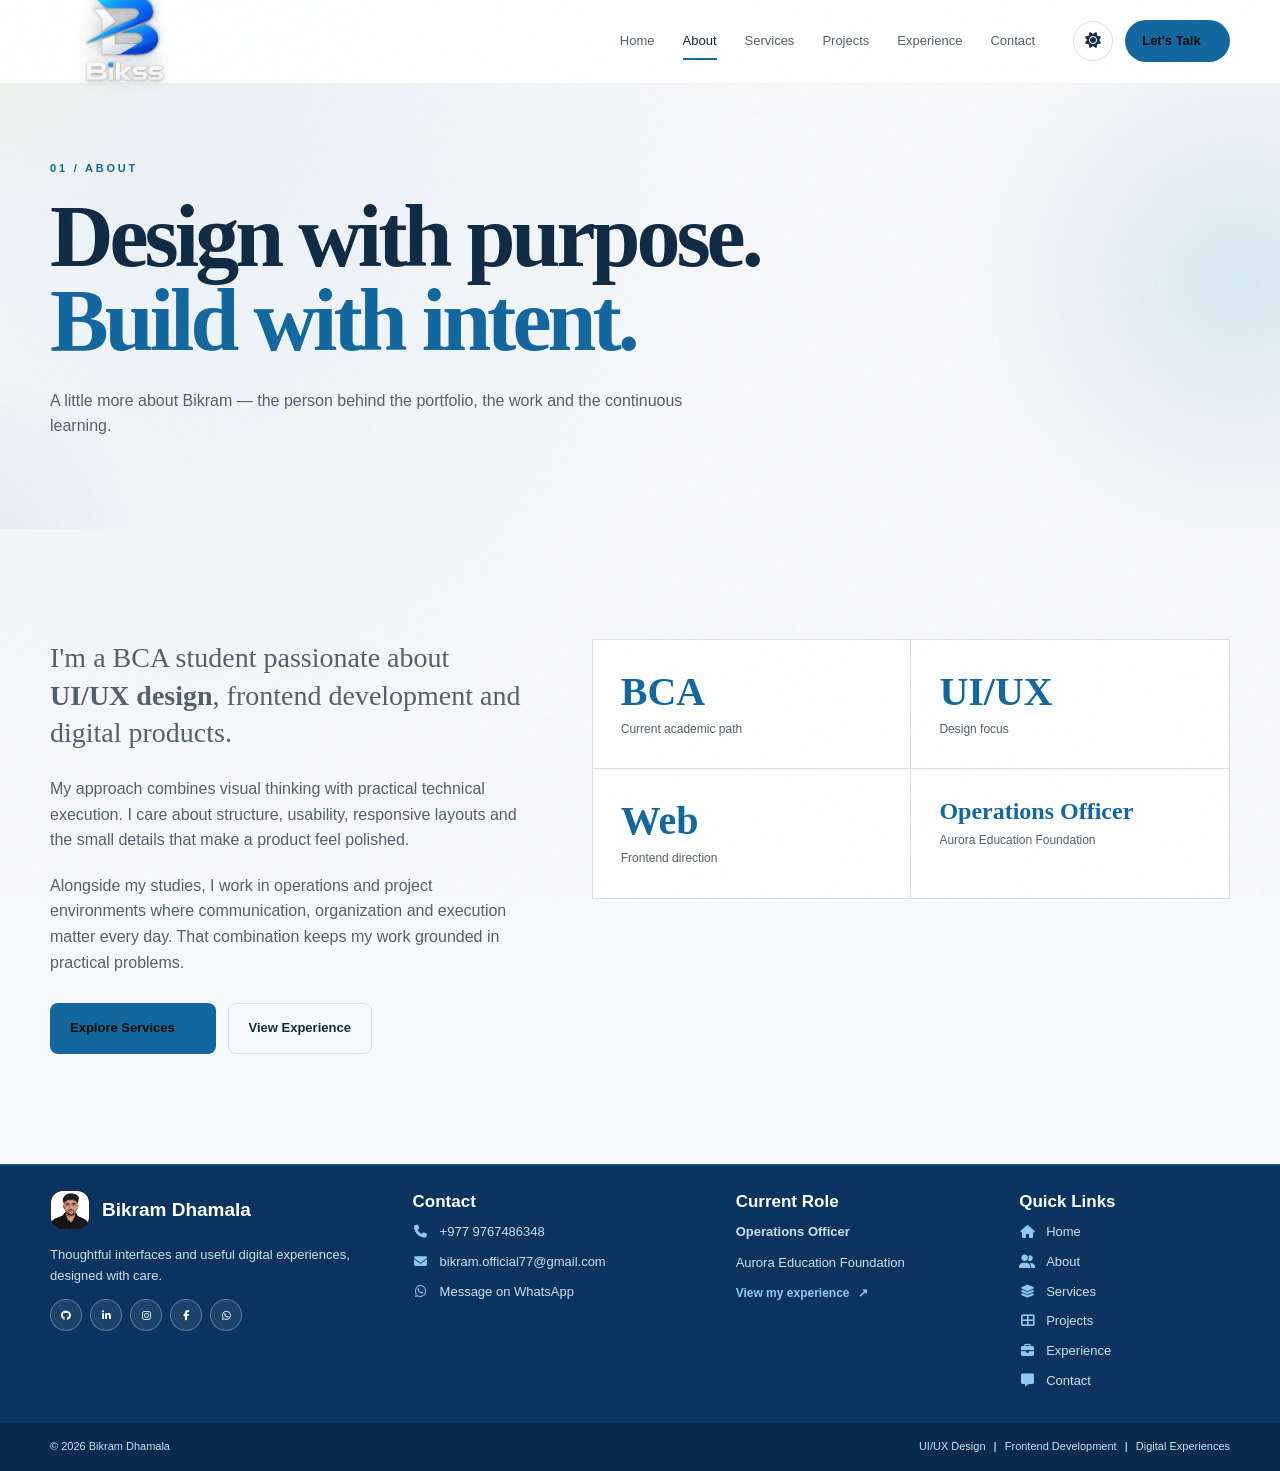
<file: about.html>
<!DOCTYPE html>
<html lang="en">
<head>
  <meta charset="UTF-8">
  <meta name="viewport" content="width=device-width, initial-scale=1.0">
  <meta name="description" content="About — Bikram Dhamala">
  <meta name="author" content="Bikram Dhamala">
  <title>About — Bikram Dhamala</title>
  <meta property="og:type" content="website">
  <meta property="og:title" content="About — Bikram Dhamala">
  <meta property="og:description" content="Learn about Bikram Dhamala, UI/UX designer and frontend developer.">
  <meta property="og:url" content="https://bikramdhamala.com.np/about.html">
  <meta property="og:image" content="https://bikramdhamala.com.np/biki.jpeg">
  <meta name="twitter:card" content="summary_large_image">
  
<style>

:root{
  --bg:#08090c; --surface:#101217; --surface2:#15171e;
  --text:#f5f5f7; --muted:#9a9da8; --line:rgba(255,255,255,.09);
  --accent:#c7ff43; --accent2:#7dffb2;
  --shadow:0 25px 80px rgba(0,0,0,.35);
}
body.light{
  --bg:#f5f5f0; --surface:#fff; --surface2:#ecece7;
  --text:#111217; --muted:#62656d; --line:rgba(0,0,0,.09);
  --accent:#4f7000; --accent2:#2f7a55;
  --shadow:0 25px 70px rgba(0,0,0,.12);
}
*{margin:0;padding:0;box-sizing:border-box}
html{scroll-behavior:smooth}
body{font-family:"DM Sans",sans-serif;background:var(--bg);color:var(--text);line-height:1.6;overflow-x:hidden}
a{color:inherit;text-decoration:none}
button,input,textarea{font:inherit}
img{max-width:100%}
.container{width:min(1180px,calc(100% - 48px));margin:auto}
.noise{position:fixed;inset:0;pointer-events:none;z-index:100;opacity:.035;background-image:url("data:image/svg+xml,%3Csvg viewBox='0 0 180 180' xmlns='http://www.w3.org/2000/svg'%3E%3Cfilter id='n'%3E%3CfeTurbulence type='fractalNoise' baseFrequency='.8' numOctaves='4' stitchTiles='stitch'/%3E%3C/filter%3E%3Crect width='100%25' height='100%25' filter='url(%23n)' opacity='.7'/%3E%3C/svg%3E")}
.cursor-glow{position:fixed;width:420px;height:420px;border-radius:50%;background:radial-gradient(circle,rgba(199,255,67,.09),transparent 65%);transform:translate(-50%,-50%);pointer-events:none;z-index:0}
.header{position:fixed;top:0;left:0;width:100%;z-index:50;background:rgba(8,9,12,.72);backdrop-filter:blur(18px);border-bottom:1px solid transparent;transition:.3s}
body.light .header{background:rgba(245,245,240,.9)}
.header.scrolled{border-color:var(--line)}
.navbar{height:82px;display:flex;align-items:center;justify-content:space-between}
.logo{font:700 24px "Space Grotesk";letter-spacing:-1px}
.logo span{display:inline-grid;place-items:center;width:35px;height:35px;border:1px solid var(--accent);border-radius:50%;color:var(--accent);margin-right:2px}
.logo em{color:var(--accent);font-style:normal}
.nav-menu{display:flex;gap:28px;margin-left:auto;margin-right:38px}
.nav-link{font-size:13px;color:var(--muted);position:relative;transition:.25s}
.nav-link:hover,.nav-link.active{color:var(--text)}
.nav-link.active:after{content:"";position:absolute;left:0;right:0;bottom:-9px;height:2px;background:var(--accent)}
.nav-actions{display:flex;align-items:center;gap:12px}
.theme-btn,.menu-btn{border:1px solid var(--line);background:var(--surface);color:var(--text);width:40px;height:40px;border-radius:50%;cursor:pointer}
.nav-cta{font-size:13px;font-weight:700;background:var(--accent);color:#0a0c08;padding:11px 17px;border-radius:99px}
.nav-cta i{margin-left:6px}
.menu-btn{display:none}

.page-hero{position:relative;padding:160px 0 90px;overflow:hidden}
.page-hero::before,.page-hero::after{content:"";position:absolute;border-radius:50%;pointer-events:none}
.page-hero::before{width:560px;height:560px;right:-240px;top:0;background:radial-gradient(circle,rgba(199,255,67,.13),transparent 68%)}
.page-hero::after{width:420px;height:420px;left:-260px;bottom:-250px;background:radial-gradient(circle,rgba(125,255,178,.07),transparent 68%)}
.page-hero-inner{position:relative;z-index:2}
.eyebrow{font-size:11px;letter-spacing:2.8px;color:var(--accent);font-weight:700;margin-bottom:17px}
.page-title{font:700 clamp(48px,7vw,88px)/.96 "Space Grotesk";letter-spacing:-4px;max-width:850px}
.page-title span{color:var(--accent)}
.page-lead{margin-top:24px;max-width:650px;color:var(--muted);font-size:16px}
.section{padding:110px 0}
.section-head{display:flex;justify-content:space-between;align-items:end;gap:50px;margin-bottom:55px}
.section-head.center{display:block;text-align:center}
.section-head h2{font:700 clamp(38px,5vw,65px)/1.03 "Space Grotesk";letter-spacing:-2.5px}
.section-head h2 span{color:var(--accent)}
.section-intro{max-width:390px;color:var(--muted);font-size:15px}
.btn{display:inline-flex;align-items:center;gap:10px;padding:14px 20px;border-radius:8px;font-weight:700;font-size:13px;transition:.3s}
.btn.primary{background:var(--accent);color:#0a0c08}
.btn.primary:hover{transform:translateY(-3px);box-shadow:0 12px 30px rgba(199,255,67,.18)}
.btn.ghost{border:1px solid var(--line);background:rgba(255,255,255,.02)}
.btn.ghost:hover{border-color:var(--accent);color:var(--accent)}
.btn-row{display:flex;gap:12px;flex-wrap:wrap;margin-top:28px}

.home-hero{min-height:100vh;position:relative;display:grid;align-items:center;padding:130px 0 90px;overflow:hidden}
.home-grid{display:grid;grid-template-columns:1.08fr .92fr;align-items:center;gap:50px;position:relative;z-index:2}
.home-hero h1{font:700 clamp(48px,6.3vw,86px)/.98 "Space Grotesk";letter-spacing:-4px}
.hero-name{display:inline-block;color:var(--text);font-size:1.12em;letter-spacing:-5px;margin-bottom:5px}
.home-role{font:600 21px "Space Grotesk";margin:26px 0 12px;color:#d9dbe0}
body.light .home-role{color:#363941}
.home-description{max-width:610px;color:var(--muted);font-size:16px}
.hero-actions{display:flex;gap:12px;margin:30px 0}
.hero-socials{display:flex;align-items:center;gap:14px;color:var(--muted)}
.hero-socials a{width:36px;height:36px;display:grid;place-items:center;border:1px solid var(--line);border-radius:50%;transition:.25s}
.hero-socials a:hover{color:var(--accent);border-color:var(--accent);transform:translateY(-2px)}
.social-line{width:45px;height:1px;background:var(--line)}
.hero-socials small{font-size:11px}
.brand-strip{display:flex;flex-wrap:wrap;align-items:center;gap:10px;margin-top:24px}
.brand-item{display:inline-flex;align-items:center;gap:8px;padding:7px 10px;border:1px solid var(--line);background:rgba(255,255,255,.02);border-radius:8px;color:var(--muted);font-size:10px;transition:.25s}
.brand-item:hover{border-color:var(--accent);color:var(--text);transform:translateY(-2px)}
.brand-item img{width:20px;height:20px;object-fit:contain;border-radius:4px;background:#fff;padding:2px}
.brand-monogram{width:20px;height:20px;display:grid;place-items:center;border-radius:4px;background:var(--accent);color:#0a0c08;font:700 8px "Space Grotesk"}

.visual-frame{width:min(470px,100%);aspect-ratio:4/5;position:relative;border:1px solid var(--line);background:var(--surface);box-shadow:var(--shadow);overflow:hidden}
.photo-carousel{position:absolute;inset:0;overflow:hidden;background:#0b0d11}
.photo-slides{width:100%;height:100%;position:relative}
.photo-slide{position:absolute;inset:0;opacity:0;visibility:hidden;transform:scale(1.035);transition:opacity .55s ease,transform .75s ease,visibility .55s;background:#0b0d11}
.photo-slide.active{opacity:1;visibility:visible;transform:scale(1)}
.photo-slide img{width:100%;height:100%;display:block;object-fit:cover;object-position:center}
.photo-slide::after{content:"";position:absolute;inset:0;background:linear-gradient(180deg,rgba(0,0,0,.04),rgba(0,0,0,.18) 55%,rgba(0,0,0,.3));pointer-events:none}
.home-caption{position:absolute;left:20px;bottom:18px;z-index:3;padding:7px 10px;border:1px solid rgba(255,255,255,.13);background:rgba(8,9,12,.58);backdrop-filter:blur(9px);color:#e4e7ed;border-radius:6px;font-size:9px;letter-spacing:1.2px}

.cards-grid{display:grid;grid-template-columns:repeat(2,1fr);gap:14px}
.mini-card{padding:28px;background:var(--surface);border:1px solid var(--line);position:relative;transition:.35s}
.mini-card:hover{transform:translateY(-6px);border-color:rgba(199,255,67,.35)}
.mini-card span{position:absolute;right:20px;top:18px;color:#666a74;font:600 11px "Space Grotesk"}
.mini-card i{font-size:20px;color:var(--accent);margin-bottom:28px}
.mini-card h3{font:600 18px "Space Grotesk";margin-bottom:7px}
.mini-card p{font-size:12px;color:var(--muted)}

.split{display:grid;grid-template-columns:.85fr 1.15fr;gap:70px;align-items:start}
.big-copy{font:500 28px/1.35 "Space Grotesk";margin-bottom:24px}
.copy p{color:var(--muted);max-width:600px}
.stat-grid{display:grid;grid-template-columns:repeat(2,1fr);gap:1px;background:var(--line);border:1px solid var(--line)}
.stat{background:var(--surface);padding:28px}
.stat strong{display:block;font:700 40px "Space Grotesk";color:var(--accent)}
.stat span{color:var(--muted);font-size:12px}

.skill-grid{display:grid;grid-template-columns:repeat(2,1fr);gap:1px;background:var(--line);border:1px solid var(--line)}
.skill{background:var(--surface);padding:25px;display:grid;grid-template-columns:auto 1fr auto;gap:17px;align-items:center;transition:.25s}
.skill:hover{background:var(--surface2)}
.skill-icon{width:45px;height:45px;display:grid;place-items:center;border:1px solid var(--line);border-radius:10px;font-size:21px;color:var(--accent)}
.skill h3{font:600 16px "Space Grotesk"}
.skill p{font-size:11px;color:var(--muted)}
.skill strong{font:600 11px "Space Grotesk";color:var(--muted)}
.skill-note{margin-top:22px;color:var(--muted);font-size:12px}

.project-feature{display:grid;grid-template-columns:1.35fr .65fr;gap:0;background:var(--surface);border:1px solid var(--line);overflow:hidden}
.project-art{min-height:480px;position:relative;background:radial-gradient(circle at 50% 50%,rgba(199,255,67,.09),transparent 55%),#0d0f13;display:grid;place-items:center;padding:45px}
.art-window{width:100%;box-shadow:0 30px 70px #0008;border:1px solid #ffffff14;background:#12151b;transform:perspective(900px) rotateY(-8deg) rotateX(3deg);transition:.5s}
.project-art:hover .art-window{transform:perspective(900px) rotateY(0) rotateX(0) translateY(-5px)}
.window-bar{height:36px;border-bottom:1px solid #ffffff10;display:flex;align-items:center;gap:5px;padding:0 12px;color:#737985;font-size:8px}
.window-bar span{width:6px;height:6px;border-radius:50%;background:#555}
.window-bar b{margin-left:auto;font:600 8px "Space Grotesk";letter-spacing:1px}
.dashboard{display:grid;grid-template-columns:52px 1fr;height:280px}
.dashboard aside{border-right:1px solid #ffffff0d;display:flex;flex-direction:column;align-items:center;padding:17px 0;gap:22px}
.dashboard aside strong{color:var(--accent);font:700 18px "Space Grotesk"}
.dashboard aside i{width:14px;height:14px;border:1px solid #ffffff1a;border-radius:4px}
.dash-main{padding:30px}
.dash-main small{font-size:7px;color:#737985;letter-spacing:1.5px}
.dash-main h3{font:600 24px "Space Grotesk";margin:4px 0 20px}
.dash-cards{display:grid;grid-template-columns:repeat(3,1fr);gap:9px}
.dash-cards div{height:55px;background:linear-gradient(135deg,#1c2028,#15181e);border:1px solid #ffffff0b}
.dash-chart{height:95px;margin-top:12px;border:1px solid #ffffff0b;display:flex;align-items:end;justify-content:space-around;padding:14px}
.dash-chart span{width:9%;background:var(--accent);opacity:.65;border-radius:3px 3px 0 0}
.dash-chart span:nth-child(1){height:35%}.dash-chart span:nth-child(2){height:52%}.dash-chart span:nth-child(3){height:44%}.dash-chart span:nth-child(4){height:75%}.dash-chart span:nth-child(5){height:60%}.dash-chart span:nth-child(6){height:90%}.dash-chart span:nth-child(7){height:72%}
.project-index{position:absolute;left:25px;top:22px;color:var(--accent);font:700 12px "Space Grotesk"}
.project-info{padding:55px 45px;display:flex;flex-direction:column;justify-content:center}
.project-type{color:var(--accent);font-size:10px;letter-spacing:2px;font-weight:700}
.project-info h3{font:700 39px "Space Grotesk";margin:12px 0}
.project-info>p:not(.project-type){color:var(--muted);font-size:14px}
.tags{display:flex;flex-wrap:wrap;gap:7px;margin:24px 0}
.tags span{border:1px solid var(--line);padding:6px 9px;font-size:9px;color:var(--muted)}
.project-link{font-size:12px;font-weight:700;display:inline-flex;gap:9px;align-items:center}
.project-link i{color:var(--accent)}

.timeline{max-width:900px;margin:auto;border-left:1px solid var(--line)}
.timeline-item{display:grid;grid-template-columns:125px 20px 1fr;gap:20px;padding:0 0 65px;position:relative}
.timeline-item:last-child{padding-bottom:0}
.time{font:600 10px "Space Grotesk";color:var(--muted);letter-spacing:1px;text-align:right}
.timeline-dot{width:9px;height:9px;background:var(--accent);border-radius:50%;box-shadow:0 0 0 6px var(--bg);margin-top:5px}
.timeline-item h3{font:600 21px "Space Grotesk";margin-bottom:8px}
.timeline-item>div:last-child>p:last-child{font-size:13px;color:var(--muted);max-width:590px}

.contact-layout{display:grid;grid-template-columns:.8fr 1.2fr;gap:65px}
.contact-card{background:var(--surface);border:1px solid var(--line);padding:35px}
.contact-card h3{font:600 21px "Space Grotesk";margin-bottom:16px}
.contact-card p{color:var(--muted);font-size:13px}
.contact-list{display:grid;gap:16px;margin-top:26px}
.contact-item{display:flex;gap:13px;align-items:flex-start}
.contact-item i{color:var(--accent);margin-top:3px}
.contact-item b{font:600 12px "Space Grotesk";display:block;margin-bottom:3px}
.contact-item span{font-size:12px;color:var(--muted)}
.form-grid{display:grid;grid-template-columns:1fr 1fr;gap:14px}
.field{display:flex;flex-direction:column;gap:7px}
.field.full{grid-column:1/-1}
.field label{font-size:10px;letter-spacing:1.4px;color:var(--muted);text-transform:uppercase}
.field input,.field textarea{width:100%;background:var(--bg);color:var(--text);border:1px solid var(--line);padding:13px 14px;border-radius:7px;outline:none}
.field input:focus,.field textarea:focus{border-color:var(--accent)}
.field textarea{min-height:150px;resize:vertical}
.form-note{margin-top:12px;color:var(--muted);font-size:10px}

footer{border-top:1px solid var(--line);padding:25px 0;color:var(--muted);font-size:10px}
.footer-inner{display:flex;justify-content:space-between;gap:20px;align-items:center}

.reveal{opacity:0;transform:translateY(25px);transition:opacity .8s ease,transform .8s ease}
.reveal.visible{opacity:1;transform:none}

@media(max-width:900px){
  .nav-menu{position:fixed;top:82px;left:0;right:0;background:var(--bg);border-bottom:1px solid var(--line);display:none;flex-direction:column;padding:25px 24px;gap:20px}
  .nav-menu.open{display:flex}
  .menu-btn{display:block}.nav-cta{display:none}
  .home-grid,.split,.project-feature,.contact-layout{grid-template-columns:1fr}
  .home-hero{padding-top:125px}
  .hero-visual{margin-top:25px}
  .visual-frame{max-width:440px}
  .section-head{align-items:start;flex-direction:column;gap:20px}
  .project-art{min-height:390px}
  .project-info{padding:40px}
}
@media(max-width:600px){
  .container{width:min(100% - 30px,1180px)}
  .navbar{height:72px}.nav-menu{top:72px}
  .home-hero{padding:110px 0 75px}
  .home-hero h1{font-size:47px;letter-spacing:-2.5px}
  .hero-name{letter-spacing:-3px}
  .home-description{font-size:14px}
  .hero-actions{flex-direction:column;align-items:stretch}
  .hero-actions .btn{justify-content:center}
  .hero-socials small,.social-line{display:none}
  .section,.page-hero{padding:90px 0}
  .section-head{margin-bottom:40px}
  .cards-grid,.skill-grid,.form-grid,.stat-grid{grid-template-columns:1fr}
  .page-title{letter-spacing:-2.5px;font-size:47px}
  .project-art{padding:20px;min-height:300px}
  .dashboard{height:210px}.dash-main{padding:20px}.dash-main h3{font-size:18px}
  .project-info{padding:30px 24px}.project-info h3{font-size:33px}
  .timeline-item{grid-template-columns:75px 12px 1fr;gap:12px}
  .timeline-item h3{font-size:17px}
  .contact-card{padding:25px}
  .footer-inner{flex-direction:column;align-items:flex-start}
}
.icon-fallback{font-size:11px;font-weight:700;letter-spacing:-.3px;color:var(--accent)}
</style><link rel="stylesheet" href="site-enhancements.css"><link rel="icon" href="favicon.jpg" type="image/jpeg"></head>
<body id="top" data-page="about" class="light">
  <div class="noise"></div>
  <div class="cursor-glow"></div>
  
<header class="header" id="header">
  <nav class="navbar container">
    <a href="index.html" class="logo" aria-label="Bikram Dhamala home"><img src="logo.png" alt="Bikram Dhamala" width="150"></a>
    <div class="nav-menu" id="navMenu">
      <a href="index.html" class="nav-link" data-page="home">Home</a>
      <a href="about.html" class="nav-link" data-page="about">About</a>
      <a href="services.html" class="nav-link" data-page="services">Services</a>
      <a href="projects.html" class="nav-link" data-page="projects">Projects</a>
      <a href="experience.html" class="nav-link" data-page="experience">Experience</a>
      <a href="contact.html" class="nav-link" data-page="contact">Contact</a>
    </div>
    <div class="nav-actions">
      <button class="theme-btn" id="themeBtn" aria-label="Toggle theme"><span class="icon-fallback">◐</span></button>
      <a href="contact.html" class="nav-cta">Let's Talk <span class="icon-fallback">↗</span></a>
      <button class="menu-btn" id="menuBtn" aria-label="Open menu"><span class="icon-fallback">☰</span></button>
    </div>
  </nav>
</header>

  <main>
    
<section class="page-hero">
  <div class="container page-hero-inner reveal">
    <p class="eyebrow">01 / ABOUT</p>
    <h1 class="page-title">Design with purpose.<br><span>Build with intent.</span></h1>
    <p class="page-lead">A little more about Bikram — the person behind the portfolio, the work and the continuous learning.</p>
  </div>
</section>
<section class="section">
  <div class="container split">
    <div class="copy reveal">
      <p class="big-copy">I'm a BCA student passionate about <strong>UI/UX design</strong>, frontend development and digital products.</p>
      <p>My approach combines visual thinking with practical technical execution. I care about structure, usability, responsive layouts and the small details that make a product feel polished.</p>
      <p style="margin-top:20px">Alongside my studies, I work in operations and project environments where communication, organization and execution matter every day. That combination keeps my work grounded in practical problems.</p>
      <div class="btn-row">
        <a href="services.html" class="btn primary">Explore Services <span class="icon-fallback">→</span></a>
        <a href="experience.html" class="btn ghost">View Experience</a>
      </div>
    </div>
    <div class="stat-grid reveal">
      <div class="stat"><strong>BCA</strong><span>Current academic path</span></div>
      <div class="stat"><strong>UI/UX</strong><span>Design focus</span></div>
      <div class="stat"><strong>Web</strong><span>Frontend direction</span></div>
      <div class="stat"><strong class="stat-role">Operations Officer</strong><span>Aurora Education Foundation</span></div>
    </div>
  </div>
</section>

  </main>
  
<footer>
  <div class="container footer-inner">
    <span>© <span id="year"></span> Bikram Dhamala</span>
    <span>Designed & built with curiosity.</span>
    <a href="#top">Back to top ↑</a>
  </div>
</footer>

  
<script>
const body = document.body;
const header = document.getElementById("header");
const menuBtn = document.getElementById("menuBtn");
const navMenu = document.getElementById("navMenu");
const themeBtn = document.getElementById("themeBtn");

if (menuBtn && navMenu) {
  menuBtn.addEventListener("click", () => {
    navMenu.classList.toggle("open");
    menuBtn.innerHTML = navMenu.classList.contains("open")
      ? '<i class="fa-solid fa-xmark"></i>'
      : '<i class="fa-solid fa-bars"></i>';
  });
}
document.querySelectorAll(".nav-link").forEach(link => {
  link.addEventListener("click", () => {
    navMenu?.classList.remove("open");
    if (menuBtn) menuBtn.innerHTML = '<i class="fa-solid fa-bars"></i>';
  });
});

window.addEventListener("scroll", () => {
  header?.classList.toggle("scrolled", window.scrollY > 20);
});

const savedTheme = localStorage.getItem("portfolio-theme");
if (savedTheme !== "dark") {
  body.classList.add("light");
  if (themeBtn) themeBtn.innerHTML = '<i class="fa-solid fa-sun"></i>';
} else {
  body.classList.remove("light");
  if (themeBtn) themeBtn.innerHTML = '<i class="fa-solid fa-moon"></i>';
}
themeBtn?.addEventListener("click", () => {
  body.classList.toggle("light");
  const light = body.classList.contains("light");
  localStorage.setItem("portfolio-theme", light ? "light" : "dark");
  themeBtn.innerHTML = light
    ? '<i class="fa-solid fa-sun"></i>'
    : '<i class="fa-solid fa-moon"></i>';
});

document.getElementById("year")?.replaceChildren(String(new Date().getFullYear()));

const observer = new IntersectionObserver(entries => {
  entries.forEach(entry => {
    if (entry.isIntersecting) entry.target.classList.add("visible");
  });
}, {threshold:.12});
document.querySelectorAll(".reveal").forEach(el => observer.observe(el));

const page = body.dataset.page;
document.querySelectorAll(".nav-link").forEach(link => {
  link.classList.toggle("active", link.dataset.page === page);
});

/* Home hero photo rotation: every 3 seconds. */
const photoSlides = [...document.querySelectorAll(".photo-slide")];
if (photoSlides.length) {
  let photoIndex = 0;
  function showPhoto(index) {
    photoIndex = (index + photoSlides.length) % photoSlides.length;
    photoSlides.forEach((slide, i) => {
      slide.classList.toggle("active", i === photoIndex);
    });
  }
  showPhoto(0);
  setInterval(() => showPhoto(photoIndex + 1), 3000);
}
</script><script src="site-enhancements.js"></script></body>
</html>
</file>
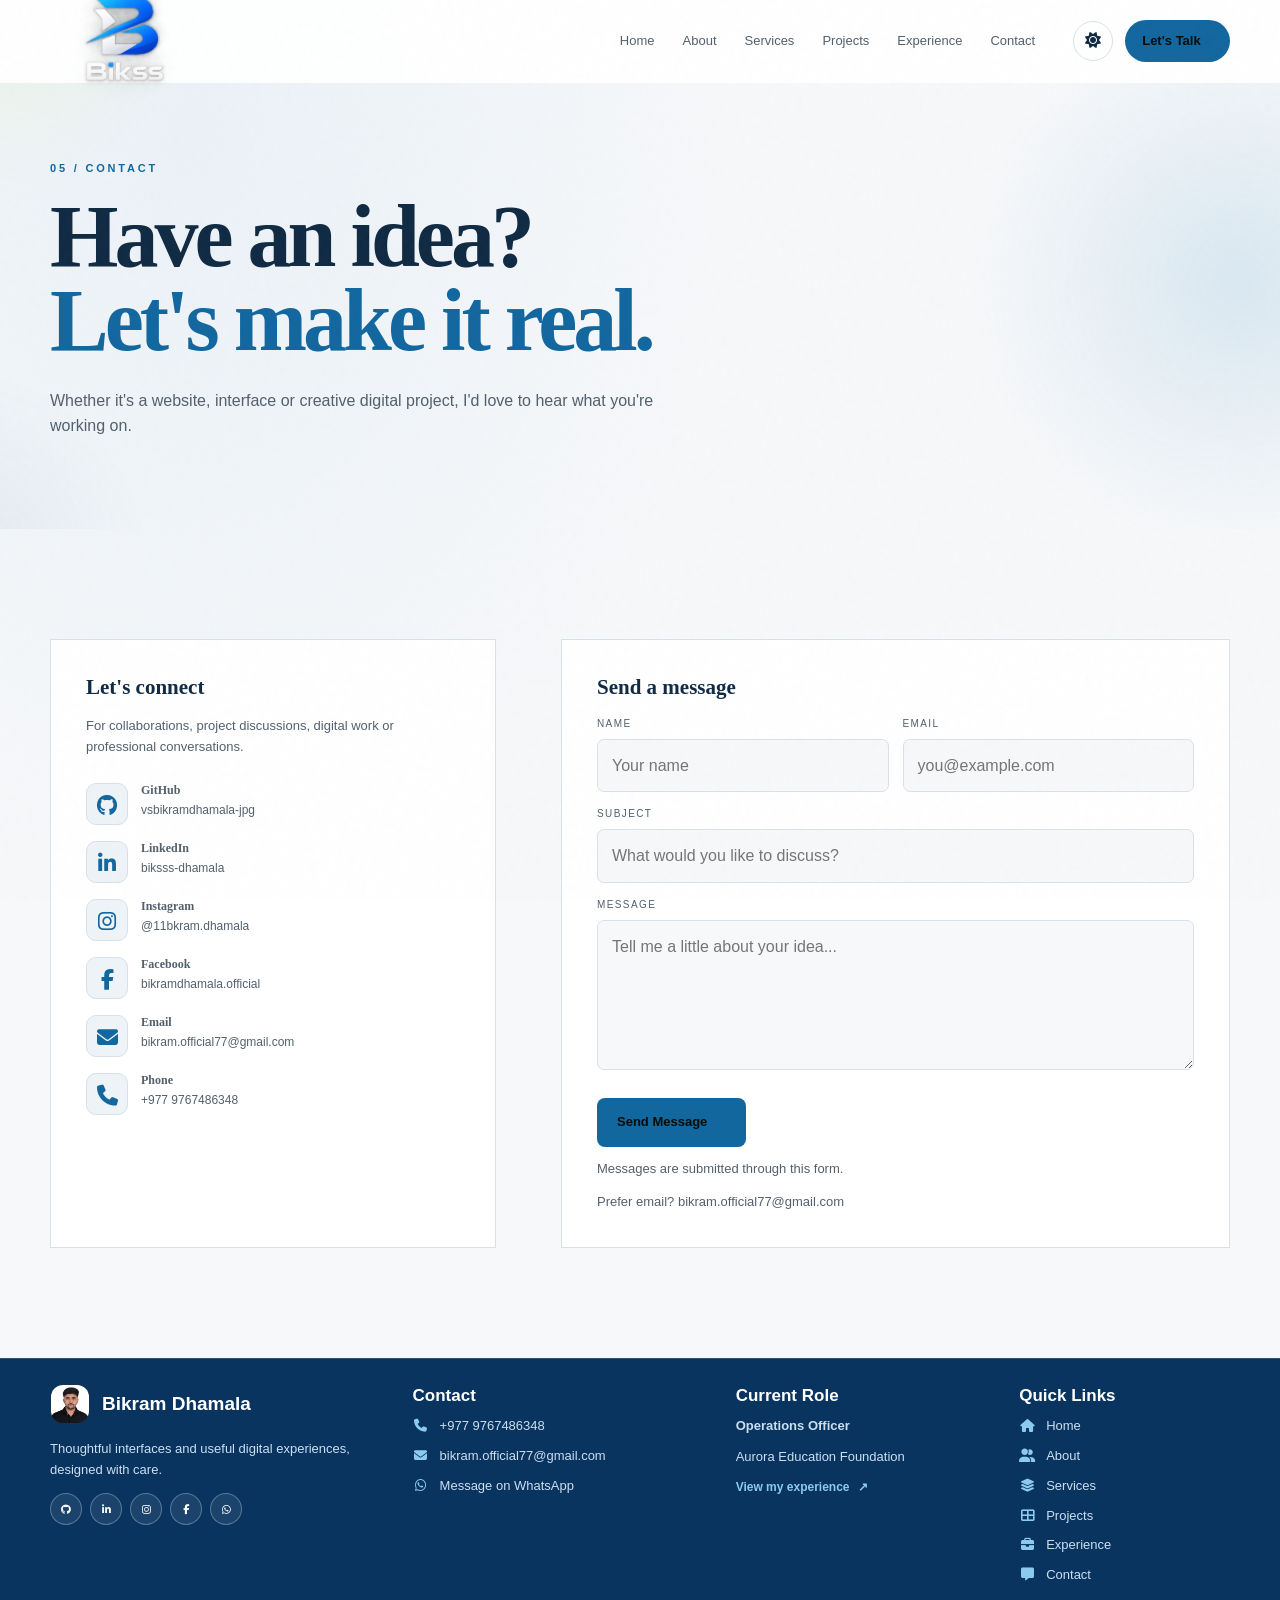
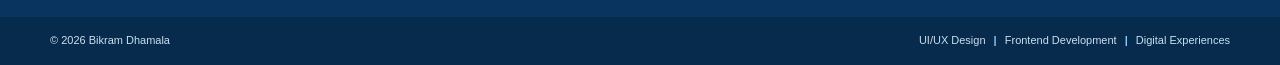
<file: contact.html>
<!DOCTYPE html>
<html lang="en">
<head>
  <meta charset="UTF-8">
  <meta name="viewport" content="width=device-width, initial-scale=1.0">
  <meta name="description" content="Contact — Bikram Dhamala">
  <meta name="author" content="Bikram Dhamala">
  <title>Contact — Bikram Dhamala</title>
  <meta property="og:type" content="website">
  <meta property="og:title" content="Contact — Bikram Dhamala">
  <meta property="og:description" content="Contact Bikram Dhamala about design, frontend development, and collaborations.">
  <meta property="og:url" content="https://bikramdhamala.com.np/contact.html">
  <meta property="og:image" content="https://bikramdhamala.com.np/biki.jpeg">
  <meta name="twitter:card" content="summary_large_image">
  
<style>

:root{
  --bg:#08090c; --surface:#101217; --surface2:#15171e;
  --text:#f5f5f7; --muted:#9a9da8; --line:rgba(255,255,255,.09);
  --accent:#c7ff43; --accent2:#7dffb2;
  --shadow:0 25px 80px rgba(0,0,0,.35);
}
body.light{
  --bg:#f5f5f0; --surface:#fff; --surface2:#ecece7;
  --text:#111217; --muted:#62656d; --line:rgba(0,0,0,.09);
  --accent:#4f7000; --accent2:#2f7a55;
  --shadow:0 25px 70px rgba(0,0,0,.12);
}
*{margin:0;padding:0;box-sizing:border-box}
html{scroll-behavior:smooth}
body{font-family:"DM Sans",sans-serif;background:var(--bg);color:var(--text);line-height:1.6;overflow-x:hidden}
a{color:inherit;text-decoration:none}
button,input,textarea{font:inherit}
img{max-width:100%}
.container{width:min(1180px,calc(100% - 48px));margin:auto}
.noise{position:fixed;inset:0;pointer-events:none;z-index:100;opacity:.035;background-image:url("data:image/svg+xml,%3Csvg viewBox='0 0 180 180' xmlns='http://www.w3.org/2000/svg'%3E%3Cfilter id='n'%3E%3CfeTurbulence type='fractalNoise' baseFrequency='.8' numOctaves='4' stitchTiles='stitch'/%3E%3C/filter%3E%3Crect width='100%25' height='100%25' filter='url(%23n)' opacity='.7'/%3E%3C/svg%3E")}
.cursor-glow{position:fixed;width:420px;height:420px;border-radius:50%;background:radial-gradient(circle,rgba(199,255,67,.09),transparent 65%);transform:translate(-50%,-50%);pointer-events:none;z-index:0}
.header{position:fixed;top:0;left:0;width:100%;z-index:50;background:rgba(8,9,12,.72);backdrop-filter:blur(18px);border-bottom:1px solid transparent;transition:.3s}
body.light .header{background:rgba(245,245,240,.9)}
.header.scrolled{border-color:var(--line)}
.navbar{height:82px;display:flex;align-items:center;justify-content:space-between}
.logo{font:700 24px "Space Grotesk";letter-spacing:-1px}
.logo span{display:inline-grid;place-items:center;width:35px;height:35px;border:1px solid var(--accent);border-radius:50%;color:var(--accent);margin-right:2px}
.logo em{color:var(--accent);font-style:normal}
.nav-menu{display:flex;gap:28px;margin-left:auto;margin-right:38px}
.nav-link{font-size:13px;color:var(--muted);position:relative;transition:.25s}
.nav-link:hover,.nav-link.active{color:var(--text)}
.nav-link.active:after{content:"";position:absolute;left:0;right:0;bottom:-9px;height:2px;background:var(--accent)}
.nav-actions{display:flex;align-items:center;gap:12px}
.theme-btn,.menu-btn{border:1px solid var(--line);background:var(--surface);color:var(--text);width:40px;height:40px;border-radius:50%;cursor:pointer}
.nav-cta{font-size:13px;font-weight:700;background:var(--accent);color:#0a0c08;padding:11px 17px;border-radius:99px}
.nav-cta i{margin-left:6px}
.menu-btn{display:none}

.page-hero{position:relative;padding:160px 0 90px;overflow:hidden}
.page-hero::before,.page-hero::after{content:"";position:absolute;border-radius:50%;pointer-events:none}
.page-hero::before{width:560px;height:560px;right:-240px;top:0;background:radial-gradient(circle,rgba(199,255,67,.13),transparent 68%)}
.page-hero::after{width:420px;height:420px;left:-260px;bottom:-250px;background:radial-gradient(circle,rgba(125,255,178,.07),transparent 68%)}
.page-hero-inner{position:relative;z-index:2}
.eyebrow{font-size:11px;letter-spacing:2.8px;color:var(--accent);font-weight:700;margin-bottom:17px}
.page-title{font:700 clamp(48px,7vw,88px)/.96 "Space Grotesk";letter-spacing:-4px;max-width:850px}
.page-title span{color:var(--accent)}
.page-lead{margin-top:24px;max-width:650px;color:var(--muted);font-size:16px}
.section{padding:110px 0}
.section-head{display:flex;justify-content:space-between;align-items:end;gap:50px;margin-bottom:55px}
.section-head.center{display:block;text-align:center}
.section-head h2{font:700 clamp(38px,5vw,65px)/1.03 "Space Grotesk";letter-spacing:-2.5px}
.section-head h2 span{color:var(--accent)}
.section-intro{max-width:390px;color:var(--muted);font-size:15px}
.btn{display:inline-flex;align-items:center;gap:10px;padding:14px 20px;border-radius:8px;font-weight:700;font-size:13px;transition:.3s;border:none;cursor:pointer}
.btn.primary{background:var(--accent);color:#0a0c08}
.btn.primary:hover{transform:translateY(-3px);box-shadow:0 12px 30px rgba(199,255,67,.18)}
.btn.ghost{border:1px solid var(--line);background:rgba(255,255,255,.02)}
.btn.ghost:hover{border-color:var(--accent);color:var(--accent)}
.btn-row{display:flex;gap:12px;flex-wrap:wrap;margin-top:28px}

.home-hero{min-height:100vh;position:relative;display:grid;align-items:center;padding:130px 0 90px;overflow:hidden}
.home-grid{display:grid;grid-template-columns:1.08fr .92fr;align-items:center;gap:50px;position:relative;z-index:2}
.home-hero h1{font:700 clamp(48px,6.3vw,86px)/.98 "Space Grotesk";letter-spacing:-4px}
.hero-name{display:inline-block;color:var(--text);font-size:1.12em;letter-spacing:-5px;margin-bottom:5px}
.home-role{font:600 21px "Space Grotesk";margin:26px 0 12px;color:#d9dbe0}
body.light .home-role{color:#363941}
.home-description{max-width:610px;color:var(--muted);font-size:16px}
.hero-actions{display:flex;gap:12px;margin:30px 0}
.hero-socials{display:flex;align-items:center;gap:14px;color:var(--muted)}
.hero-socials a{width:36px;height:36px;display:grid;place-items:center;border:1px solid var(--line);border-radius:50%;transition:.25s}
.hero-socials a:hover{color:var(--accent);border-color:var(--accent);transform:translateY(-2px)}
.social-line{width:45px;height:1px;background:var(--line)}
.hero-socials small{font-size:11px}
.brand-strip{display:flex;flex-wrap:wrap;align-items:center;gap:10px;margin-top:24px}
.brand-item{display:inline-flex;align-items:center;gap:8px;padding:7px 10px;border:1px solid var(--line);background:rgba(255,255,255,.02);border-radius:8px;color:var(--muted);font-size:10px;transition:.25s}
.brand-item:hover{border-color:var(--accent);color:var(--text);transform:translateY(-2px)}
.brand-item img{width:20px;height:20px;object-fit:contain;border-radius:4px;background:#fff;padding:2px}
.brand-monogram{width:20px;height:20px;display:grid;place-items:center;border-radius:4px;background:var(--accent);color:#0a0c08;font:700 8px "Space Grotesk"}

.visual-frame{width:min(470px,100%);aspect-ratio:4/5;position:relative;border:1px solid var(--line);background:var(--surface);box-shadow:var(--shadow);overflow:hidden}
.photo-carousel{position:absolute;inset:0;overflow:hidden;background:#0b0d11}
.photo-slides{width:100%;height:100%;position:relative}
.photo-slide{position:absolute;inset:0;opacity:0;visibility:hidden;transform:scale(1.035);transition:opacity .55s ease,transform .75s ease,visibility .55s;background:#0b0d11}
.photo-slide.active{opacity:1;visibility:visible;transform:scale(1)}
.photo-slide img{width:100%;height:100%;display:block;object-fit:cover;object-position:center}
.photo-slide::after{content:"";position:absolute;inset:0;background:linear-gradient(180deg,rgba(0,0,0,.04),rgba(0,0,0,.18) 55%,rgba(0,0,0,.3));pointer-events:none}
.home-caption{position:absolute;left:20px;bottom:18px;z-index:3;padding:7px 10px;border:1px solid rgba(255,255,255,.13);background:rgba(8,9,12,.58);backdrop-filter:blur(9px);color:#e4e7ed;border-radius:6px;font-size:9px;letter-spacing:1.2px}

.cards-grid{display:grid;grid-template-columns:repeat(2,1fr);gap:14px}
.mini-card{padding:28px;background:var(--surface);border:1px solid var(--line);position:relative;transition:.35s}
.mini-card:hover{transform:translateY(-6px);border-color:rgba(199,255,67,.35)}
.mini-card span{position:absolute;right:20px;top:18px;color:#666a74;font:600 11px "Space Grotesk"}
.mini-card i{font-size:20px;color:var(--accent);margin-bottom:28px}
.mini-card h3{font:600 18px "Space Grotesk";margin-bottom:7px}
.mini-card p{font-size:12px;color:var(--muted)}

.split{display:grid;grid-template-columns:.85fr 1.15fr;gap:70px;align-items:start}
.big-copy{font:500 28px/1.35 "Space Grotesk";margin-bottom:24px}
.copy p{color:var(--muted);max-width:600px}
.stat-grid{display:grid;grid-template-columns:repeat(2,1fr);gap:1px;background:var(--line);border:1px solid var(--line)}
.stat{background:var(--surface);padding:28px}
.stat strong{display:block;font:700 40px "Space Grotesk";color:var(--accent)}
.stat span{color:var(--muted);font-size:12px}

.skill-grid{display:grid;grid-template-columns:repeat(2,1fr);gap:1px;background:var(--line);border:1px solid var(--line)}
.skill{background:var(--surface);padding:25px;display:grid;grid-template-columns:auto 1fr auto;gap:17px;align-items:center;transition:.25s}
.skill:hover{background:var(--surface2)}
.skill-icon{width:45px;height:45px;display:grid;place-items:center;border:1px solid var(--line);border-radius:10px;font-size:21px;color:var(--accent)}
.skill h3{font:600 16px "Space Grotesk"}
.skill p{font-size:11px;color:var(--muted)}
.skill strong{font:600 11px "Space Grotesk";color:var(--muted)}
.skill-note{margin-top:22px;color:var(--muted);font-size:12px}

.project-feature{display:grid;grid-template-columns:1.35fr .65fr;gap:0;background:var(--surface);border:1px solid var(--line);overflow:hidden}
.project-art{min-height:480px;position:relative;background:radial-gradient(circle at 50% 50%,rgba(199,255,67,.09),transparent 55%),#0d0f13;display:grid;place-items:center;padding:45px}
.art-window{width:100%;box-shadow:0 30px 70px #0008;border:1px solid #ffffff14;background:#12151b;transform:perspective(900px) rotateY(-8deg) rotateX(3deg);transition:.5s}
.project-art:hover .art-window{transform:perspective(900px) rotateY(0) rotateX(0) translateY(-5px)}
.window-bar{height:36px;border-bottom:1px solid #ffffff10;display:flex;align-items:center;gap:5px;padding:0 12px;color:#737985;font-size:8px}
.window-bar span{width:6px;height:6px;border-radius:50%;background:#555}
.window-bar b{margin-left:auto;font:600 8px "Space Grotesk";letter-spacing:1px}
.dashboard{display:grid;grid-template-columns:52px 1fr;height:280px}
.dashboard aside{border-right:1px solid #ffffff0d;display:flex;flex-direction:column;align-items:center;padding:17px 0;gap:22px}
.dashboard aside strong{color:var(--accent);font:700 18px "Space Grotesk"}
.dashboard aside i{width:14px;height:14px;border:1px solid #ffffff1a;border-radius:4px}
.dash-main{padding:30px}
.dash-main small{font-size:7px;color:#737985;letter-spacing:1.5px}
.dash-main h3{font:600 24px "Space Grotesk";margin:4px 0 20px}
.dash-cards{display:grid;grid-template-columns:repeat(3,1fr);gap:9px}
.dash-cards div{height:55px;background:linear-gradient(135deg,#1c2028,#15181e);border:1px solid #ffffff0b}
.dash-chart{height:95px;margin-top:12px;border:1px solid #ffffff0b;display:flex;align-items:end;justify-content:space-around;padding:14px}
.dash-chart span{width:9%;background:var(--accent);opacity:.65;border-radius:3px 3px 0 0}
.dash-chart span:nth-child(1){height:35%}.dash-chart span:nth-child(2){height:52%}.dash-chart span:nth-child(3){height:44%}.dash-chart span:nth-child(4){height:75%}.dash-chart span:nth-child(5){height:60%}.dash-chart span:nth-child(6){height:90%}.dash-chart span:nth-child(7){height:72%}
.project-index{position:absolute;left:25px;top:22px;color:var(--accent);font:700 12px "Space Grotesk"}
.project-info{padding:55px 45px;display:flex;flex-direction:column;justify-content:center}
.project-type{color:var(--accent);font-size:10px;letter-spacing:2px;font-weight:700}
.project-info h3{font:700 39px "Space Grotesk";margin:12px 0}
.project-info>p:not(.project-type){color:var(--muted);font-size:14px}
.tags{display:flex;flex-wrap:wrap;gap:7px;margin:24px 0}
.tags span{border:1px solid var(--line);padding:6px 9px;font-size:9px;color:var(--muted)}
.project-link{font-size:12px;font-weight:700;display:inline-flex;gap:9px;align-items:center}
.project-link i{color:var(--accent)}

.timeline{max-width:900px;margin:auto;border-left:1px solid var(--line)}
.timeline-item{display:grid;grid-template-columns:125px 20px 1fr;gap:20px;padding:0 0 65px;position:relative}
.timeline-item:last-child{padding-bottom:0}
.time{font:600 10px "Space Grotesk";color:var(--muted);letter-spacing:1px;text-align:right}
.timeline-dot{width:9px;height:9px;background:var(--accent);border-radius:50%;box-shadow:0 0 0 6px var(--bg);margin-top:5px}
.timeline-item h3{font:600 21px "Space Grotesk";margin-bottom:8px}
.timeline-item>div:last-child>p:last-child{font-size:13px;color:var(--muted);max-width:590px}

.contact-layout{display:grid;grid-template-columns:.8fr 1.2fr;gap:65px}
.contact-card{background:var(--surface);border:1px solid var(--line);padding:35px}
.contact-card h3{font:600 21px "Space Grotesk";margin-bottom:16px}
.contact-card p{color:var(--muted);font-size:13px}
.contact-list{display:grid;gap:16px;margin-top:26px}
.contact-item{display:flex;gap:13px;align-items:flex-start}
.contact-item i{color:var(--accent);margin-top:3px}
.contact-item b{font:600 12px "Space Grotesk";display:block;margin-bottom:3px}
.contact-item span{font-size:12px;color:var(--muted)}
.form-grid{display:grid;grid-template-columns:1fr 1fr;gap:14px}
.field{display:flex;flex-direction:column;gap:7px}
.field.full{grid-column:1/-1}
.field label{font-size:10px;letter-spacing:1.4px;color:var(--muted);text-transform:uppercase}
.field input,.field textarea{width:100%;background:var(--bg);color:var(--text);border:1px solid var(--line);padding:13px 14px;border-radius:7px;outline:none}
.field input:focus,.field textarea:focus{border-color:var(--accent)}
.field textarea{min-height:150px;resize:vertical}
.form-note{margin-top:12px;color:var(--muted);font-size:10px}

footer{border-top:1px solid var(--line);padding:25px 0;color:var(--muted);font-size:10px}
.footer-inner{display:flex;justify-content:space-between;gap:20px;align-items:center}

.reveal{opacity:0;transform:translateY(25px);transition:opacity .8s ease,transform .8s ease}
.reveal.visible{opacity:1;transform:none}

@media(max-width:900px){
  .nav-menu{position:fixed;top:82px;left:0;right:0;background:var(--bg);border-bottom:1px solid var(--line);display:none;flex-direction:column;padding:25px 24px;gap:20px}
  .nav-menu.open{display:flex}
  .menu-btn{display:block}.nav-cta{display:none}
  .home-grid,.split,.project-feature,.contact-layout{grid-template-columns:1fr}
  .home-hero{padding-top:125px}
  .hero-visual{margin-top:25px}
  .visual-frame{max-width:440px}
  .section-head{align-items:start;flex-direction:column;gap:20px}
  .project-art{min-height:390px}
  .project-info{padding:40px}
}
@media(max-width:600px){
  .container{width:min(100% - 30px,1180px)}
  .navbar{height:72px}.nav-menu{top:72px}
  .home-hero{padding:110px 0 75px}
  .home-hero h1{font-size:47px;letter-spacing:-2.5px}
  .hero-name{letter-spacing:-3px}
  .home-description{font-size:14px}
  .hero-actions{flex-direction:column;align-items:stretch}
  .hero-actions .btn{justify-content:center}
  .hero-socials small,.social-line{display:none}
  .section,.page-hero{padding:90px 0}
  .section-head{margin-bottom:40px}
  .cards-grid,.skill-grid,.form-grid,.stat-grid{grid-template-columns:1fr}
  .page-title{letter-spacing:-2.5px;font-size:47px}
  .project-art{padding:20px;min-height:300px}
  .dashboard{height:210px}.dash-main{padding:20px}.dash-main h3{font-size:18px}
  .project-info{padding:30px 24px}.project-info h3{font-size:33px}
  .timeline-item{grid-template-columns:75px 12px 1fr;gap:12px}
  .timeline-item h3{font-size:17px}
  .contact-card{padding:25px}
  .footer-inner{flex-direction:column;align-items:flex-start}
}
.icon-fallback{font-size:11px;font-weight:700;letter-spacing:-.3px;color:var(--accent)}
</style>
<link rel="stylesheet" href="site-enhancements.css">
<link rel="stylesheet" href="https://cdnjs.cloudflare.com/ajax/libs/font-awesome/6.5.2/css/all.min.css">
<link rel="icon" href="favicon.jpg" type="image/jpeg">
</head>

<body id="top" data-page="contact" class="light">
  <div class="noise"></div>
  <div class="cursor-glow"></div>
  
  <header class="header" id="header">
    <nav class="navbar container">
      <a href="index.html" class="logo" aria-label="Bikram Dhamala home"><img src="logo.png" alt="Bikram Dhamala" width="150"></a>
      <div class="nav-menu" id="navMenu">
        <a href="index.html" class="nav-link" data-page="home">Home</a>
        <a href="about.html" class="nav-link" data-page="about">About</a>
        <a href="services.html" class="nav-link" data-page="services">Services</a>
        <a href="projects.html" class="nav-link" data-page="projects">Projects</a>
        <a href="experience.html" class="nav-link" data-page="experience">Experience</a>
        <a href="contact.html" class="nav-link" data-page="contact">Contact</a>
      </div>
      <div class="nav-actions">
        <button class="theme-btn" id="themeBtn" aria-label="Toggle theme"><span class="icon-fallback">◐</span></button>
        <a href="contact.html" class="nav-cta">Let's Talk <span class="icon-fallback">↗</span></a>
        <button class="menu-btn" id="menuBtn" aria-label="Open menu"><span class="icon-fallback">☰</span></button>
      </div>
    </nav>
  </header>

  <main>
    <section class="page-hero">
      <div class="container page-hero-inner reveal">
        <p class="eyebrow">05 / CONTACT</p>
        <h1 class="page-title">Have an idea?<br><span>Let's make it real.</span></h1>
        <p class="page-lead">Whether it's a website, interface or creative digital project, I'd love to hear what you're working on.</p>
      </div>
    </section>

    <section class="section">
      <div class="container contact-layout">
        <div class="contact-card reveal">
          <h3>Let's connect</h3>
          <p>For collaborations, project discussions, digital work or professional conversations.</p>
          <div class="contact-list">
            <a class="contact-item" href="https://github.com/vsbikramdhamala-jpg" target="_blank" rel="noopener noreferrer"><span class="contact-social-icon github" aria-hidden="true"><i class="fa-brands fa-github"></i></span><span><b>GitHub</b><span>vsbikramdhamala-jpg</span></span></a>
            <a class="contact-item" href="https://www.linkedin.com/in/biksss-dhamala/" target="_blank" rel="noopener noreferrer"><span class="contact-social-icon linkedin" aria-hidden="true"><i class="fa-brands fa-linkedin-in"></i></span><span><b>LinkedIn</b><span>biksss-dhamala</span></span></a>
            <a class="contact-item" href="https://www.instagram.com/11bkram.dhamala/" target="_blank" rel="noopener noreferrer"><span class="contact-social-icon instagram" aria-hidden="true"><i class="fa-brands fa-instagram"></i></span><span><b>Instagram</b><span>@11bkram.dhamala</span></span></a>
            <a class="contact-item" href="https://www.facebook.com/bikramdhamala.official" target="_blank" rel="noopener noreferrer"><span class="contact-social-icon facebook" aria-hidden="true"><i class="fa-brands fa-facebook-f"></i></span><span><b>Facebook</b><span>bikramdhamala.official</span></span></a>
            <a class="contact-item" href="mailto:bikram.official77@gmail.com"><span class="contact-social-icon email" aria-hidden="true"><i class="fa-solid fa-envelope"></i></span><span><b>Email</b><span>bikram.official77@gmail.com</span></span></a>
            <a class="contact-item" href="tel:+9779767486348"><span class="contact-social-icon phone" aria-hidden="true"><i class="fa-solid fa-phone"></i></span><span><b>Phone</b><span>+977 9767486348</span></span></a>
          </div>
        </div>

        <div class="contact-card reveal">
          <h3>Send a message</h3>
          <form id="contactForm">
            <div class="form-grid">
              <div class="field"><label for="name">Name</label><input id="name" name="Name" type="text" placeholder="Your name" maxlength="100" required></div>
              <div class="field"><label for="email">Email</label><input id="email" name="Email" type="email" placeholder="you@example.com" maxlength="100" required></div>
              <div class="field full"><label for="subject">Subject</label><input id="subject" name="Subject" type="text" placeholder="What would you like to discuss?" maxlength="150" required></div>
              <div class="field full"><label for="message">Message</label><textarea id="message" name="Message" placeholder="Tell me a little about your idea..." maxlength="2000" required></textarea></div>
            </div>
            <div class="btn-row"><button class="btn primary" type="submit" id="submit-btn">Send Message <span class="icon-fallback">➤</span></button></div>
            <p class="form-note" id="form-result" role="status" aria-live="polite">Messages are submitted through this form.</p>
            <p class="form-note">Prefer email? <a href="mailto:bikram.official77@gmail.com">bikram.official77@gmail.com</a></p>
          </form>
        </div>
      </div>
    </section>
  </main>
  
  <footer>
    <div class="container footer-inner">
      <span>© <span id="year"></span> Bikram Dhamala</span>
      <span>Designed & built with curiosity.</span>
      <a href="#top">Back to top ↑</a>
    </div>
  </footer>

  <script src="script.js"></script>
  <script src="site-enhancements.js"></script>
</body>
</html>
</file>
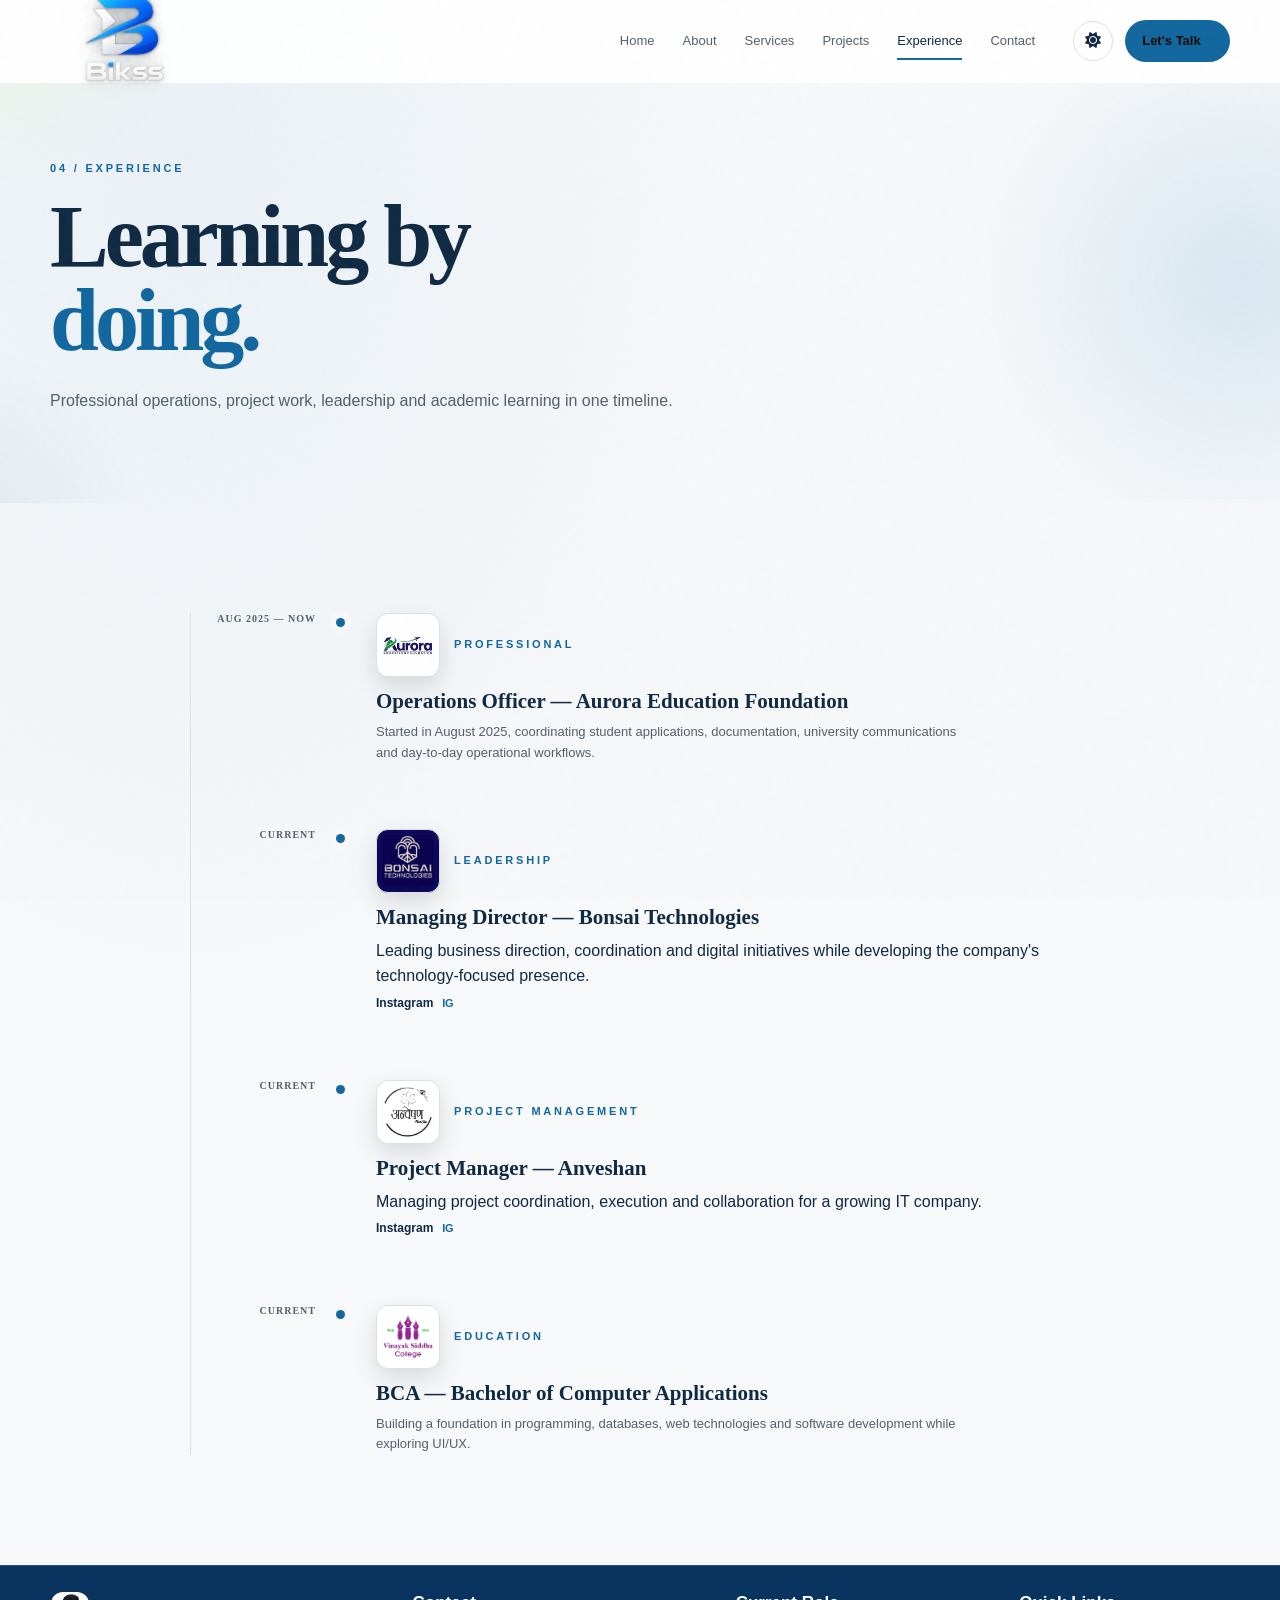
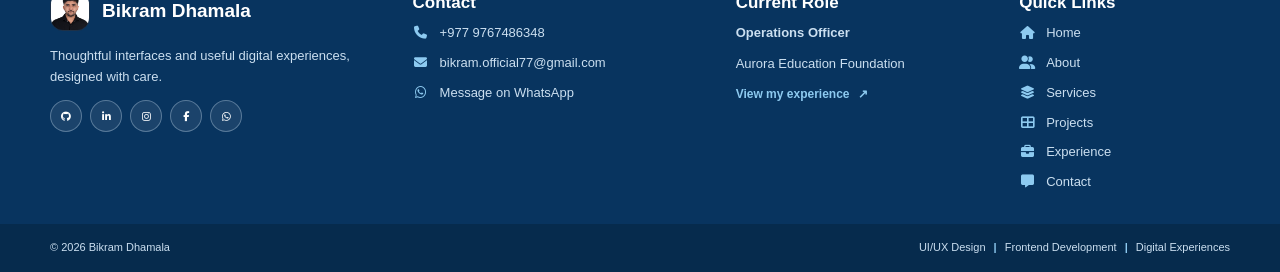
<file: experience.html>
<!DOCTYPE html>
<html lang="en">
<head>
  <meta charset="UTF-8">
  <meta name="viewport" content="width=device-width, initial-scale=1.0">
  <meta name="description" content="Experience — Bikram Dhamala">
  <meta name="author" content="Bikram Dhamala">
  <title>Experience — Bikram Dhamala</title>
  <meta property="og:type" content="website">
  <meta property="og:title" content="Experience — Bikram Dhamala">
  <meta property="og:description" content="Professional, leadership, and academic experience of Bikram Dhamala.">
  <meta property="og:url" content="https://bikramdhamala.com.np/experience.html">
  <meta property="og:image" content="https://bikramdhamala.com.np/biki.jpeg">
  <meta name="twitter:card" content="summary_large_image">
  
<style>

:root{
  --bg:#08090c; --surface:#101217; --surface2:#15171e;
  --text:#f5f5f7; --muted:#9a9da8; --line:rgba(255,255,255,.09);
  --accent:#c7ff43; --accent2:#7dffb2;
  --shadow:0 25px 80px rgba(0,0,0,.35);
}
body.light{
  --bg:#f5f5f0; --surface:#fff; --surface2:#ecece7;
  --text:#111217; --muted:#62656d; --line:rgba(0,0,0,.09);
  --accent:#4f7000; --accent2:#2f7a55;
  --shadow:0 25px 70px rgba(0,0,0,.12);
}
*{margin:0;padding:0;box-sizing:border-box}
html{scroll-behavior:smooth}
body{font-family:"DM Sans",sans-serif;background:var(--bg);color:var(--text);line-height:1.6;overflow-x:hidden}
a{color:inherit;text-decoration:none}
button,input,textarea{font:inherit}
img{max-width:100%}
.container{width:min(1180px,calc(100% - 48px));margin:auto}
.noise{position:fixed;inset:0;pointer-events:none;z-index:100;opacity:.035;background-image:url("data:image/svg+xml,%3Csvg viewBox='0 0 180 180' xmlns='http://www.w3.org/2000/svg'%3E%3Cfilter id='n'%3E%3CfeTurbulence type='fractalNoise' baseFrequency='.8' numOctaves='4' stitchTiles='stitch'/%3E%3C/filter%3E%3Crect width='100%25' height='100%25' filter='url(%23n)' opacity='.7'/%3E%3C/svg%3E")}
.cursor-glow{position:fixed;width:420px;height:420px;border-radius:50%;background:radial-gradient(circle,rgba(199,255,67,.09),transparent 65%);transform:translate(-50%,-50%);pointer-events:none;z-index:0}
.header{position:fixed;top:0;left:0;width:100%;z-index:50;background:rgba(8,9,12,.72);backdrop-filter:blur(18px);border-bottom:1px solid transparent;transition:.3s}
body.light .header{background:rgba(245,245,240,.9)}
.header.scrolled{border-color:var(--line)}
.navbar{height:82px;display:flex;align-items:center;justify-content:space-between}
.logo{font:700 24px "Space Grotesk";letter-spacing:-1px}
.logo span{display:inline-grid;place-items:center;width:35px;height:35px;border:1px solid var(--accent);border-radius:50%;color:var(--accent);margin-right:2px}
.logo em{color:var(--accent);font-style:normal}
.nav-menu{display:flex;gap:28px;margin-left:auto;margin-right:38px}
.nav-link{font-size:13px;color:var(--muted);position:relative;transition:.25s}
.nav-link:hover,.nav-link.active{color:var(--text)}
.nav-link.active:after{content:"";position:absolute;left:0;right:0;bottom:-9px;height:2px;background:var(--accent)}
.nav-actions{display:flex;align-items:center;gap:12px}
.theme-btn,.menu-btn{border:1px solid var(--line);background:var(--surface);color:var(--text);width:40px;height:40px;border-radius:50%;cursor:pointer}
.nav-cta{font-size:13px;font-weight:700;background:var(--accent);color:#0a0c08;padding:11px 17px;border-radius:99px}
.nav-cta i{margin-left:6px}
.menu-btn{display:none}

.page-hero{position:relative;padding:160px 0 90px;overflow:hidden}
.page-hero::before,.page-hero::after{content:"";position:absolute;border-radius:50%;pointer-events:none}
.page-hero::before{width:560px;height:560px;right:-240px;top:0;background:radial-gradient(circle,rgba(199,255,67,.13),transparent 68%)}
.page-hero::after{width:420px;height:420px;left:-260px;bottom:-250px;background:radial-gradient(circle,rgba(125,255,178,.07),transparent 68%)}
.page-hero-inner{position:relative;z-index:2}
.eyebrow{font-size:11px;letter-spacing:2.8px;color:var(--accent);font-weight:700;margin-bottom:17px}
.page-title{font:700 clamp(48px,7vw,88px)/.96 "Space Grotesk";letter-spacing:-4px;max-width:850px}
.page-title span{color:var(--accent)}
.page-lead{margin-top:24px;max-width:650px;color:var(--muted);font-size:16px}
.section{padding:110px 0}
.section-head{display:flex;justify-content:space-between;align-items:end;gap:50px;margin-bottom:55px}
.section-head.center{display:block;text-align:center}
.section-head h2{font:700 clamp(38px,5vw,65px)/1.03 "Space Grotesk";letter-spacing:-2.5px}
.section-head h2 span{color:var(--accent)}
.section-intro{max-width:390px;color:var(--muted);font-size:15px}
.btn{display:inline-flex;align-items:center;gap:10px;padding:14px 20px;border-radius:8px;font-weight:700;font-size:13px;transition:.3s}
.btn.primary{background:var(--accent);color:#0a0c08}
.btn.primary:hover{transform:translateY(-3px);box-shadow:0 12px 30px rgba(199,255,67,.18)}
.btn.ghost{border:1px solid var(--line);background:rgba(255,255,255,.02)}
.btn.ghost:hover{border-color:var(--accent);color:var(--accent)}
.btn-row{display:flex;gap:12px;flex-wrap:wrap;margin-top:28px}

.home-hero{min-height:100vh;position:relative;display:grid;align-items:center;padding:130px 0 90px;overflow:hidden}
.home-grid{display:grid;grid-template-columns:1.08fr .92fr;align-items:center;gap:50px;position:relative;z-index:2}
.home-hero h1{font:700 clamp(48px,6.3vw,86px)/.98 "Space Grotesk";letter-spacing:-4px}
.hero-name{display:inline-block;color:var(--text);font-size:1.12em;letter-spacing:-5px;margin-bottom:5px}
.home-role{font:600 21px "Space Grotesk";margin:26px 0 12px;color:#d9dbe0}
body.light .home-role{color:#363941}
.home-description{max-width:610px;color:var(--muted);font-size:16px}
.hero-actions{display:flex;gap:12px;margin:30px 0}
.hero-socials{display:flex;align-items:center;gap:14px;color:var(--muted)}
.hero-socials a{width:36px;height:36px;display:grid;place-items:center;border:1px solid var(--line);border-radius:50%;transition:.25s}
.hero-socials a:hover{color:var(--accent);border-color:var(--accent);transform:translateY(-2px)}
.social-line{width:45px;height:1px;background:var(--line)}
.hero-socials small{font-size:11px}
.brand-strip{display:flex;flex-wrap:wrap;align-items:center;gap:10px;margin-top:24px}
.brand-item{display:inline-flex;align-items:center;gap:8px;padding:7px 10px;border:1px solid var(--line);background:rgba(255,255,255,.02);border-radius:8px;color:var(--muted);font-size:10px;transition:.25s}
.brand-item:hover{border-color:var(--accent);color:var(--text);transform:translateY(-2px)}
.brand-item img{width:20px;height:20px;object-fit:contain;border-radius:4px;background:#fff;padding:2px}
.brand-monogram{width:20px;height:20px;display:grid;place-items:center;border-radius:4px;background:var(--accent);color:#0a0c08;font:700 8px "Space Grotesk"}

.visual-frame{width:min(470px,100%);aspect-ratio:4/5;position:relative;border:1px solid var(--line);background:var(--surface);box-shadow:var(--shadow);overflow:hidden}
.photo-carousel{position:absolute;inset:0;overflow:hidden;background:#0b0d11}
.photo-slides{width:100%;height:100%;position:relative}
.photo-slide{position:absolute;inset:0;opacity:0;visibility:hidden;transform:scale(1.035);transition:opacity .55s ease,transform .75s ease,visibility .55s;background:#0b0d11}
.photo-slide.active{opacity:1;visibility:visible;transform:scale(1)}
.photo-slide img{width:100%;height:100%;display:block;object-fit:cover;object-position:center}
.photo-slide::after{content:"";position:absolute;inset:0;background:linear-gradient(180deg,rgba(0,0,0,.04),rgba(0,0,0,.18) 55%,rgba(0,0,0,.3));pointer-events:none}
.home-caption{position:absolute;left:20px;bottom:18px;z-index:3;padding:7px 10px;border:1px solid rgba(255,255,255,.13);background:rgba(8,9,12,.58);backdrop-filter:blur(9px);color:#e4e7ed;border-radius:6px;font-size:9px;letter-spacing:1.2px}

.cards-grid{display:grid;grid-template-columns:repeat(2,1fr);gap:14px}
.mini-card{padding:28px;background:var(--surface);border:1px solid var(--line);position:relative;transition:.35s}
.mini-card:hover{transform:translateY(-6px);border-color:rgba(199,255,67,.35)}
.mini-card span{position:absolute;right:20px;top:18px;color:#666a74;font:600 11px "Space Grotesk"}
.mini-card i{font-size:20px;color:var(--accent);margin-bottom:28px}
.mini-card h3{font:600 18px "Space Grotesk";margin-bottom:7px}
.mini-card p{font-size:12px;color:var(--muted)}

.split{display:grid;grid-template-columns:.85fr 1.15fr;gap:70px;align-items:start}
.big-copy{font:500 28px/1.35 "Space Grotesk";margin-bottom:24px}
.copy p{color:var(--muted);max-width:600px}
.stat-grid{display:grid;grid-template-columns:repeat(2,1fr);gap:1px;background:var(--line);border:1px solid var(--line)}
.stat{background:var(--surface);padding:28px}
.stat strong{display:block;font:700 40px "Space Grotesk";color:var(--accent)}
.stat span{color:var(--muted);font-size:12px}

.skill-grid{display:grid;grid-template-columns:repeat(2,1fr);gap:1px;background:var(--line);border:1px solid var(--line)}
.skill{background:var(--surface);padding:25px;display:grid;grid-template-columns:auto 1fr auto;gap:17px;align-items:center;transition:.25s}
.skill:hover{background:var(--surface2)}
.skill-icon{width:45px;height:45px;display:grid;place-items:center;border:1px solid var(--line);border-radius:10px;font-size:21px;color:var(--accent)}
.skill h3{font:600 16px "Space Grotesk"}
.skill p{font-size:11px;color:var(--muted)}
.skill strong{font:600 11px "Space Grotesk";color:var(--muted)}
.skill-note{margin-top:22px;color:var(--muted);font-size:12px}

.project-feature{display:grid;grid-template-columns:1.35fr .65fr;gap:0;background:var(--surface);border:1px solid var(--line);overflow:hidden}
.project-art{min-height:480px;position:relative;background:radial-gradient(circle at 50% 50%,rgba(199,255,67,.09),transparent 55%),#0d0f13;display:grid;place-items:center;padding:45px}
.art-window{width:100%;box-shadow:0 30px 70px #0008;border:1px solid #ffffff14;background:#12151b;transform:perspective(900px) rotateY(-8deg) rotateX(3deg);transition:.5s}
.project-art:hover .art-window{transform:perspective(900px) rotateY(0) rotateX(0) translateY(-5px)}
.window-bar{height:36px;border-bottom:1px solid #ffffff10;display:flex;align-items:center;gap:5px;padding:0 12px;color:#737985;font-size:8px}
.window-bar span{width:6px;height:6px;border-radius:50%;background:#555}
.window-bar b{margin-left:auto;font:600 8px "Space Grotesk";letter-spacing:1px}
.dashboard{display:grid;grid-template-columns:52px 1fr;height:280px}
.dashboard aside{border-right:1px solid #ffffff0d;display:flex;flex-direction:column;align-items:center;padding:17px 0;gap:22px}
.dashboard aside strong{color:var(--accent);font:700 18px "Space Grotesk"}
.dashboard aside i{width:14px;height:14px;border:1px solid #ffffff1a;border-radius:4px}
.dash-main{padding:30px}
.dash-main small{font-size:7px;color:#737985;letter-spacing:1.5px}
.dash-main h3{font:600 24px "Space Grotesk";margin:4px 0 20px}
.dash-cards{display:grid;grid-template-columns:repeat(3,1fr);gap:9px}
.dash-cards div{height:55px;background:linear-gradient(135deg,#1c2028,#15181e);border:1px solid #ffffff0b}
.dash-chart{height:95px;margin-top:12px;border:1px solid #ffffff0b;display:flex;align-items:end;justify-content:space-around;padding:14px}
.dash-chart span{width:9%;background:var(--accent);opacity:.65;border-radius:3px 3px 0 0}
.dash-chart span:nth-child(1){height:35%}.dash-chart span:nth-child(2){height:52%}.dash-chart span:nth-child(3){height:44%}.dash-chart span:nth-child(4){height:75%}.dash-chart span:nth-child(5){height:60%}.dash-chart span:nth-child(6){height:90%}.dash-chart span:nth-child(7){height:72%}
.project-index{position:absolute;left:25px;top:22px;color:var(--accent);font:700 12px "Space Grotesk"}
.project-info{padding:55px 45px;display:flex;flex-direction:column;justify-content:center}
.project-type{color:var(--accent);font-size:10px;letter-spacing:2px;font-weight:700}
.project-info h3{font:700 39px "Space Grotesk";margin:12px 0}
.project-info>p:not(.project-type){color:var(--muted);font-size:14px}
.tags{display:flex;flex-wrap:wrap;gap:7px;margin:24px 0}
.tags span{border:1px solid var(--line);padding:6px 9px;font-size:9px;color:var(--muted)}
.project-link{font-size:12px;font-weight:700;display:inline-flex;gap:9px;align-items:center}
.project-link i{color:var(--accent)}


/* Organization logos */
.timeline-item .timeline-content{position:relative}
.timeline-brand{display:flex;align-items:center;gap:14px;margin-bottom:12px}
.timeline-brand img{width:64px;height:64px;object-fit:contain;border-radius:12px;border:1px solid var(--line);background:#fff;padding:6px;box-shadow:0 10px 25px rgba(0,0,0,.12)}
.timeline-brand img.bonsai-logo{background:#0d0758;padding:5px}
.timeline-brand .eyebrow{margin:0}
@media(max-width:600px){.timeline-brand img{width:54px;height:54px;border-radius:10px}.timeline-brand{gap:11px}}

.timeline{max-width:900px;margin:auto;border-left:1px solid var(--line)}
.timeline-item{display:grid;grid-template-columns:125px 20px 1fr;gap:20px;padding:0 0 65px;position:relative}
.timeline-item:last-child{padding-bottom:0}
.time{font:600 10px "Space Grotesk";color:var(--muted);letter-spacing:1px;text-align:right}
.timeline-dot{width:9px;height:9px;background:var(--accent);border-radius:50%;box-shadow:0 0 0 6px var(--bg);margin-top:5px}
.timeline-item h3{font:600 21px "Space Grotesk";margin-bottom:8px}
.timeline-item>div:last-child>p:last-child{font-size:13px;color:var(--muted);max-width:590px}

.contact-layout{display:grid;grid-template-columns:.8fr 1.2fr;gap:65px}
.contact-card{background:var(--surface);border:1px solid var(--line);padding:35px}
.contact-card h3{font:600 21px "Space Grotesk";margin-bottom:16px}
.contact-card p{color:var(--muted);font-size:13px}
.contact-list{display:grid;gap:16px;margin-top:26px}
.contact-item{display:flex;gap:13px;align-items:flex-start}
.contact-item i{color:var(--accent);margin-top:3px}
.contact-item b{font:600 12px "Space Grotesk";display:block;margin-bottom:3px}
.contact-item span{font-size:12px;color:var(--muted)}
.form-grid{display:grid;grid-template-columns:1fr 1fr;gap:14px}
.field{display:flex;flex-direction:column;gap:7px}
.field.full{grid-column:1/-1}
.field label{font-size:10px;letter-spacing:1.4px;color:var(--muted);text-transform:uppercase}
.field input,.field textarea{width:100%;background:var(--bg);color:var(--text);border:1px solid var(--line);padding:13px 14px;border-radius:7px;outline:none}
.field input:focus,.field textarea:focus{border-color:var(--accent)}
.field textarea{min-height:150px;resize:vertical}
.form-note{margin-top:12px;color:var(--muted);font-size:10px}

footer{border-top:1px solid var(--line);padding:25px 0;color:var(--muted);font-size:10px}
.footer-inner{display:flex;justify-content:space-between;gap:20px;align-items:center}

.reveal{opacity:0;transform:translateY(25px);transition:opacity .8s ease,transform .8s ease}
.reveal.visible{opacity:1;transform:none}

@media(max-width:900px){
  .nav-menu{position:fixed;top:82px;left:0;right:0;background:var(--bg);border-bottom:1px solid var(--line);display:none;flex-direction:column;padding:25px 24px;gap:20px}
  .nav-menu.open{display:flex}
  .menu-btn{display:block}.nav-cta{display:none}
  .home-grid,.split,.project-feature,.contact-layout{grid-template-columns:1fr}
  .home-hero{padding-top:125px}
  .hero-visual{margin-top:25px}
  .visual-frame{max-width:440px}
  .section-head{align-items:start;flex-direction:column;gap:20px}
  .project-art{min-height:390px}
  .project-info{padding:40px}
}
@media(max-width:600px){
  .container{width:min(100% - 30px,1180px)}
  .navbar{height:72px}.nav-menu{top:72px}
  .home-hero{padding:110px 0 75px}
  .home-hero h1{font-size:47px;letter-spacing:-2.5px}
  .hero-name{letter-spacing:-3px}
  .home-description{font-size:14px}
  .hero-actions{flex-direction:column;align-items:stretch}
  .hero-actions .btn{justify-content:center}
  .hero-socials small,.social-line{display:none}
  .section,.page-hero{padding:90px 0}
  .section-head{margin-bottom:40px}
  .cards-grid,.skill-grid,.form-grid,.stat-grid{grid-template-columns:1fr}
  .page-title{letter-spacing:-2.5px;font-size:47px}
  .project-art{padding:20px;min-height:300px}
  .dashboard{height:210px}.dash-main{padding:20px}.dash-main h3{font-size:18px}
  .project-info{padding:30px 24px}.project-info h3{font-size:33px}
  .timeline-item{grid-template-columns:75px 12px 1fr;gap:12px}
  .timeline-item h3{font-size:17px}
  .contact-card{padding:25px}
  .footer-inner{flex-direction:column;align-items:flex-start}
}
.icon-fallback{font-size:11px;font-weight:700;letter-spacing:-.3px;color:var(--accent)}
</style><link rel="stylesheet" href="site-enhancements.css"><link rel="icon" href="favicon.jpg" type="image/jpeg"></head>
<body id="top" data-page="experience" class="light">
  <div class="noise"></div>
  <div class="cursor-glow"></div>
  
<header class="header" id="header">
  <nav class="navbar container">
    <a href="index.html" class="logo" aria-label="Bikram Dhamala home"><img src="logo.png" alt="Bikram Dhamala" width="150"></a>
    <div class="nav-menu" id="navMenu">
      <a href="index.html" class="nav-link" data-page="home">Home</a>
      <a href="about.html" class="nav-link" data-page="about">About</a>
      <a href="services.html" class="nav-link" data-page="services">Services</a>
      <a href="projects.html" class="nav-link" data-page="projects">Projects</a>
      <a href="experience.html" class="nav-link" data-page="experience">Experience</a>
      <a href="contact.html" class="nav-link" data-page="contact">Contact</a>
    </div>
    <div class="nav-actions">
      <button class="theme-btn" id="themeBtn" aria-label="Toggle theme"><span class="icon-fallback">◐</span></button>
      <a href="contact.html" class="nav-cta">Let's Talk <span class="icon-fallback">↗</span></a>
      <button class="menu-btn" id="menuBtn" aria-label="Open menu"><span class="icon-fallback">☰</span></button>
    </div>
  </nav>
</header>

  <main>
    
<section class="page-hero">
  <div class="container page-hero-inner reveal">
    <p class="eyebrow">04 / EXPERIENCE</p>
    <h1 class="page-title">Learning by<br><span>doing.</span></h1>
    <p class="page-lead">Professional operations, project work, leadership and academic learning in one timeline.</p>
  </div>
</section>
<section class="section">
  <div class="container">
    <div class="timeline">
      <div class="timeline-item reveal">
        <div class="time">AUG 2025 — NOW</div><div class="timeline-dot"></div>
          <div class="timeline-content"><div class="timeline-brand"><img src="aurora-education-foundation.jpg" alt="Aurora Education Foundation logo"><p class="eyebrow">PROFESSIONAL</p></div><h3>Operations Officer — Aurora Education Foundation</h3><p>Started in August 2025, coordinating student applications, documentation, university communications and day-to-day operational workflows.</p></div>
      </div>
      <div class="timeline-item reveal">
        <div class="time">CURRENT</div><div class="timeline-dot"></div>
        <div class="timeline-content"><div class="timeline-brand"><img class="bonsai-logo" src="bonsai-technologies.jpg" alt="Bonsai Technologies logo"><p class="eyebrow">LEADERSHIP</p></div><h3>Managing Director — Bonsai Technologies</h3><p>Leading business direction, coordination and digital initiatives while developing the company's technology-focused presence.</p><a class="project-link" href="https://www.instagram.com/bonsaitechnologies/" target="_blank" rel="noopener">Instagram <span class="icon-fallback">IG</span></a></div>
      </div>
      <div class="timeline-item reveal">
        <div class="time">CURRENT</div><div class="timeline-dot"></div>
        <div class="timeline-content"><div class="timeline-brand"><img src="anveshan.jpg"><p class="eyebrow">PROJECT MANAGEMENT</p></div><h3>Project Manager — Anveshan</h3><p>Managing project coordination, execution and collaboration for a growing IT company.</p><a class="project-link" href="https://www.instagram.com/_anveshan__/" target="_blank" rel="noopener">Instagram <span class="icon-fallback">IG</span></a></div>
      </div>
      <div class="timeline-item reveal">
        <div class="time">CURRENT</div><div class="timeline-dot"></div>
        <div class="timeline-content"><div class="timeline-brand"><img src="vinayak-siddha-college.jpg" alt="Vinayak Siddha College logo"><p class="eyebrow">EDUCATION</p></div><h3>BCA — Bachelor of Computer Applications</h3><p>Building a foundation in programming, databases, web technologies and software development while exploring UI/UX.</p></div>
      </div>
    </div>
  </div>
</section>

  </main>
  
<footer>
  <div class="container footer-inner">
    <span>© <span id="year"></span> Bikram Dhamala</span>
    <span>Designed & built with curiosity.</span>
    <a href="#top">Back to top ↑</a>
  </div>
</footer>

  
<script>
const body = document.body;
const header = document.getElementById("header");
const menuBtn = document.getElementById("menuBtn");
const navMenu = document.getElementById("navMenu");
const themeBtn = document.getElementById("themeBtn");

if (menuBtn && navMenu) {
  menuBtn.addEventListener("click", () => {
    navMenu.classList.toggle("open");
    menuBtn.innerHTML = navMenu.classList.contains("open")
      ? '<i class="fa-solid fa-xmark"></i>'
      : '<i class="fa-solid fa-bars"></i>';
  });
}
document.querySelectorAll(".nav-link").forEach(link => {
  link.addEventListener("click", () => {
    navMenu?.classList.remove("open");
    if (menuBtn) menuBtn.innerHTML = '<i class="fa-solid fa-bars"></i>';
  });
});

window.addEventListener("scroll", () => {
  header?.classList.toggle("scrolled", window.scrollY > 20);
});

const savedTheme = localStorage.getItem("portfolio-theme");
if (savedTheme !== "dark") {
  body.classList.add("light");
  if (themeBtn) themeBtn.innerHTML = '<i class="fa-solid fa-sun"></i>';
} else {
  body.classList.remove("light");
  if (themeBtn) themeBtn.innerHTML = '<i class="fa-solid fa-moon"></i>';
}
themeBtn?.addEventListener("click", () => {
  body.classList.toggle("light");
  const light = body.classList.contains("light");
  localStorage.setItem("portfolio-theme", light ? "light" : "dark");
  themeBtn.innerHTML = light
    ? '<i class="fa-solid fa-sun"></i>'
    : '<i class="fa-solid fa-moon"></i>';
});

document.getElementById("year")?.replaceChildren(String(new Date().getFullYear()));

const observer = new IntersectionObserver(entries => {
  entries.forEach(entry => {
    if (entry.isIntersecting) entry.target.classList.add("visible");
  });
}, {threshold:.12});
document.querySelectorAll(".reveal").forEach(el => observer.observe(el));

const page = body.dataset.page;
document.querySelectorAll(".nav-link").forEach(link => {
  link.classList.toggle("active", link.dataset.page === page);
});

/* Home hero photo rotation: every 3 seconds. */
const photoSlides = [...document.querySelectorAll(".photo-slide")];
if (photoSlides.length) {
  let photoIndex = 0;
  function showPhoto(index) {
    photoIndex = (index + photoSlides.length) % photoSlides.length;
    photoSlides.forEach((slide, i) => {
      slide.classList.toggle("active", i === photoIndex);
    });
  }
  showPhoto(0);
  setInterval(() => showPhoto(photoIndex + 1), 3000);
}
</script><script src="site-enhancements.js"></script></body>
</html>
</file>
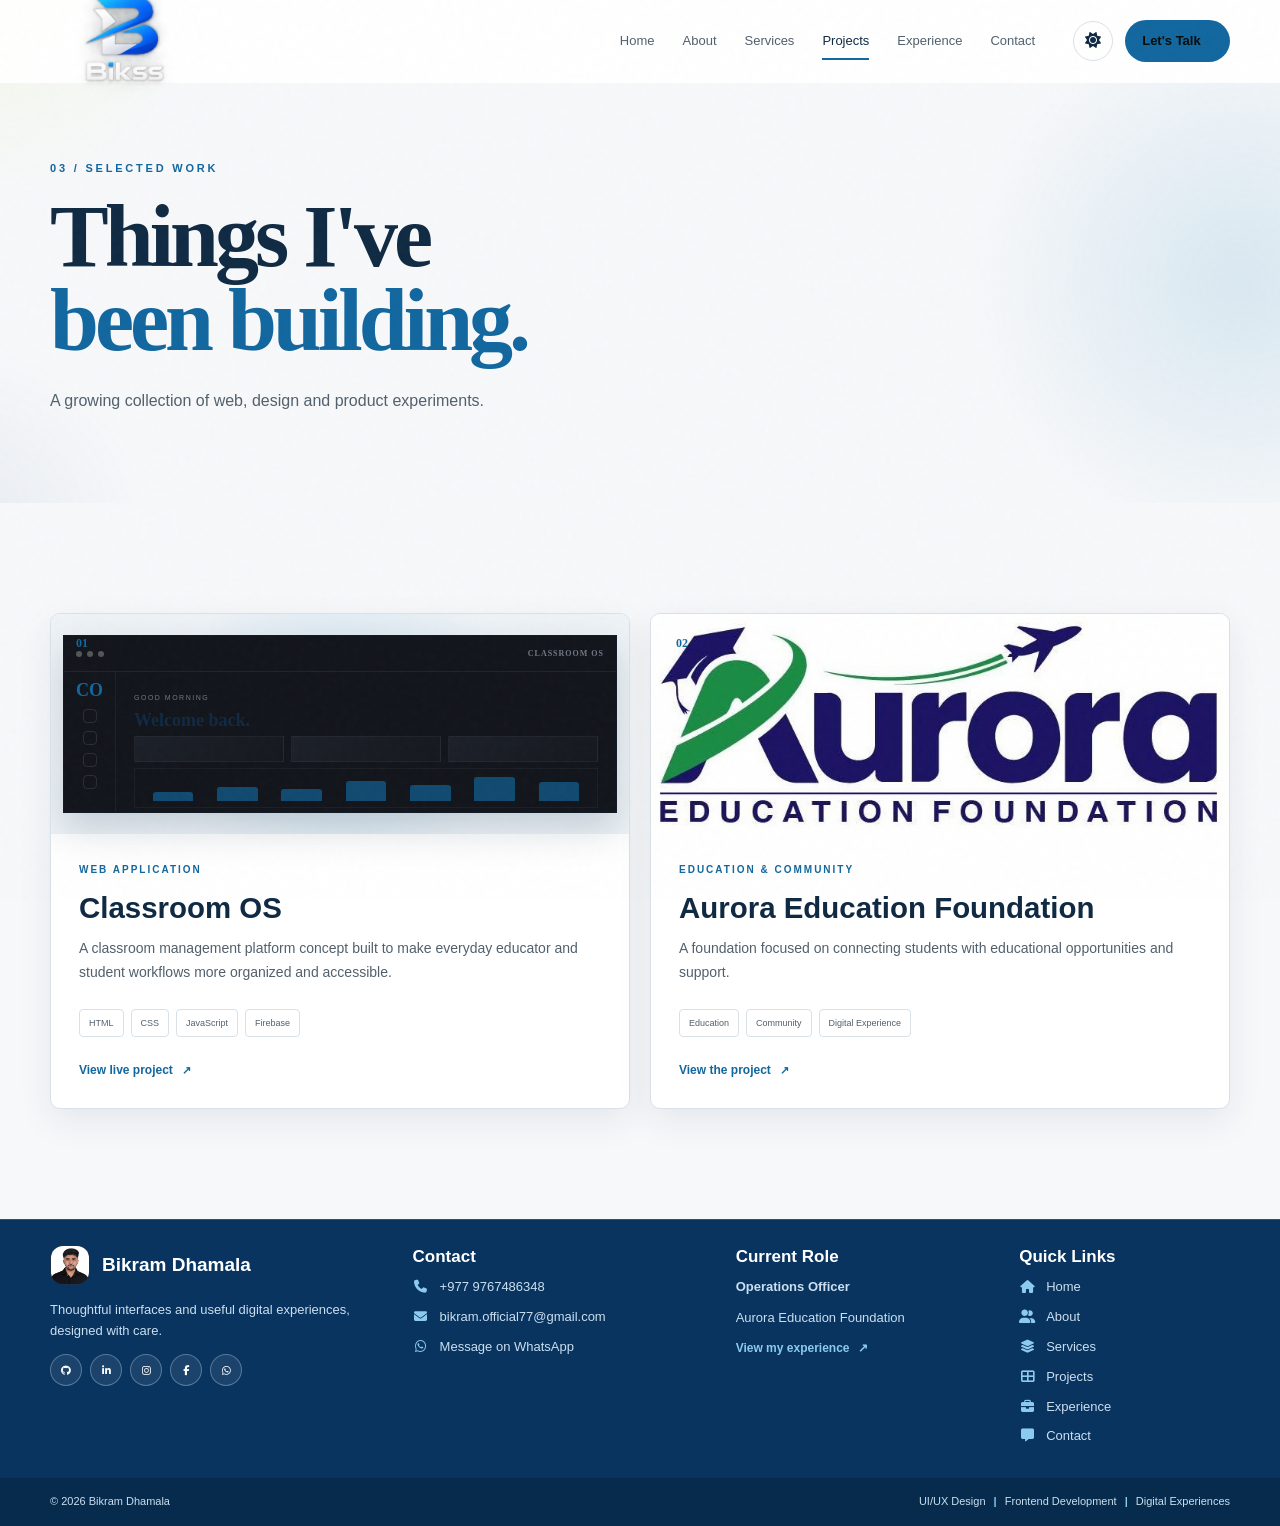
<file: projects.html>
<!DOCTYPE html>
<html lang="en">
<head>
  <meta charset="UTF-8">
  <meta name="viewport" content="width=device-width, initial-scale=1.0">
  <meta name="description" content="Projects — Bikram Dhamala">
  <meta name="author" content="Bikram Dhamala">
  <title>Projects — Bikram Dhamala</title>
  <meta property="og:type" content="website">
  <meta property="og:title" content="Projects — Bikram Dhamala">
  <meta property="og:description" content="Selected work and product experiments by Bikram Dhamala.">
  <meta property="og:url" content="https://bikramdhamala.com.np/projects.html">
  <meta property="og:image" content="https://bikramdhamala.com.np/biki.jpeg">
  <meta name="twitter:card" content="summary_large_image">
  
<style>

:root{
  --bg:#08090c; --surface:#101217; --surface2:#15171e;
  --text:#f5f5f7; --muted:#9a9da8; --line:rgba(255,255,255,.09);
  --accent:#c7ff43; --accent2:#7dffb2;
  --shadow:0 25px 80px rgba(0,0,0,.35);
}
body.light{
  --bg:#f5f5f0; --surface:#fff; --surface2:#ecece7;
  --text:#111217; --muted:#62656d; --line:rgba(0,0,0,.09);
  --accent:#4f7000; --accent2:#2f7a55;
  --shadow:0 25px 70px rgba(0,0,0,.12);
}
*{margin:0;padding:0;box-sizing:border-box}
html{scroll-behavior:smooth}
body{font-family:"DM Sans",sans-serif;background:var(--bg);color:var(--text);line-height:1.6;overflow-x:hidden}
a{color:inherit;text-decoration:none}
button,input,textarea{font:inherit}
img{max-width:100%}
.container{width:min(1180px,calc(100% - 48px));margin:auto}
.noise{position:fixed;inset:0;pointer-events:none;z-index:100;opacity:.035;background-image:url("data:image/svg+xml,%3Csvg viewBox='0 0 180 180' xmlns='http://www.w3.org/2000/svg'%3E%3Cfilter id='n'%3E%3CfeTurbulence type='fractalNoise' baseFrequency='.8' numOctaves='4' stitchTiles='stitch'/%3E%3C/filter%3E%3Crect width='100%25' height='100%25' filter='url(%23n)' opacity='.7'/%3E%3C/svg%3E")}
.cursor-glow{position:fixed;width:420px;height:420px;border-radius:50%;background:radial-gradient(circle,rgba(199,255,67,.09),transparent 65%);transform:translate(-50%,-50%);pointer-events:none;z-index:0}
.header{position:fixed;top:0;left:0;width:100%;z-index:50;background:rgba(8,9,12,.72);backdrop-filter:blur(18px);border-bottom:1px solid transparent;transition:.3s}
body.light .header{background:rgba(245,245,240,.9)}
.header.scrolled{border-color:var(--line)}
.navbar{height:82px;display:flex;align-items:center;justify-content:space-between}
.logo{font:700 24px "Space Grotesk";letter-spacing:-1px}
.logo span{display:inline-grid;place-items:center;width:35px;height:35px;border:1px solid var(--accent);border-radius:50%;color:var(--accent);margin-right:2px}
.logo em{color:var(--accent);font-style:normal}
.nav-menu{display:flex;gap:28px;margin-left:auto;margin-right:38px}
.nav-link{font-size:13px;color:var(--muted);position:relative;transition:.25s}
.nav-link:hover,.nav-link.active{color:var(--text)}
.nav-link.active:after{content:"";position:absolute;left:0;right:0;bottom:-9px;height:2px;background:var(--accent)}
.nav-actions{display:flex;align-items:center;gap:12px}
.theme-btn,.menu-btn{border:1px solid var(--line);background:var(--surface);color:var(--text);width:40px;height:40px;border-radius:50%;cursor:pointer}
.nav-cta{font-size:13px;font-weight:700;background:var(--accent);color:#0a0c08;padding:11px 17px;border-radius:99px}
.nav-cta i{margin-left:6px}
.menu-btn{display:none}

.page-hero{position:relative;padding:160px 0 90px;overflow:hidden}
.page-hero::before,.page-hero::after{content:"";position:absolute;border-radius:50%;pointer-events:none}
.page-hero::before{width:560px;height:560px;right:-240px;top:0;background:radial-gradient(circle,rgba(199,255,67,.13),transparent 68%)}
.page-hero::after{width:420px;height:420px;left:-260px;bottom:-250px;background:radial-gradient(circle,rgba(125,255,178,.07),transparent 68%)}
.page-hero-inner{position:relative;z-index:2}
.eyebrow{font-size:11px;letter-spacing:2.8px;color:var(--accent);font-weight:700;margin-bottom:17px}
.page-title{font:700 clamp(48px,7vw,88px)/.96 "Space Grotesk";letter-spacing:-4px;max-width:850px}
.page-title span{color:var(--accent)}
.page-lead{margin-top:24px;max-width:650px;color:var(--muted);font-size:16px}
.section{padding:110px 0}
.section-head{display:flex;justify-content:space-between;align-items:end;gap:50px;margin-bottom:55px}
.section-head.center{display:block;text-align:center}
.section-head h2{font:700 clamp(38px,5vw,65px)/1.03 "Space Grotesk";letter-spacing:-2.5px}
.section-head h2 span{color:var(--accent)}
.section-intro{max-width:390px;color:var(--muted);font-size:15px}
.btn{display:inline-flex;align-items:center;gap:10px;padding:14px 20px;border-radius:8px;font-weight:700;font-size:13px;transition:.3s}
.btn.primary{background:var(--accent);color:#0a0c08}
.btn.primary:hover{transform:translateY(-3px);box-shadow:0 12px 30px rgba(199,255,67,.18)}
.btn.ghost{border:1px solid var(--line);background:rgba(255,255,255,.02)}
.btn.ghost:hover{border-color:var(--accent);color:var(--accent)}
.btn-row{display:flex;gap:12px;flex-wrap:wrap;margin-top:28px}

.home-hero{min-height:100vh;position:relative;display:grid;align-items:center;padding:130px 0 90px;overflow:hidden}
.home-grid{display:grid;grid-template-columns:1.08fr .92fr;align-items:center;gap:50px;position:relative;z-index:2}
.home-hero h1{font:700 clamp(48px,6.3vw,86px)/.98 "Space Grotesk";letter-spacing:-4px}
.hero-name{display:inline-block;color:var(--text);font-size:1.12em;letter-spacing:-5px;margin-bottom:5px}
.home-role{font:600 21px "Space Grotesk";margin:26px 0 12px;color:#d9dbe0}
body.light .home-role{color:#363941}
.home-description{max-width:610px;color:var(--muted);font-size:16px}
.hero-actions{display:flex;gap:12px;margin:30px 0}
.hero-socials{display:flex;align-items:center;gap:14px;color:var(--muted)}
.hero-socials a{width:36px;height:36px;display:grid;place-items:center;border:1px solid var(--line);border-radius:50%;transition:.25s}
.hero-socials a:hover{color:var(--accent);border-color:var(--accent);transform:translateY(-2px)}
.social-line{width:45px;height:1px;background:var(--line)}
.hero-socials small{font-size:11px}
.brand-strip{display:flex;flex-wrap:wrap;align-items:center;gap:10px;margin-top:24px}
.brand-item{display:inline-flex;align-items:center;gap:8px;padding:7px 10px;border:1px solid var(--line);background:rgba(255,255,255,.02);border-radius:8px;color:var(--muted);font-size:10px;transition:.25s}
.brand-item:hover{border-color:var(--accent);color:var(--text);transform:translateY(-2px)}
.brand-item img{width:20px;height:20px;object-fit:contain;border-radius:4px;background:#fff;padding:2px}
.brand-monogram{width:20px;height:20px;display:grid;place-items:center;border-radius:4px;background:var(--accent);color:#0a0c08;font:700 8px "Space Grotesk"}

.visual-frame{width:min(470px,100%);aspect-ratio:4/5;position:relative;border:1px solid var(--line);background:var(--surface);box-shadow:var(--shadow);overflow:hidden}
.photo-carousel{position:absolute;inset:0;overflow:hidden;background:#0b0d11}
.photo-slides{width:100%;height:100%;position:relative}
.photo-slide{position:absolute;inset:0;opacity:0;visibility:hidden;transform:scale(1.035);transition:opacity .55s ease,transform .75s ease,visibility .55s;background:#0b0d11}
.photo-slide.active{opacity:1;visibility:visible;transform:scale(1)}
.photo-slide img{width:100%;height:100%;display:block;object-fit:cover;object-position:center}
.photo-slide::after{content:"";position:absolute;inset:0;background:linear-gradient(180deg,rgba(0,0,0,.04),rgba(0,0,0,.18) 55%,rgba(0,0,0,.3));pointer-events:none}
.home-caption{position:absolute;left:20px;bottom:18px;z-index:3;padding:7px 10px;border:1px solid rgba(255,255,255,.13);background:rgba(8,9,12,.58);backdrop-filter:blur(9px);color:#e4e7ed;border-radius:6px;font-size:9px;letter-spacing:1.2px}

.cards-grid{display:grid;grid-template-columns:repeat(2,1fr);gap:14px}
.mini-card{padding:28px;background:var(--surface);border:1px solid var(--line);position:relative;transition:.35s}
.mini-card:hover{transform:translateY(-6px);border-color:rgba(199,255,67,.35)}
.mini-card span{position:absolute;right:20px;top:18px;color:#666a74;font:600 11px "Space Grotesk"}
.mini-card i{font-size:20px;color:var(--accent);margin-bottom:28px}
.mini-card h3{font:600 18px "Space Grotesk";margin-bottom:7px}
.mini-card p{font-size:12px;color:var(--muted)}

.split{display:grid;grid-template-columns:.85fr 1.15fr;gap:70px;align-items:start}
.big-copy{font:500 28px/1.35 "Space Grotesk";margin-bottom:24px}
.copy p{color:var(--muted);max-width:600px}
.stat-grid{display:grid;grid-template-columns:repeat(2,1fr);gap:1px;background:var(--line);border:1px solid var(--line)}
.stat{background:var(--surface);padding:28px}
.stat strong{display:block;font:700 40px "Space Grotesk";color:var(--accent)}
.stat span{color:var(--muted);font-size:12px}

.skill-grid{display:grid;grid-template-columns:repeat(2,1fr);gap:1px;background:var(--line);border:1px solid var(--line)}
.skill{background:var(--surface);padding:25px;display:grid;grid-template-columns:auto 1fr auto;gap:17px;align-items:center;transition:.25s}
.skill:hover{background:var(--surface2)}
.skill-icon{width:45px;height:45px;display:grid;place-items:center;border:1px solid var(--line);border-radius:10px;font-size:21px;color:var(--accent)}
.skill h3{font:600 16px "Space Grotesk"}
.skill p{font-size:11px;color:var(--muted)}
.skill strong{font:600 11px "Space Grotesk";color:var(--muted)}
.skill-note{margin-top:22px;color:var(--muted);font-size:12px}

.project-feature{display:grid;grid-template-columns:1.35fr .65fr;gap:0;background:var(--surface);border:1px solid var(--line);overflow:hidden}
.project-art{min-height:480px;position:relative;background:radial-gradient(circle at 50% 50%,rgba(199,255,67,.09),transparent 55%),#0d0f13;display:grid;place-items:center;padding:45px}
.art-window{width:100%;box-shadow:0 30px 70px #0008;border:1px solid #ffffff14;background:#12151b;transform:perspective(900px) rotateY(-8deg) rotateX(3deg);transition:.5s}
.project-art:hover .art-window{transform:perspective(900px) rotateY(0) rotateX(0) translateY(-5px)}
.window-bar{height:36px;border-bottom:1px solid #ffffff10;display:flex;align-items:center;gap:5px;padding:0 12px;color:#737985;font-size:8px}
.window-bar span{width:6px;height:6px;border-radius:50%;background:#555}
.window-bar b{margin-left:auto;font:600 8px "Space Grotesk";letter-spacing:1px}
.dashboard{display:grid;grid-template-columns:52px 1fr;height:280px}
.dashboard aside{border-right:1px solid #ffffff0d;display:flex;flex-direction:column;align-items:center;padding:17px 0;gap:22px}
.dashboard aside strong{color:var(--accent);font:700 18px "Space Grotesk"}
.dashboard aside i{width:14px;height:14px;border:1px solid #ffffff1a;border-radius:4px}
.dash-main{padding:30px}
.dash-main small{font-size:7px;color:#737985;letter-spacing:1.5px}
.dash-main h3{font:600 24px "Space Grotesk";margin:4px 0 20px}
.dash-cards{display:grid;grid-template-columns:repeat(3,1fr);gap:9px}
.dash-cards div{height:55px;background:linear-gradient(135deg,#1c2028,#15181e);border:1px solid #ffffff0b}
.dash-chart{height:95px;margin-top:12px;border:1px solid #ffffff0b;display:flex;align-items:end;justify-content:space-around;padding:14px}
.dash-chart span{width:9%;background:var(--accent);opacity:.65;border-radius:3px 3px 0 0}
.dash-chart span:nth-child(1){height:35%}.dash-chart span:nth-child(2){height:52%}.dash-chart span:nth-child(3){height:44%}.dash-chart span:nth-child(4){height:75%}.dash-chart span:nth-child(5){height:60%}.dash-chart span:nth-child(6){height:90%}.dash-chart span:nth-child(7){height:72%}
.project-index{position:absolute;left:25px;top:22px;color:var(--accent);font:700 12px "Space Grotesk"}
.project-info{padding:55px 45px;display:flex;flex-direction:column;justify-content:center}
.project-type{color:var(--accent);font-size:10px;letter-spacing:2px;font-weight:700}
.project-info h3{font:700 39px "Space Grotesk";margin:12px 0}
.project-info>p:not(.project-type){color:var(--muted);font-size:14px}
.tags{display:flex;flex-wrap:wrap;gap:7px;margin:24px 0}
.tags span{border:1px solid var(--line);padding:6px 9px;font-size:9px;color:var(--muted)}
.project-link{font-size:12px;font-weight:700;display:inline-flex;gap:9px;align-items:center}
.project-link i{color:var(--accent)}

.timeline{max-width:900px;margin:auto;border-left:1px solid var(--line)}
.timeline-item{display:grid;grid-template-columns:125px 20px 1fr;gap:20px;padding:0 0 65px;position:relative}
.timeline-item:last-child{padding-bottom:0}
.time{font:600 10px "Space Grotesk";color:var(--muted);letter-spacing:1px;text-align:right}
.timeline-dot{width:9px;height:9px;background:var(--accent);border-radius:50%;box-shadow:0 0 0 6px var(--bg);margin-top:5px}
.timeline-item h3{font:600 21px "Space Grotesk";margin-bottom:8px}
.timeline-item>div:last-child>p:last-child{font-size:13px;color:var(--muted);max-width:590px}

.contact-layout{display:grid;grid-template-columns:.8fr 1.2fr;gap:65px}
.contact-card{background:var(--surface);border:1px solid var(--line);padding:35px}
.contact-card h3{font:600 21px "Space Grotesk";margin-bottom:16px}
.contact-card p{color:var(--muted);font-size:13px}
.contact-list{display:grid;gap:16px;margin-top:26px}
.contact-item{display:flex;gap:13px;align-items:flex-start}
.contact-item i{color:var(--accent);margin-top:3px}
.contact-item b{font:600 12px "Space Grotesk";display:block;margin-bottom:3px}
.contact-item span{font-size:12px;color:var(--muted)}
.form-grid{display:grid;grid-template-columns:1fr 1fr;gap:14px}
.field{display:flex;flex-direction:column;gap:7px}
.field.full{grid-column:1/-1}
.field label{font-size:10px;letter-spacing:1.4px;color:var(--muted);text-transform:uppercase}
.field input,.field textarea{width:100%;background:var(--bg);color:var(--text);border:1px solid var(--line);padding:13px 14px;border-radius:7px;outline:none}
.field input:focus,.field textarea:focus{border-color:var(--accent)}
.field textarea{min-height:150px;resize:vertical}
.form-note{margin-top:12px;color:var(--muted);font-size:10px}

footer{border-top:1px solid var(--line);padding:25px 0;color:var(--muted);font-size:10px}
.footer-inner{display:flex;justify-content:space-between;gap:20px;align-items:center}

.reveal{opacity:0;transform:translateY(25px);transition:opacity .8s ease,transform .8s ease}
.reveal.visible{opacity:1;transform:none}

@media(max-width:900px){
  .nav-menu{position:fixed;top:82px;left:0;right:0;background:var(--bg);border-bottom:1px solid var(--line);display:none;flex-direction:column;padding:25px 24px;gap:20px}
  .nav-menu.open{display:flex}
  .menu-btn{display:block}.nav-cta{display:none}
  .home-grid,.split,.project-feature,.contact-layout{grid-template-columns:1fr}
  .home-hero{padding-top:125px}
  .hero-visual{margin-top:25px}
  .visual-frame{max-width:440px}
  .section-head{align-items:start;flex-direction:column;gap:20px}
  .project-art{min-height:390px}
  .project-info{padding:40px}
}
@media(max-width:600px){
  .container{width:min(100% - 30px,1180px)}
  .navbar{height:72px}.nav-menu{top:72px}
  .home-hero{padding:110px 0 75px}
  .home-hero h1{font-size:47px;letter-spacing:-2.5px}
  .hero-name{letter-spacing:-3px}
  .home-description{font-size:14px}
  .hero-actions{flex-direction:column;align-items:stretch}
  .hero-actions .btn{justify-content:center}
  .hero-socials small,.social-line{display:none}
  .section,.page-hero{padding:90px 0}
  .section-head{margin-bottom:40px}
  .cards-grid,.skill-grid,.form-grid,.stat-grid{grid-template-columns:1fr}
  .page-title{letter-spacing:-2.5px;font-size:47px}
  .project-art{padding:20px;min-height:300px}
  .dashboard{height:210px}.dash-main{padding:20px}.dash-main h3{font-size:18px}
  .project-info{padding:30px 24px}.project-info h3{font-size:33px}
  .timeline-item{grid-template-columns:75px 12px 1fr;gap:12px}
  .timeline-item h3{font-size:17px}
  .contact-card{padding:25px}
  .footer-inner{flex-direction:column;align-items:flex-start}
}
.icon-fallback{font-size:11px;font-weight:700;letter-spacing:-.3px;color:var(--accent)}
</style><link rel="stylesheet" href="site-enhancements.css"><link rel="icon" href="favicon.jpg" type="image/jpeg"></head>
<body id="top" data-page="projects" class="light">
  <div class="noise"></div>
  <div class="cursor-glow"></div>
  
<header class="header" id="header">
  <nav class="navbar container">
    <a href="index.html" class="logo" aria-label="Bikram Dhamala home"><img src="logo.png" alt="Bikram Dhamala" width="150"></a>
    <div class="nav-menu" id="navMenu">
      <a href="index.html" class="nav-link" data-page="home">Home</a>
      <a href="about.html" class="nav-link" data-page="about">About</a>
      <a href="services.html" class="nav-link" data-page="services">Services</a>
      <a href="projects.html" class="nav-link" data-page="projects">Projects</a>
      <a href="experience.html" class="nav-link" data-page="experience">Experience</a>
      <a href="contact.html" class="nav-link" data-page="contact">Contact</a>
    </div>
    <div class="nav-actions">
      <button class="theme-btn" id="themeBtn" aria-label="Toggle theme"><span class="icon-fallback">◐</span></button>
      <a href="contact.html" class="nav-cta">Let's Talk <span class="icon-fallback">↗</span></a>
      <button class="menu-btn" id="menuBtn" aria-label="Open menu"><span class="icon-fallback">☰</span></button>
    </div>
  </nav>
</header>

  <main>
    
<section class="page-hero">
  <div class="container page-hero-inner reveal">
    <p class="eyebrow">03 / SELECTED WORK</p>
    <h1 class="page-title">Things I've<br><span>been building.</span></h1>
    <p class="page-lead">A growing collection of web, design and product experiments.</p>
  </div>
</section>
<section class="section">
  <div class="container project-showcase-grid">
    <article class="project-feature reveal">
      <div class="project-art">
        <div class="art-window">
          <div class="window-bar"><span></span><span></span><span></span><b>CLASSROOM OS</b></div>
          <div class="dashboard">
            <aside><strong>CO</strong><i></i><i></i><i></i><i></i></aside>
            <div class="dash-main">
              <small>GOOD MORNING</small><h3>Welcome back.</h3>
              <div class="dash-cards"><div></div><div></div><div></div></div>
              <div class="dash-chart"><span></span><span></span><span></span><span></span><span></span><span></span><span></span></div>
            </div>
          </div>
        </div>
        <span class="project-index">01</span>
      </div>
      <div class="project-info">
        <p class="project-type">WEB APPLICATION</p>
        <h3>Classroom OS</h3>
        <p>A classroom management platform concept built to make everyday educator and student workflows more organized and accessible.</p>
        <div class="tags"><span>HTML</span><span>CSS</span><span>JavaScript</span><span>Firebase</span></div>
        <a href="https://classroomos.onrender.com/login?callbackUrl=%2F" target="_blank" rel="noopener" class="project-link">View live project <span class="icon-fallback">↗</span></a>
      </div>
    </article>
    <article class="project-feature project-feature-image reveal">
      <div class="project-art project-art-image">
        <img class="project-image" src="aurora-education-foundation.jpg" alt="Aurora Education Foundation identity" width="756" height="287">
        <span class="project-index">02</span>
      </div>
      <div class="project-info">
        <p class="project-type">EDUCATION &amp; COMMUNITY</p>
        <h3>Aurora Education Foundation</h3>
        <p>A foundation focused on connecting students with educational opportunities and support.</p>
        <div class="tags"><span>Education</span><span>Community</span><span>Digital Experience</span></div>
        <a href="https://vsbikramdhamala-jpg.github.io/AEF/" target="_blank" rel="noopener noreferrer" class="project-link">View the project <span class="icon-fallback">↗</span></a>
      </div>
    </article>
  </div>
</section>

  </main>
  
<footer>
  <div class="container footer-inner">
    <span>© <span id="year"></span> Bikram Dhamala</span>
    <span>Designed & built with curiosity.</span>
    <a href="#top">Back to top ↑</a>
  </div>
</footer>

  
<script>
const body = document.body;
const header = document.getElementById("header");
const menuBtn = document.getElementById("menuBtn");
const navMenu = document.getElementById("navMenu");
const themeBtn = document.getElementById("themeBtn");

if (menuBtn && navMenu) {
  menuBtn.addEventListener("click", () => {
    navMenu.classList.toggle("open");
    menuBtn.innerHTML = navMenu.classList.contains("open")
      ? '<i class="fa-solid fa-xmark"></i>'
      : '<i class="fa-solid fa-bars"></i>';
  });
}
document.querySelectorAll(".nav-link").forEach(link => {
  link.addEventListener("click", () => {
    navMenu?.classList.remove("open");
    if (menuBtn) menuBtn.innerHTML = '<i class="fa-solid fa-bars"></i>';
  });
});

window.addEventListener("scroll", () => {
  header?.classList.toggle("scrolled", window.scrollY > 20);
});

const savedTheme = localStorage.getItem("portfolio-theme");
if (savedTheme !== "dark") {
  body.classList.add("light");
  if (themeBtn) themeBtn.innerHTML = '<i class="fa-solid fa-sun"></i>';
} else {
  body.classList.remove("light");
  if (themeBtn) themeBtn.innerHTML = '<i class="fa-solid fa-moon"></i>';
}
themeBtn?.addEventListener("click", () => {
  body.classList.toggle("light");
  const light = body.classList.contains("light");
  localStorage.setItem("portfolio-theme", light ? "light" : "dark");
  themeBtn.innerHTML = light
    ? '<i class="fa-solid fa-sun"></i>'
    : '<i class="fa-solid fa-moon"></i>';
});

document.getElementById("year")?.replaceChildren(String(new Date().getFullYear()));

const observer = new IntersectionObserver(entries => {
  entries.forEach(entry => {
    if (entry.isIntersecting) entry.target.classList.add("visible");
  });
}, {threshold:.12});
document.querySelectorAll(".reveal").forEach(el => observer.observe(el));

const page = body.dataset.page;
document.querySelectorAll(".nav-link").forEach(link => {
  link.classList.toggle("active", link.dataset.page === page);
});

/* Home hero photo rotation: every 3 seconds. */
const photoSlides = [...document.querySelectorAll(".photo-slide")];
if (photoSlides.length) {
  let photoIndex = 0;
  function showPhoto(index) {
    photoIndex = (index + photoSlides.length) % photoSlides.length;
    photoSlides.forEach((slide, i) => {
      slide.classList.toggle("active", i === photoIndex);
    });
  }
  showPhoto(0);
  setInterval(() => showPhoto(photoIndex + 1), 3000);
}
</script><script src="site-enhancements.js"></script></body>
</html>
</file>
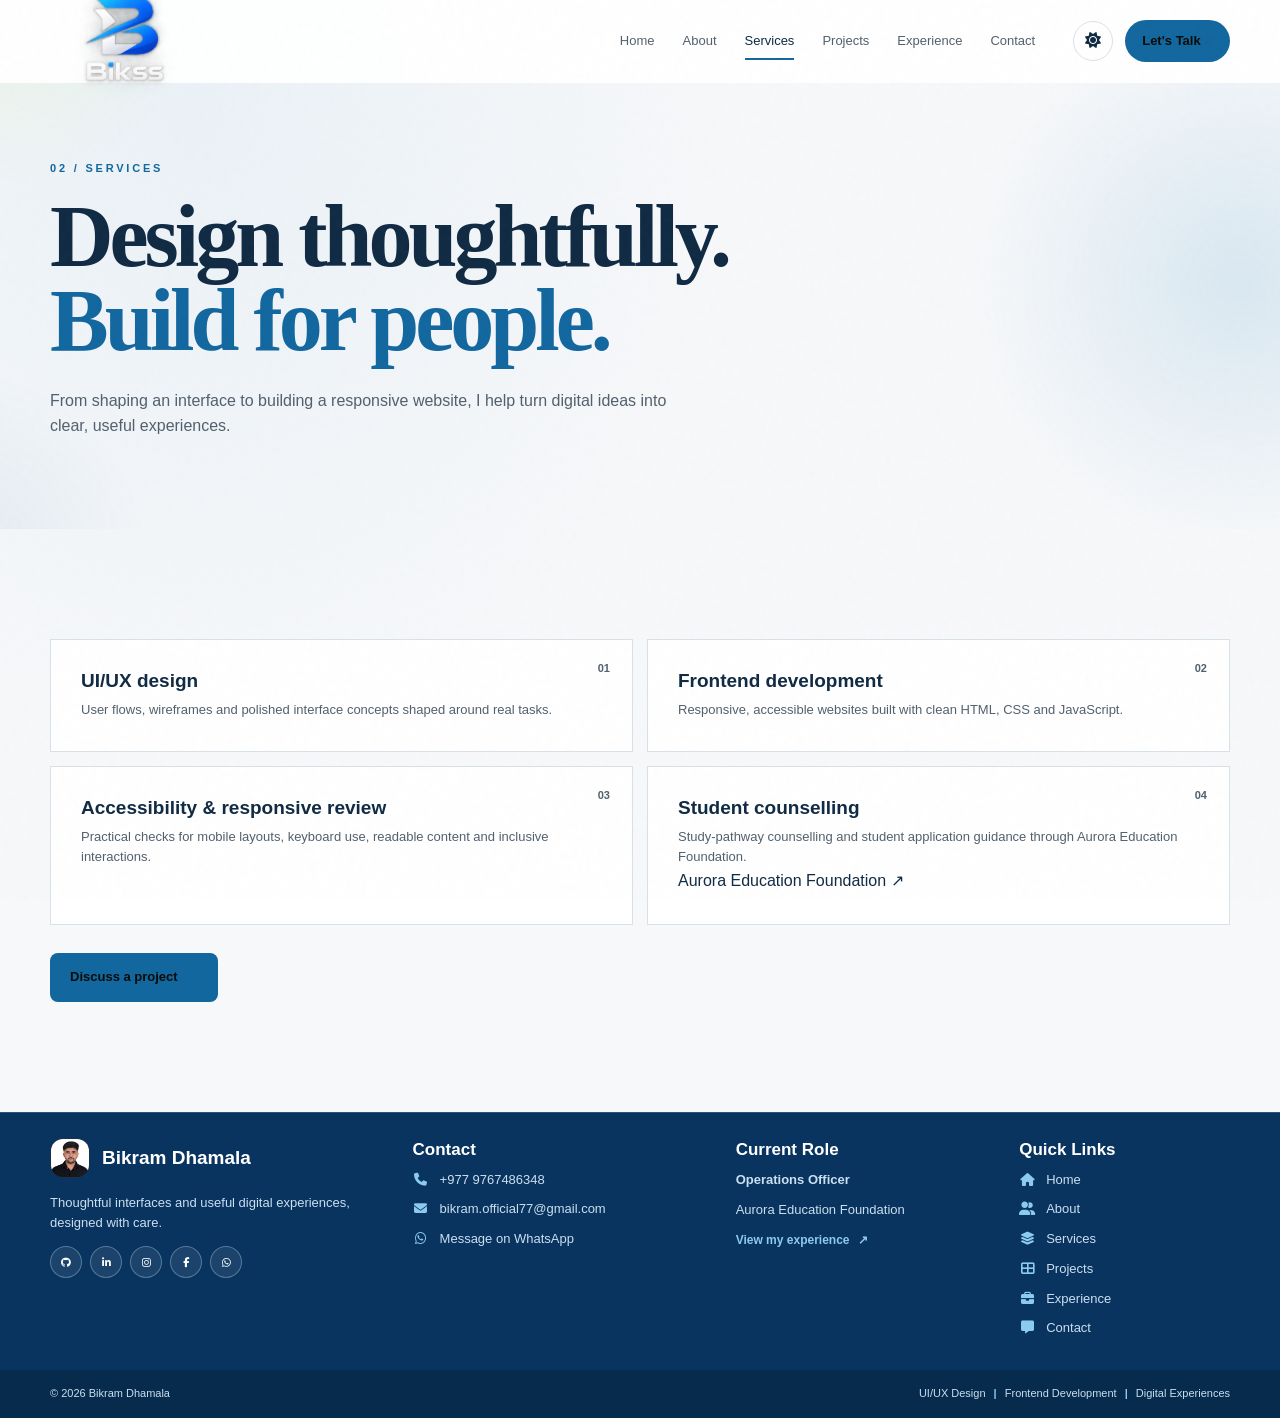
<file: services.html>
<!DOCTYPE html>
<html lang="en">
<head>
  <meta charset="UTF-8">
  <meta name="viewport" content="width=device-width, initial-scale=1.0">
  <meta name="description" content="UI/UX design and responsive frontend services from Bikram Dhamala.">
  <meta name="author" content="Bikram Dhamala">
  <title>Services — Bikram Dhamala</title>
  <meta property="og:type" content="website">
  <meta property="og:title" content="Services — Bikram Dhamala">
  <meta property="og:description" content="UI/UX design and responsive frontend services from Bikram Dhamala.">
  <meta property="og:url" content="https://bikramdhamala.com.np/services.html">
  <meta property="og:image" content="https://bikramdhamala.com.np/biki.jpeg">
  <meta name="twitter:card" content="summary_large_image">
  
<style>

:root{
  --bg:#08090c; --surface:#101217; --surface2:#15171e;
  --text:#f5f5f7; --muted:#9a9da8; --line:rgba(255,255,255,.09);
  --accent:#c7ff43; --accent2:#7dffb2;
  --shadow:0 25px 80px rgba(0,0,0,.35);
}
body.light{
  --bg:#f5f5f0; --surface:#fff; --surface2:#ecece7;
  --text:#111217; --muted:#62656d; --line:rgba(0,0,0,.09);
  --accent:#4f7000; --accent2:#2f7a55;
  --shadow:0 25px 70px rgba(0,0,0,.12);
}
*{margin:0;padding:0;box-sizing:border-box}
html{scroll-behavior:smooth}
body{font-family:"DM Sans",sans-serif;background:var(--bg);color:var(--text);line-height:1.6;overflow-x:hidden}
a{color:inherit;text-decoration:none}
button,input,textarea{font:inherit}
img{max-width:100%}
.container{width:min(1180px,calc(100% - 48px));margin:auto}
.noise{position:fixed;inset:0;pointer-events:none;z-index:100;opacity:.035;background-image:url("data:image/svg+xml,%3Csvg viewBox='0 0 180 180' xmlns='http://www.w3.org/2000/svg'%3E%3Cfilter id='n'%3E%3CfeTurbulence type='fractalNoise' baseFrequency='.8' numOctaves='4' stitchTiles='stitch'/%3E%3C/filter%3E%3Crect width='100%25' height='100%25' filter='url(%23n)' opacity='.7'/%3E%3C/svg%3E")}
.cursor-glow{position:fixed;width:420px;height:420px;border-radius:50%;background:radial-gradient(circle,rgba(199,255,67,.09),transparent 65%);transform:translate(-50%,-50%);pointer-events:none;z-index:0}
.header{position:fixed;top:0;left:0;width:100%;z-index:50;background:rgba(8,9,12,.72);backdrop-filter:blur(18px);border-bottom:1px solid transparent;transition:.3s}
body.light .header{background:rgba(245,245,240,.9)}
.header.scrolled{border-color:var(--line)}
.navbar{height:82px;display:flex;align-items:center;justify-content:space-between}
.logo{font:700 24px "Space Grotesk";letter-spacing:-1px}
.logo span{display:inline-grid;place-items:center;width:35px;height:35px;border:1px solid var(--accent);border-radius:50%;color:var(--accent);margin-right:2px}
.logo em{color:var(--accent);font-style:normal}
.nav-menu{display:flex;gap:28px;margin-left:auto;margin-right:38px}
.nav-link{font-size:13px;color:var(--muted);position:relative;transition:.25s}
.nav-link:hover,.nav-link.active{color:var(--text)}
.nav-link.active:after{content:"";position:absolute;left:0;right:0;bottom:-9px;height:2px;background:var(--accent)}
.nav-actions{display:flex;align-items:center;gap:12px}
.theme-btn,.menu-btn{border:1px solid var(--line);background:var(--surface);color:var(--text);width:40px;height:40px;border-radius:50%;cursor:pointer}
.nav-cta{font-size:13px;font-weight:700;background:var(--accent);color:#0a0c08;padding:11px 17px;border-radius:99px}
.nav-cta i{margin-left:6px}
.menu-btn{display:none}

.page-hero{position:relative;padding:160px 0 90px;overflow:hidden}
.page-hero::before,.page-hero::after{content:"";position:absolute;border-radius:50%;pointer-events:none}
.page-hero::before{width:560px;height:560px;right:-240px;top:0;background:radial-gradient(circle,rgba(199,255,67,.13),transparent 68%)}
.page-hero::after{width:420px;height:420px;left:-260px;bottom:-250px;background:radial-gradient(circle,rgba(125,255,178,.07),transparent 68%)}
.page-hero-inner{position:relative;z-index:2}
.eyebrow{font-size:11px;letter-spacing:2.8px;color:var(--accent);font-weight:700;margin-bottom:17px}
.page-title{font:700 clamp(48px,7vw,88px)/.96 "Space Grotesk";letter-spacing:-4px;max-width:850px}
.page-title span{color:var(--accent)}
.page-lead{margin-top:24px;max-width:650px;color:var(--muted);font-size:16px}
.section{padding:110px 0}
.section-head{display:flex;justify-content:space-between;align-items:end;gap:50px;margin-bottom:55px}
.section-head.center{display:block;text-align:center}
.section-head h2{font:700 clamp(38px,5vw,65px)/1.03 "Space Grotesk";letter-spacing:-2.5px}
.section-head h2 span{color:var(--accent)}
.section-intro{max-width:390px;color:var(--muted);font-size:15px}
.btn{display:inline-flex;align-items:center;gap:10px;padding:14px 20px;border-radius:8px;font-weight:700;font-size:13px;transition:.3s}
.btn.primary{background:var(--accent);color:#0a0c08}
.btn.primary:hover{transform:translateY(-3px);box-shadow:0 12px 30px rgba(199,255,67,.18)}
.btn.ghost{border:1px solid var(--line);background:rgba(255,255,255,.02)}
.btn.ghost:hover{border-color:var(--accent);color:var(--accent)}
.btn-row{display:flex;gap:12px;flex-wrap:wrap;margin-top:28px}

.home-hero{min-height:100vh;position:relative;display:grid;align-items:center;padding:130px 0 90px;overflow:hidden}
.home-grid{display:grid;grid-template-columns:1.08fr .92fr;align-items:center;gap:50px;position:relative;z-index:2}
.home-hero h1{font:700 clamp(48px,6.3vw,86px)/.98 "Space Grotesk";letter-spacing:-4px}
.hero-name{display:inline-block;color:var(--text);font-size:1.12em;letter-spacing:-5px;margin-bottom:5px}
.home-role{font:600 21px "Space Grotesk";margin:26px 0 12px;color:#d9dbe0}
body.light .home-role{color:#363941}
.home-description{max-width:610px;color:var(--muted);font-size:16px}
.hero-actions{display:flex;gap:12px;margin:30px 0}
.hero-socials{display:flex;align-items:center;gap:14px;color:var(--muted)}
.hero-socials a{width:36px;height:36px;display:grid;place-items:center;border:1px solid var(--line);border-radius:50%;transition:.25s}
.hero-socials a:hover{color:var(--accent);border-color:var(--accent);transform:translateY(-2px)}
.social-line{width:45px;height:1px;background:var(--line)}
.hero-socials small{font-size:11px}
.brand-strip{display:flex;flex-wrap:wrap;align-items:center;gap:10px;margin-top:24px}
.brand-item{display:inline-flex;align-items:center;gap:8px;padding:7px 10px;border:1px solid var(--line);background:rgba(255,255,255,.02);border-radius:8px;color:var(--muted);font-size:10px;transition:.25s}
.brand-item:hover{border-color:var(--accent);color:var(--text);transform:translateY(-2px)}
.brand-item img{width:20px;height:20px;object-fit:contain;border-radius:4px;background:#fff;padding:2px}
.brand-monogram{width:20px;height:20px;display:grid;place-items:center;border-radius:4px;background:var(--accent);color:#0a0c08;font:700 8px "Space Grotesk"}

.visual-frame{width:min(470px,100%);aspect-ratio:4/5;position:relative;border:1px solid var(--line);background:var(--surface);box-shadow:var(--shadow);overflow:hidden}
.photo-carousel{position:absolute;inset:0;overflow:hidden;background:#0b0d11}
.photo-slides{width:100%;height:100%;position:relative}
.photo-slide{position:absolute;inset:0;opacity:0;visibility:hidden;transform:scale(1.035);transition:opacity .55s ease,transform .75s ease,visibility .55s;background:#0b0d11}
.photo-slide.active{opacity:1;visibility:visible;transform:scale(1)}
.photo-slide img{width:100%;height:100%;display:block;object-fit:cover;object-position:center}
.photo-slide::after{content:"";position:absolute;inset:0;background:linear-gradient(180deg,rgba(0,0,0,.04),rgba(0,0,0,.18) 55%,rgba(0,0,0,.3));pointer-events:none}
.home-caption{position:absolute;left:20px;bottom:18px;z-index:3;padding:7px 10px;border:1px solid rgba(255,255,255,.13);background:rgba(8,9,12,.58);backdrop-filter:blur(9px);color:#e4e7ed;border-radius:6px;font-size:9px;letter-spacing:1.2px}

.cards-grid{display:grid;grid-template-columns:repeat(2,1fr);gap:14px}
.mini-card{padding:28px;background:var(--surface);border:1px solid var(--line);position:relative;transition:.35s}
.mini-card:hover{transform:translateY(-6px);border-color:rgba(199,255,67,.35)}
.mini-card span{position:absolute;right:20px;top:18px;color:#666a74;font:600 11px "Space Grotesk"}
.mini-card i{font-size:20px;color:var(--accent);margin-bottom:28px}
.mini-card h3{font:600 18px "Space Grotesk";margin-bottom:7px}
.mini-card p{font-size:12px;color:var(--muted)}

.split{display:grid;grid-template-columns:.85fr 1.15fr;gap:70px;align-items:start}
.big-copy{font:500 28px/1.35 "Space Grotesk";margin-bottom:24px}
.copy p{color:var(--muted);max-width:600px}
.stat-grid{display:grid;grid-template-columns:repeat(2,1fr);gap:1px;background:var(--line);border:1px solid var(--line)}
.stat{background:var(--surface);padding:28px}
.stat strong{display:block;font:700 40px "Space Grotesk";color:var(--accent)}
.stat span{color:var(--muted);font-size:12px}

.skill-grid{display:grid;grid-template-columns:repeat(2,1fr);gap:1px;background:var(--line);border:1px solid var(--line)}
.skill{background:var(--surface);padding:25px;display:grid;grid-template-columns:auto 1fr auto;gap:17px;align-items:center;transition:.25s}
.skill:hover{background:var(--surface2)}
.skill-icon{width:45px;height:45px;display:grid;place-items:center;border:1px solid var(--line);border-radius:10px;font-size:21px;color:var(--accent)}
.skill h3{font:600 16px "Space Grotesk"}
.skill p{font-size:11px;color:var(--muted)}
.skill strong{font:600 11px "Space Grotesk";color:var(--muted)}
.skill-note{margin-top:22px;color:var(--muted);font-size:12px}

.project-feature{display:grid;grid-template-columns:1.35fr .65fr;gap:0;background:var(--surface);border:1px solid var(--line);overflow:hidden}
.project-art{min-height:480px;position:relative;background:radial-gradient(circle at 50% 50%,rgba(199,255,67,.09),transparent 55%),#0d0f13;display:grid;place-items:center;padding:45px}
.art-window{width:100%;box-shadow:0 30px 70px #0008;border:1px solid #ffffff14;background:#12151b;transform:perspective(900px) rotateY(-8deg) rotateX(3deg);transition:.5s}
.project-art:hover .art-window{transform:perspective(900px) rotateY(0) rotateX(0) translateY(-5px)}
.window-bar{height:36px;border-bottom:1px solid #ffffff10;display:flex;align-items:center;gap:5px;padding:0 12px;color:#737985;font-size:8px}
.window-bar span{width:6px;height:6px;border-radius:50%;background:#555}
.window-bar b{margin-left:auto;font:600 8px "Space Grotesk";letter-spacing:1px}
.dashboard{display:grid;grid-template-columns:52px 1fr;height:280px}
.dashboard aside{border-right:1px solid #ffffff0d;display:flex;flex-direction:column;align-items:center;padding:17px 0;gap:22px}
.dashboard aside strong{color:var(--accent);font:700 18px "Space Grotesk"}
.dashboard aside i{width:14px;height:14px;border:1px solid #ffffff1a;border-radius:4px}
.dash-main{padding:30px}
.dash-main small{font-size:7px;color:#737985;letter-spacing:1.5px}
.dash-main h3{font:600 24px "Space Grotesk";margin:4px 0 20px}
.dash-cards{display:grid;grid-template-columns:repeat(3,1fr);gap:9px}
.dash-cards div{height:55px;background:linear-gradient(135deg,#1c2028,#15181e);border:1px solid #ffffff0b}
.dash-chart{height:95px;margin-top:12px;border:1px solid #ffffff0b;display:flex;align-items:end;justify-content:space-around;padding:14px}
.dash-chart span{width:9%;background:var(--accent);opacity:.65;border-radius:3px 3px 0 0}
.dash-chart span:nth-child(1){height:35%}.dash-chart span:nth-child(2){height:52%}.dash-chart span:nth-child(3){height:44%}.dash-chart span:nth-child(4){height:75%}.dash-chart span:nth-child(5){height:60%}.dash-chart span:nth-child(6){height:90%}.dash-chart span:nth-child(7){height:72%}
.project-index{position:absolute;left:25px;top:22px;color:var(--accent);font:700 12px "Space Grotesk"}
.project-info{padding:55px 45px;display:flex;flex-direction:column;justify-content:center}
.project-type{color:var(--accent);font-size:10px;letter-spacing:2px;font-weight:700}
.project-info h3{font:700 39px "Space Grotesk";margin:12px 0}
.project-info>p:not(.project-type){color:var(--muted);font-size:14px}
.tags{display:flex;flex-wrap:wrap;gap:7px;margin:24px 0}
.tags span{border:1px solid var(--line);padding:6px 9px;font-size:9px;color:var(--muted)}
.project-link{font-size:12px;font-weight:700;display:inline-flex;gap:9px;align-items:center}
.project-link i{color:var(--accent)}

.timeline{max-width:900px;margin:auto;border-left:1px solid var(--line)}
.timeline-item{display:grid;grid-template-columns:125px 20px 1fr;gap:20px;padding:0 0 65px;position:relative}
.timeline-item:last-child{padding-bottom:0}
.time{font:600 10px "Space Grotesk";color:var(--muted);letter-spacing:1px;text-align:right}
.timeline-dot{width:9px;height:9px;background:var(--accent);border-radius:50%;box-shadow:0 0 0 6px var(--bg);margin-top:5px}
.timeline-item h3{font:600 21px "Space Grotesk";margin-bottom:8px}
.timeline-item>div:last-child>p:last-child{font-size:13px;color:var(--muted);max-width:590px}

.contact-layout{display:grid;grid-template-columns:.8fr 1.2fr;gap:65px}
.contact-card{background:var(--surface);border:1px solid var(--line);padding:35px}
.contact-card h3{font:600 21px "Space Grotesk";margin-bottom:16px}
.contact-card p{color:var(--muted);font-size:13px}
.contact-list{display:grid;gap:16px;margin-top:26px}
.contact-item{display:flex;gap:13px;align-items:flex-start}
.contact-item i{color:var(--accent);margin-top:3px}
.contact-item b{font:600 12px "Space Grotesk";display:block;margin-bottom:3px}
.contact-item span{font-size:12px;color:var(--muted)}
.form-grid{display:grid;grid-template-columns:1fr 1fr;gap:14px}
.field{display:flex;flex-direction:column;gap:7px}
.field.full{grid-column:1/-1}
.field label{font-size:10px;letter-spacing:1.4px;color:var(--muted);text-transform:uppercase}
.field input,.field textarea{width:100%;background:var(--bg);color:var(--text);border:1px solid var(--line);padding:13px 14px;border-radius:7px;outline:none}
.field input:focus,.field textarea:focus{border-color:var(--accent)}
.field textarea{min-height:150px;resize:vertical}
.form-note{margin-top:12px;color:var(--muted);font-size:10px}

footer{border-top:1px solid var(--line);padding:25px 0;color:var(--muted);font-size:10px}
.footer-inner{display:flex;justify-content:space-between;gap:20px;align-items:center}

.reveal{opacity:0;transform:translateY(25px);transition:opacity .8s ease,transform .8s ease}
.reveal.visible{opacity:1;transform:none}

@media(max-width:900px){
  .nav-menu{position:fixed;top:82px;left:0;right:0;background:var(--bg);border-bottom:1px solid var(--line);display:none;flex-direction:column;padding:25px 24px;gap:20px}
  .nav-menu.open{display:flex}
  .menu-btn{display:block}.nav-cta{display:none}
  .home-grid,.split,.project-feature,.contact-layout{grid-template-columns:1fr}
  .home-hero{padding-top:125px}
  .hero-visual{margin-top:25px}
  .visual-frame{max-width:440px}
  .section-head{align-items:start;flex-direction:column;gap:20px}
  .project-art{min-height:390px}
  .project-info{padding:40px}
}
@media(max-width:600px){
  .container{width:min(100% - 30px,1180px)}
  .navbar{height:72px}.nav-menu{top:72px}
  .home-hero{padding:110px 0 75px}
  .home-hero h1{font-size:47px;letter-spacing:-2.5px}
  .hero-name{letter-spacing:-3px}
  .home-description{font-size:14px}
  .hero-actions{flex-direction:column;align-items:stretch}
  .hero-actions .btn{justify-content:center}
  .hero-socials small,.social-line{display:none}
  .section,.page-hero{padding:90px 0}
  .section-head{margin-bottom:40px}
  .cards-grid,.skill-grid,.form-grid,.stat-grid{grid-template-columns:1fr}
  .page-title{letter-spacing:-2.5px;font-size:47px}
  .project-art{padding:20px;min-height:300px}
  .dashboard{height:210px}.dash-main{padding:20px}.dash-main h3{font-size:18px}
  .project-info{padding:30px 24px}.project-info h3{font-size:33px}
  .timeline-item{grid-template-columns:75px 12px 1fr;gap:12px}
  .timeline-item h3{font-size:17px}
  .contact-card{padding:25px}
  .footer-inner{flex-direction:column;align-items:flex-start}
}
.icon-fallback{font-size:11px;font-weight:700;letter-spacing:-.3px;color:var(--accent)}
</style><link rel="stylesheet" href="site-enhancements.css"><link rel="icon" href="favicon.jpg" type="image/jpeg"></head>
<body id="top" data-page="services" class="light">
  <div class="noise"></div>
  <div class="cursor-glow"></div>
  
<header class="header" id="header">
  <nav class="navbar container">
    <a href="index.html" class="logo" aria-label="Bikram Dhamala home"><img src="logo.png" alt="Bikram Dhamala" width="150"></a>
    <div class="nav-menu" id="navMenu">
      <a href="index.html" class="nav-link" data-page="home">Home</a>
      <a href="about.html" class="nav-link" data-page="about">About</a>
      <a href="services.html" class="nav-link" data-page="services">Services</a>
      <a href="projects.html" class="nav-link" data-page="projects">Projects</a>
      <a href="experience.html" class="nav-link" data-page="experience">Experience</a>
      <a href="contact.html" class="nav-link" data-page="contact">Contact</a>
    </div>
    <div class="nav-actions">
      <button class="theme-btn" id="themeBtn" aria-label="Toggle theme"><span class="icon-fallback">◐</span></button>
      <a href="contact.html" class="nav-cta">Let's Talk <span class="icon-fallback">↗</span></a>
      <button class="menu-btn" id="menuBtn" aria-label="Open menu"><span class="icon-fallback">☰</span></button>
    </div>
  </nav>
</header>

  <main>
    
<section class="page-hero">
  <div class="container page-hero-inner reveal">
    <p class="eyebrow">02 / SERVICES</p>
    <h1 class="page-title">Design thoughtfully.<br><span>Build for people.</span></h1>
    <p class="page-lead">From shaping an interface to building a responsive website, I help turn digital ideas into clear, useful experiences.</p>
  </div>
</section>
<section class="section">
  <div class="container">
    <div class="service-grid">
      <article class="service-card reveal"><span class="service-number">01</span><h3>UI/UX design</h3><p>User flows, wireframes and polished interface concepts shaped around real tasks.</p></article>
      <article class="service-card reveal"><span class="service-number">02</span><h3>Frontend development</h3><p>Responsive, accessible websites built with clean HTML, CSS and JavaScript.</p></article>
      <article class="service-card reveal"><span class="service-number">03</span><h3>Accessibility &amp; responsive review</h3><p>Practical checks for mobile layouts, keyboard use, readable content and inclusive interactions.</p></article>
      <article class="service-card service-card-education reveal"><span class="service-number">04</span><h3>Student counselling</h3><p>Study-pathway counselling and student application guidance through Aurora Education Foundation.</p><a class="service-org-link" href="https://aurorafoundationaf.com/" target="_blank" rel="noopener noreferrer">Aurora Education Foundation <span aria-hidden="true">↗</span></a></article>
    </div>
    <div class="btn-row"><a href="contact.html" class="btn primary">Discuss a project <span class="icon-fallback">→</span></a></div>
  </div>
</section>

  </main>
  
<footer>
  <div class="container footer-inner">
    <span>© <span id="year"></span> Bikram Dhamala</span>
    <span>Designed & built with curiosity.</span>
    <a href="#top">Back to top ↑</a>
  </div>
</footer>

  
<script>
const body = document.body;
const header = document.getElementById("header");
const menuBtn = document.getElementById("menuBtn");
const navMenu = document.getElementById("navMenu");
const themeBtn = document.getElementById("themeBtn");

if (menuBtn && navMenu) {
  menuBtn.addEventListener("click", () => {
    navMenu.classList.toggle("open");
    menuBtn.innerHTML = navMenu.classList.contains("open")
      ? '<i class="fa-solid fa-xmark"></i>'
      : '<i class="fa-solid fa-bars"></i>';
  });
}
document.querySelectorAll(".nav-link").forEach(link => {
  link.addEventListener("click", () => {
    navMenu?.classList.remove("open");
    if (menuBtn) menuBtn.innerHTML = '<i class="fa-solid fa-bars"></i>';
  });
});

window.addEventListener("scroll", () => {
  header?.classList.toggle("scrolled", window.scrollY > 20);
});

const savedTheme = localStorage.getItem("portfolio-theme");
if (savedTheme !== "dark") {
  body.classList.add("light");
  if (themeBtn) themeBtn.innerHTML = '<i class="fa-solid fa-sun"></i>';
} else {
  body.classList.remove("light");
  if (themeBtn) themeBtn.innerHTML = '<i class="fa-solid fa-moon"></i>';
}
themeBtn?.addEventListener("click", () => {
  body.classList.toggle("light");
  const light = body.classList.contains("light");
  localStorage.setItem("portfolio-theme", light ? "light" : "dark");
  themeBtn.innerHTML = light
    ? '<i class="fa-solid fa-sun"></i>'
    : '<i class="fa-solid fa-moon"></i>';
});

document.getElementById("year")?.replaceChildren(String(new Date().getFullYear()));

const observer = new IntersectionObserver(entries => {
  entries.forEach(entry => {
    if (entry.isIntersecting) entry.target.classList.add("visible");
  });
}, {threshold:.12});
document.querySelectorAll(".reveal").forEach(el => observer.observe(el));

const page = body.dataset.page;
document.querySelectorAll(".nav-link").forEach(link => {
  link.classList.toggle("active", link.dataset.page === page);
});

/* Home hero photo rotation: every 3 seconds. */
const photoSlides = [...document.querySelectorAll(".photo-slide")];
if (photoSlides.length) {
  let photoIndex = 0;
  function showPhoto(index) {
    photoIndex = (index + photoSlides.length) % photoSlides.length;
    photoSlides.forEach((slide, i) => {
      slide.classList.toggle("active", i === photoIndex);
    });
  }
  showPhoto(0);
  setInterval(() => showPhoto(photoIndex + 1), 3000);
}
</script><script src="site-enhancements.js"></script></body>
</html>
</file>
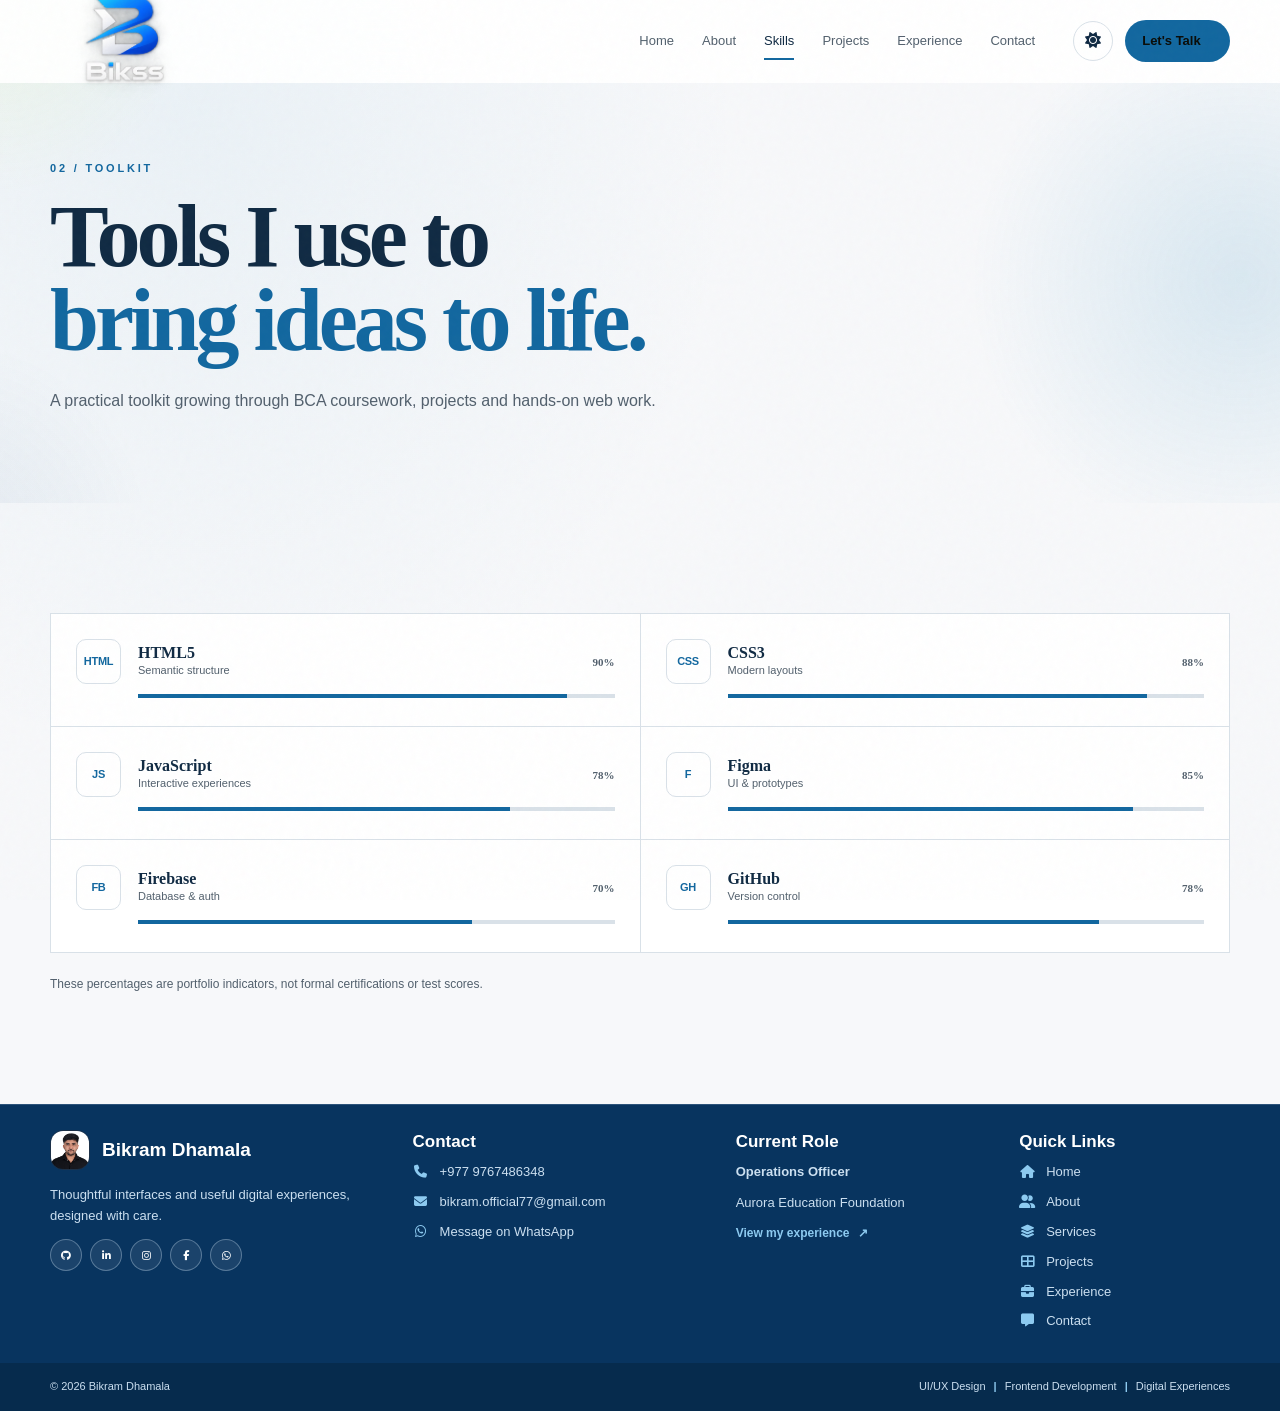
<file: skills.html>
<!DOCTYPE html>
<html lang="en">
<head>
  <meta charset="UTF-8">
  <meta name="viewport" content="width=device-width, initial-scale=1.0">
  <meta name="description" content="Skills — Bikram Dhamala">
  <meta name="author" content="Bikram Dhamala">
  <title>Skills — Bikram Dhamala</title>
  
<style>

:root{
  --bg:#08090c; --surface:#101217; --surface2:#15171e;
  --text:#f5f5f7; --muted:#9a9da8; --line:rgba(255,255,255,.09);
  --accent:#c7ff43; --accent2:#7dffb2;
  --shadow:0 25px 80px rgba(0,0,0,.35);
}
body.light{
  --bg:#f5f5f0; --surface:#fff; --surface2:#ecece7;
  --text:#111217; --muted:#62656d; --line:rgba(0,0,0,.09);
  --accent:#4f7000; --accent2:#2f7a55;
  --shadow:0 25px 70px rgba(0,0,0,.12);
}
*{margin:0;padding:0;box-sizing:border-box}
html{scroll-behavior:smooth}
body{font-family:"DM Sans",sans-serif;background:var(--bg);color:var(--text);line-height:1.6;overflow-x:hidden}
a{color:inherit;text-decoration:none}
button,input,textarea{font:inherit}
img{max-width:100%}
.container{width:min(1180px,calc(100% - 48px));margin:auto}
.noise{position:fixed;inset:0;pointer-events:none;z-index:100;opacity:.035;background-image:url("data:image/svg+xml,%3Csvg viewBox='0 0 180 180' xmlns='http://www.w3.org/2000/svg'%3E%3Cfilter id='n'%3E%3CfeTurbulence type='fractalNoise' baseFrequency='.8' numOctaves='4' stitchTiles='stitch'/%3E%3C/filter%3E%3Crect width='100%25' height='100%25' filter='url(%23n)' opacity='.7'/%3E%3C/svg%3E")}
.cursor-glow{position:fixed;width:420px;height:420px;border-radius:50%;background:radial-gradient(circle,rgba(199,255,67,.09),transparent 65%);transform:translate(-50%,-50%);pointer-events:none;z-index:0}
.header{position:fixed;top:0;left:0;width:100%;z-index:50;background:rgba(8,9,12,.72);backdrop-filter:blur(18px);border-bottom:1px solid transparent;transition:.3s}
body.light .header{background:rgba(245,245,240,.9)}
.header.scrolled{border-color:var(--line)}
.navbar{height:82px;display:flex;align-items:center;justify-content:space-between}
.logo{font:700 24px "Space Grotesk";letter-spacing:-1px}
.logo span{display:inline-grid;place-items:center;width:35px;height:35px;border:1px solid var(--accent);border-radius:50%;color:var(--accent);margin-right:2px}
.logo em{color:var(--accent);font-style:normal}
.nav-menu{display:flex;gap:28px;margin-left:auto;margin-right:38px}
.nav-link{font-size:13px;color:var(--muted);position:relative;transition:.25s}
.nav-link:hover,.nav-link.active{color:var(--text)}
.nav-link.active:after{content:"";position:absolute;left:0;right:0;bottom:-9px;height:2px;background:var(--accent)}
.nav-actions{display:flex;align-items:center;gap:12px}
.theme-btn,.menu-btn{border:1px solid var(--line);background:var(--surface);color:var(--text);width:40px;height:40px;border-radius:50%;cursor:pointer}
.nav-cta{font-size:13px;font-weight:700;background:var(--accent);color:#0a0c08;padding:11px 17px;border-radius:99px}
.nav-cta i{margin-left:6px}
.menu-btn{display:none}

.page-hero{position:relative;padding:160px 0 90px;overflow:hidden}
.page-hero::before,.page-hero::after{content:"";position:absolute;border-radius:50%;pointer-events:none}
.page-hero::before{width:560px;height:560px;right:-240px;top:0;background:radial-gradient(circle,rgba(199,255,67,.13),transparent 68%)}
.page-hero::after{width:420px;height:420px;left:-260px;bottom:-250px;background:radial-gradient(circle,rgba(125,255,178,.07),transparent 68%)}
.page-hero-inner{position:relative;z-index:2}
.eyebrow{font-size:11px;letter-spacing:2.8px;color:var(--accent);font-weight:700;margin-bottom:17px}
.page-title{font:700 clamp(48px,7vw,88px)/.96 "Space Grotesk";letter-spacing:-4px;max-width:850px}
.page-title span{color:var(--accent)}
.page-lead{margin-top:24px;max-width:650px;color:var(--muted);font-size:16px}
.section{padding:110px 0}
.section-head{display:flex;justify-content:space-between;align-items:end;gap:50px;margin-bottom:55px}
.section-head.center{display:block;text-align:center}
.section-head h2{font:700 clamp(38px,5vw,65px)/1.03 "Space Grotesk";letter-spacing:-2.5px}
.section-head h2 span{color:var(--accent)}
.section-intro{max-width:390px;color:var(--muted);font-size:15px}
.btn{display:inline-flex;align-items:center;gap:10px;padding:14px 20px;border-radius:8px;font-weight:700;font-size:13px;transition:.3s}
.btn.primary{background:var(--accent);color:#0a0c08}
.btn.primary:hover{transform:translateY(-3px);box-shadow:0 12px 30px rgba(199,255,67,.18)}
.btn.ghost{border:1px solid var(--line);background:rgba(255,255,255,.02)}
.btn.ghost:hover{border-color:var(--accent);color:var(--accent)}
.btn-row{display:flex;gap:12px;flex-wrap:wrap;margin-top:28px}

.home-hero{min-height:100vh;position:relative;display:grid;align-items:center;padding:130px 0 90px;overflow:hidden}
.home-grid{display:grid;grid-template-columns:1.08fr .92fr;align-items:center;gap:50px;position:relative;z-index:2}
.home-hero h1{font:700 clamp(48px,6.3vw,86px)/.98 "Space Grotesk";letter-spacing:-4px}
.hero-name{display:inline-block;color:var(--text);font-size:1.12em;letter-spacing:-5px;margin-bottom:5px}
.home-role{font:600 21px "Space Grotesk";margin:26px 0 12px;color:#d9dbe0}
body.light .home-role{color:#363941}
.home-description{max-width:610px;color:var(--muted);font-size:16px}
.hero-actions{display:flex;gap:12px;margin:30px 0}
.hero-socials{display:flex;align-items:center;gap:14px;color:var(--muted)}
.hero-socials a{width:36px;height:36px;display:grid;place-items:center;border:1px solid var(--line);border-radius:50%;transition:.25s}
.hero-socials a:hover{color:var(--accent);border-color:var(--accent);transform:translateY(-2px)}
.social-line{width:45px;height:1px;background:var(--line)}
.hero-socials small{font-size:11px}
.brand-strip{display:flex;flex-wrap:wrap;align-items:center;gap:10px;margin-top:24px}
.brand-item{display:inline-flex;align-items:center;gap:8px;padding:7px 10px;border:1px solid var(--line);background:rgba(255,255,255,.02);border-radius:8px;color:var(--muted);font-size:10px;transition:.25s}
.brand-item:hover{border-color:var(--accent);color:var(--text);transform:translateY(-2px)}
.brand-item img{width:20px;height:20px;object-fit:contain;border-radius:4px;background:#fff;padding:2px}
.brand-monogram{width:20px;height:20px;display:grid;place-items:center;border-radius:4px;background:var(--accent);color:#0a0c08;font:700 8px "Space Grotesk"}

.visual-frame{width:min(470px,100%);aspect-ratio:4/5;position:relative;border:1px solid var(--line);background:var(--surface);box-shadow:var(--shadow);overflow:hidden}
.photo-carousel{position:absolute;inset:0;overflow:hidden;background:#0b0d11}
.photo-slides{width:100%;height:100%;position:relative}
.photo-slide{position:absolute;inset:0;opacity:0;visibility:hidden;transform:scale(1.035);transition:opacity .55s ease,transform .75s ease,visibility .55s;background:#0b0d11}
.photo-slide.active{opacity:1;visibility:visible;transform:scale(1)}
.photo-slide img{width:100%;height:100%;display:block;object-fit:cover;object-position:center}
.photo-slide::after{content:"";position:absolute;inset:0;background:linear-gradient(180deg,rgba(0,0,0,.04),rgba(0,0,0,.18) 55%,rgba(0,0,0,.3));pointer-events:none}
.home-caption{position:absolute;left:20px;bottom:18px;z-index:3;padding:7px 10px;border:1px solid rgba(255,255,255,.13);background:rgba(8,9,12,.58);backdrop-filter:blur(9px);color:#e4e7ed;border-radius:6px;font-size:9px;letter-spacing:1.2px}

.cards-grid{display:grid;grid-template-columns:repeat(2,1fr);gap:14px}
.mini-card{padding:28px;background:var(--surface);border:1px solid var(--line);position:relative;transition:.35s}
.mini-card:hover{transform:translateY(-6px);border-color:rgba(199,255,67,.35)}
.mini-card span{position:absolute;right:20px;top:18px;color:#666a74;font:600 11px "Space Grotesk"}
.mini-card i{font-size:20px;color:var(--accent);margin-bottom:28px}
.mini-card h3{font:600 18px "Space Grotesk";margin-bottom:7px}
.mini-card p{font-size:12px;color:var(--muted)}

.split{display:grid;grid-template-columns:.85fr 1.15fr;gap:70px;align-items:start}
.big-copy{font:500 28px/1.35 "Space Grotesk";margin-bottom:24px}
.copy p{color:var(--muted);max-width:600px}
.stat-grid{display:grid;grid-template-columns:repeat(2,1fr);gap:1px;background:var(--line);border:1px solid var(--line)}
.stat{background:var(--surface);padding:28px}
.stat strong{display:block;font:700 40px "Space Grotesk";color:var(--accent)}
.stat span{color:var(--muted);font-size:12px}

.skill-grid{display:grid;grid-template-columns:repeat(2,1fr);gap:1px;background:var(--line);border:1px solid var(--line)}
.skill{background:var(--surface);padding:25px;display:grid;grid-template-columns:auto 1fr auto;gap:17px;align-items:center;transition:.25s}
.skill:hover{background:var(--surface2)}
.skill-icon{width:45px;height:45px;display:grid;place-items:center;border:1px solid var(--line);border-radius:10px;font-size:21px;color:var(--accent)}
.skill h3{font:600 16px "Space Grotesk"}
.skill p{font-size:11px;color:var(--muted)}
.skill strong{font:600 11px "Space Grotesk";color:var(--muted)}
.skill-note{margin-top:22px;color:var(--muted);font-size:12px}

.project-feature{display:grid;grid-template-columns:1.35fr .65fr;gap:0;background:var(--surface);border:1px solid var(--line);overflow:hidden}
.project-art{min-height:480px;position:relative;background:radial-gradient(circle at 50% 50%,rgba(199,255,67,.09),transparent 55%),#0d0f13;display:grid;place-items:center;padding:45px}
.art-window{width:100%;box-shadow:0 30px 70px #0008;border:1px solid #ffffff14;background:#12151b;transform:perspective(900px) rotateY(-8deg) rotateX(3deg);transition:.5s}
.project-art:hover .art-window{transform:perspective(900px) rotateY(0) rotateX(0) translateY(-5px)}
.window-bar{height:36px;border-bottom:1px solid #ffffff10;display:flex;align-items:center;gap:5px;padding:0 12px;color:#737985;font-size:8px}
.window-bar span{width:6px;height:6px;border-radius:50%;background:#555}
.window-bar b{margin-left:auto;font:600 8px "Space Grotesk";letter-spacing:1px}
.dashboard{display:grid;grid-template-columns:52px 1fr;height:280px}
.dashboard aside{border-right:1px solid #ffffff0d;display:flex;flex-direction:column;align-items:center;padding:17px 0;gap:22px}
.dashboard aside strong{color:var(--accent);font:700 18px "Space Grotesk"}
.dashboard aside i{width:14px;height:14px;border:1px solid #ffffff1a;border-radius:4px}
.dash-main{padding:30px}
.dash-main small{font-size:7px;color:#737985;letter-spacing:1.5px}
.dash-main h3{font:600 24px "Space Grotesk";margin:4px 0 20px}
.dash-cards{display:grid;grid-template-columns:repeat(3,1fr);gap:9px}
.dash-cards div{height:55px;background:linear-gradient(135deg,#1c2028,#15181e);border:1px solid #ffffff0b}
.dash-chart{height:95px;margin-top:12px;border:1px solid #ffffff0b;display:flex;align-items:end;justify-content:space-around;padding:14px}
.dash-chart span{width:9%;background:var(--accent);opacity:.65;border-radius:3px 3px 0 0}
.dash-chart span:nth-child(1){height:35%}.dash-chart span:nth-child(2){height:52%}.dash-chart span:nth-child(3){height:44%}.dash-chart span:nth-child(4){height:75%}.dash-chart span:nth-child(5){height:60%}.dash-chart span:nth-child(6){height:90%}.dash-chart span:nth-child(7){height:72%}
.project-index{position:absolute;left:25px;top:22px;color:var(--accent);font:700 12px "Space Grotesk"}
.project-info{padding:55px 45px;display:flex;flex-direction:column;justify-content:center}
.project-type{color:var(--accent);font-size:10px;letter-spacing:2px;font-weight:700}
.project-info h3{font:700 39px "Space Grotesk";margin:12px 0}
.project-info>p:not(.project-type){color:var(--muted);font-size:14px}
.tags{display:flex;flex-wrap:wrap;gap:7px;margin:24px 0}
.tags span{border:1px solid var(--line);padding:6px 9px;font-size:9px;color:var(--muted)}
.project-link{font-size:12px;font-weight:700;display:inline-flex;gap:9px;align-items:center}
.project-link i{color:var(--accent)}

.timeline{max-width:900px;margin:auto;border-left:1px solid var(--line)}
.timeline-item{display:grid;grid-template-columns:125px 20px 1fr;gap:20px;padding:0 0 65px;position:relative}
.timeline-item:last-child{padding-bottom:0}
.time{font:600 10px "Space Grotesk";color:var(--muted);letter-spacing:1px;text-align:right}
.timeline-dot{width:9px;height:9px;background:var(--accent);border-radius:50%;box-shadow:0 0 0 6px var(--bg);margin-top:5px}
.timeline-item h3{font:600 21px "Space Grotesk";margin-bottom:8px}
.timeline-item>div:last-child>p:last-child{font-size:13px;color:var(--muted);max-width:590px}

.contact-layout{display:grid;grid-template-columns:.8fr 1.2fr;gap:65px}
.contact-card{background:var(--surface);border:1px solid var(--line);padding:35px}
.contact-card h3{font:600 21px "Space Grotesk";margin-bottom:16px}
.contact-card p{color:var(--muted);font-size:13px}
.contact-list{display:grid;gap:16px;margin-top:26px}
.contact-item{display:flex;gap:13px;align-items:flex-start}
.contact-item i{color:var(--accent);margin-top:3px}
.contact-item b{font:600 12px "Space Grotesk";display:block;margin-bottom:3px}
.contact-item span{font-size:12px;color:var(--muted)}
.form-grid{display:grid;grid-template-columns:1fr 1fr;gap:14px}
.field{display:flex;flex-direction:column;gap:7px}
.field.full{grid-column:1/-1}
.field label{font-size:10px;letter-spacing:1.4px;color:var(--muted);text-transform:uppercase}
.field input,.field textarea{width:100%;background:var(--bg);color:var(--text);border:1px solid var(--line);padding:13px 14px;border-radius:7px;outline:none}
.field input:focus,.field textarea:focus{border-color:var(--accent)}
.field textarea{min-height:150px;resize:vertical}
.form-note{margin-top:12px;color:var(--muted);font-size:10px}

footer{border-top:1px solid var(--line);padding:25px 0;color:var(--muted);font-size:10px}
.footer-inner{display:flex;justify-content:space-between;gap:20px;align-items:center}

.reveal{opacity:0;transform:translateY(25px);transition:opacity .8s ease,transform .8s ease}
.reveal.visible{opacity:1;transform:none}

@media(max-width:900px){
  .nav-menu{position:fixed;top:82px;left:0;right:0;background:var(--bg);border-bottom:1px solid var(--line);display:none;flex-direction:column;padding:25px 24px;gap:20px}
  .nav-menu.open{display:flex}
  .menu-btn{display:block}.nav-cta{display:none}
  .home-grid,.split,.project-feature,.contact-layout{grid-template-columns:1fr}
  .home-hero{padding-top:125px}
  .hero-visual{margin-top:25px}
  .visual-frame{max-width:440px}
  .section-head{align-items:start;flex-direction:column;gap:20px}
  .project-art{min-height:390px}
  .project-info{padding:40px}
}
@media(max-width:600px){
  .container{width:min(100% - 30px,1180px)}
  .navbar{height:72px}.nav-menu{top:72px}
  .home-hero{padding:110px 0 75px}
  .home-hero h1{font-size:47px;letter-spacing:-2.5px}
  .hero-name{letter-spacing:-3px}
  .home-description{font-size:14px}
  .hero-actions{flex-direction:column;align-items:stretch}
  .hero-actions .btn{justify-content:center}
  .hero-socials small,.social-line{display:none}
  .section,.page-hero{padding:90px 0}
  .section-head{margin-bottom:40px}
  .cards-grid,.skill-grid,.form-grid,.stat-grid{grid-template-columns:1fr}
  .page-title{letter-spacing:-2.5px;font-size:47px}
  .project-art{padding:20px;min-height:300px}
  .dashboard{height:210px}.dash-main{padding:20px}.dash-main h3{font-size:18px}
  .project-info{padding:30px 24px}.project-info h3{font-size:33px}
  .timeline-item{grid-template-columns:75px 12px 1fr;gap:12px}
  .timeline-item h3{font-size:17px}
  .contact-card{padding:25px}
  .footer-inner{flex-direction:column;align-items:flex-start}
}
.icon-fallback{font-size:11px;font-weight:700;letter-spacing:-.3px;color:var(--accent)}
</style><link rel="icon" href="favicon.jpg" type="image/jpeg"><link rel="stylesheet" href="site-enhancements.css"><link rel="stylesheet" href="https://cdnjs.cloudflare.com/ajax/libs/font-awesome/6.5.2/css/all.min.css"></head>
<body id="top" data-page="skills" class="light">
  <div class="noise"></div>
  <div class="cursor-glow"></div>
  
<header class="header" id="header">
  <nav class="navbar container">
    <a href="index.html" class="logo" aria-label="Bikram Dhamala home"><img src="logo.png" alt="Bikram Dhamala" width="150"></a>
    <div class="nav-menu" id="navMenu">
      <a href="index.html" class="nav-link" data-page="home">Home</a>
      <a href="about.html" class="nav-link" data-page="about">About</a>
      <a href="skills.html" class="nav-link" data-page="skills">Skills</a>
      <a href="projects.html" class="nav-link" data-page="projects">Projects</a>
      <a href="experience.html" class="nav-link" data-page="experience">Experience</a>
      <a href="contact.html" class="nav-link" data-page="contact">Contact</a>
    </div>
    <div class="nav-actions">
      <button class="theme-btn" id="themeBtn" aria-label="Toggle theme"><span class="icon-fallback">◐</span></button>
      <a href="contact.html" class="nav-cta">Let's Talk <span class="icon-fallback">↗</span></a>
      <button class="menu-btn" id="menuBtn" aria-label="Open menu"><span class="icon-fallback">☰</span></button>
    </div>
  </nav>
</header>

  <main>
    
<section class="page-hero">
  <div class="container page-hero-inner reveal">
    <p class="eyebrow">02 / TOOLKIT</p>
    <h1 class="page-title">Tools I use to<br><span>bring ideas to life.</span></h1>
    <p class="page-lead">A practical toolkit growing through BCA coursework, projects and hands-on web work.</p>
  </div>
</section>
<section class="section">
  <div class="container">
    <div class="skill-grid">
      <div class="skill reveal"><div class="skill-icon"><span class="icon-fallback">HTML</span></div><div><h3>HTML5</h3><p>Semantic structure</p></div><strong>90%</strong></div>
      <div class="skill reveal"><div class="skill-icon"><span class="icon-fallback">CSS</span></div><div><h3>CSS3</h3><p>Modern layouts</p></div><strong>88%</strong></div>
      <div class="skill reveal"><div class="skill-icon"><span class="icon-fallback">JS</span></div><div><h3>JavaScript</h3><p>Interactive experiences</p></div><strong>78%</strong></div>
      <div class="skill reveal"><div class="skill-icon"><span class="icon-fallback">F</span></div><div><h3>Figma</h3><p>UI & prototypes</p></div><strong>85%</strong></div>
      <div class="skill reveal"><div class="skill-icon"><span class="icon-fallback">FB</span></div><div><h3>Firebase</h3><p>Database & auth</p></div><strong>70%</strong></div>
      <div class="skill reveal"><div class="skill-icon"><span class="icon-fallback">GH</span></div><div><h3>GitHub</h3><p>Version control</p></div><strong>78%</strong></div>
    </div>
    <p class="skill-note reveal">These percentages are portfolio indicators, not formal certifications or test scores.</p>
  </div>
</section>

  </main>
  
<footer>
  <div class="container footer-inner">
    <span>© <span id="year"></span> Bikram Dhamala</span>
    <span>Designed & built with curiosity.</span>
    <a href="#top">Back to top ↑</a>
  </div>
</footer>

  
<script>
const body = document.body;
const header = document.getElementById("header");
const menuBtn = document.getElementById("menuBtn");
const navMenu = document.getElementById("navMenu");
const themeBtn = document.getElementById("themeBtn");

if (menuBtn && navMenu) {
  menuBtn.addEventListener("click", () => {
    navMenu.classList.toggle("open");
    menuBtn.innerHTML = navMenu.classList.contains("open")
      ? '<i class="fa-solid fa-xmark"></i>'
      : '<i class="fa-solid fa-bars"></i>';
  });
}
document.querySelectorAll(".nav-link").forEach(link => {
  link.addEventListener("click", () => {
    navMenu?.classList.remove("open");
    if (menuBtn) menuBtn.innerHTML = '<i class="fa-solid fa-bars"></i>';
  });
});

window.addEventListener("scroll", () => {
  header?.classList.toggle("scrolled", window.scrollY > 20);
});

const savedTheme = localStorage.getItem("portfolio-theme");
if (savedTheme !== "dark") {
  body.classList.add("light");
  if (themeBtn) themeBtn.innerHTML = '<i class="fa-solid fa-sun"></i>';
} else {
  body.classList.remove("light");
  if (themeBtn) themeBtn.innerHTML = '<i class="fa-solid fa-moon"></i>';
}
themeBtn?.addEventListener("click", () => {
  body.classList.toggle("light");
  const light = body.classList.contains("light");
  localStorage.setItem("portfolio-theme", light ? "light" : "dark");
  themeBtn.innerHTML = light
    ? '<i class="fa-solid fa-sun"></i>'
    : '<i class="fa-solid fa-moon"></i>';
});

document.getElementById("year")?.replaceChildren(String(new Date().getFullYear()));

const observer = new IntersectionObserver(entries => {
  entries.forEach(entry => {
    if (entry.isIntersecting) entry.target.classList.add("visible");
  });
}, {threshold:.12});
document.querySelectorAll(".reveal").forEach(el => observer.observe(el));

const page = body.dataset.page;
document.querySelectorAll(".nav-link").forEach(link => {
  link.classList.toggle("active", link.dataset.page === page);
});

/* Home hero photo rotation: every 3 seconds. */
const photoSlides = [...document.querySelectorAll(".photo-slide")];
if (photoSlides.length) {
  let photoIndex = 0;
  function showPhoto(index) {
    photoIndex = (index + photoSlides.length) % photoSlides.length;
    photoSlides.forEach((slide, i) => {
      slide.classList.toggle("active", i === photoIndex);
    });
  }
  showPhoto(0);
  setInterval(() => showPhoto(photoIndex + 1), 3000);
}
</script><script src="site-enhancements.js"></script></body>
</html>
</file>
<file: site-enhancements.css>
:root {
  --bg: #0b1e30;
  --surface: #102a43;
  --surface2: #173953;
  --text: #f4f8fb;
  --muted: #bfd0de;
  --line: rgba(203, 223, 240, .18);
  --accent: #58b4e7;
  --accent2: #92d0f1;
  --shadow: 0 24px 60px rgba(0, 0, 0, .24);
}

body.light {
  --bg: #f7f8fa;
  --surface: #ffffff;
  --surface2: #eef3f7;
  --text: #102a43;
  --muted: #52606d;
  --line: #d9e1e8;
  --accent: #12679f;
  --accent2: #1280b8;
  --shadow: 0 20px 55px rgba(16, 42, 67, .1);
}

body,
.header,
.nav-menu,
.contact-card,
.mini-card,
.skill,
.theme-btn,
.field input,
.field textarea {
  transition: background-color .3s ease, color .3s ease, border-color .3s ease;
}

body {
  background-image: radial-gradient(ellipse at 15% 8%, rgba(18, 128, 184, .055), transparent 36%);
}

.home-hero {
  background-color: var(--bg);
  background-image:
    radial-gradient(ellipse at 12% 18%, rgba(18, 128, 184, .2), transparent 34%),
    radial-gradient(ellipse at 84% 16%, rgba(13, 71, 127, .18), transparent 32%),
    linear-gradient(135deg, #0b1e30 0%, #102a43 52%, #173953 100%);
  background-size: 150% 150%;
  animation: home-gradient-pan 24s ease-in-out infinite alternate;
}

body.light .home-hero {
  background-image:
    radial-gradient(ellipse at 12% 18%, rgba(18, 128, 184, .13), transparent 34%),
    radial-gradient(ellipse at 84% 16%, rgba(13, 71, 127, .1), transparent 32%),
    linear-gradient(135deg, #ffffff 0%, #f7f8fa 52%, #eef3f7 100%);
}

@keyframes home-gradient-pan {
  from { background-position: 0% 0%; }
  to { background-position: 100% 100%; }
}

.header {
  background: rgba(11, 30, 48, .94);
}

body.light .header {
  background: rgba(255, 255, 255, .94);
}

.nav-link::after {
  content: "";
  position: absolute;
  left: 0;
  right: 0;
  bottom: -9px;
  height: 2px;
  background: var(--accent);
  transform: scaleX(0);
  transform-origin: left;
  transition: transform .25s ease;
}

.nav-link:hover::after,
.nav-link.active::after {
  transform: scaleX(1);
}

.btn,
.nav-cta {
  transition: transform .2s ease, box-shadow .2s ease, background-color .3s ease, color .3s ease;
}

.btn:hover,
.nav-cta:hover {
  transform: translateY(-2px);
  box-shadow: 0 9px 22px rgba(0, 0, 0, .2);
}

.hero-socials a:hover {
  transform: scale(1.08);
}

.home-hero h1 .hero-name {
  color: var(--text);
}

.home-hero h1 .hero-tagline {
  color: var(--accent);
}

.stat .stat-role {
  font-size: 24px;
  line-height: 1.2;
  white-space: nowrap;
}

.hero-contact {
  display: flex;
  flex-wrap: wrap;
  gap: 10px 22px;
  margin-top: 18px;
}

.hero-contact a {
  display: inline-flex;
  align-items: center;
  gap: 9px;
  min-width: 0;
  color: var(--muted);
  font-size: 12px;
  overflow-wrap: anywhere;
  transition: color .2s ease;
}

.hero-contact a:hover {
  color: var(--text);
}

.hero-contact i {
  color: var(--accent);
}

.scroll-progress {
  position: fixed;
  inset: 0 auto auto 0;
  z-index: 60;
  width: 100%;
  height: 3px;
  transform: scaleX(0);
  transform-origin: left;
  background: var(--accent);
  pointer-events: none;
}

.contact-item-copy {
  align-self: center;
  justify-self: start;
  margin-left: 55px;
  border: 1px solid var(--line);
  border-radius: 5px;
  padding: 5px 8px;
  color: var(--muted);
  background: var(--surface2);
  cursor: pointer;
}

.contact-item-copy:hover {
  border-color: var(--accent);
  color: var(--accent);
}

.skill-meter {
  grid-column: 2 / -1;
  height: 4px;
  margin-top: -10px;
  overflow: hidden;
  background: var(--line);
}

.skill-meter span {
  display: block;
  width: 0;
  height: 100%;
  background: var(--accent);
  transition: width 1s cubic-bezier(.2, .7, .2, 1);
}

.skill.visible .skill-meter span {
  width: var(--skill-level);
}

.visual-frame .photo-slide img {
  object-fit: cover;
}

.field input:focus-visible,
.field textarea:focus-visible,
button:focus-visible,
a:focus-visible {
  outline: 2px solid var(--accent);
  outline-offset: 3px;
}

@media (max-width: 600px) {
  .contact-item {
    align-items: center;
    min-width: 0;
  }

  .contact-item span {
    overflow-wrap: anywhere;
  }
}

@media (max-width: 350px) {
  .timeline-brand .eyebrow {
    font-size: 9px;
    letter-spacing: 1.4px;
  }
}

@media (prefers-reduced-motion: reduce) {
  *,
  *::before,
  *::after {
    scroll-behavior: auto !important;
    animation-duration: .01ms !important;
    animation-iteration-count: 1 !important;
    transition-duration: .01ms !important;
  }

  .reveal {
    opacity: 1;
    transform: none;
  }
}

.service-grid {
  display: grid;
  grid-template-columns: repeat(2, minmax(0, 1fr));
  gap: 14px;
}

.service-card {
  position: relative;
  min-width: 0;
  padding: 30px;
  border: 1px solid var(--line);
  background: var(--surface);
  transition: transform .3s ease, border-color .3s ease, background-color .3s ease;
}

.service-card:hover {
  transform: translateY(-4px);
  border-color: var(--accent);
}

.service-number {
  position: absolute;
  top: 22px;
  right: 22px;
  color: var(--muted);
  font: 600 11px "Space Grotesk", sans-serif;
}

.service-card h3 {
  margin-bottom: 8px;
  font: 600 19px "Space Grotesk", sans-serif;
}

.service-card p {
  color: var(--muted);
  font-size: 13px;
}

@media (max-width: 900px) {
  .service-grid {
    grid-template-columns: repeat(2, minmax(0, 1fr));
  }
}

@media (max-width: 600px) {
  .service-grid {
    grid-template-columns: 1fr;
  }
}

.contact-social-icon {
  width: 42px;
  height: 42px;
  flex: 0 0 42px;
  display: grid;
  place-items: center;
  border: 1px solid var(--line);
  border-radius: 10px;
  background: var(--surface2);
  color: var(--accent);
  font: 700 15px "Space Grotesk", sans-serif;
  text-transform: uppercase;
}

.contact-social-icon i {
  font-size: 21px;
}

.contact-social-icon.github {
  color: var(--text);
}

.contact-social-icon.linkedin {
  color: #0a66c2;
}

.contact-social-icon.instagram {
  color: #d85883;
}

.contact-social-icon.facebook {
  color: #1877f2;
}

.contact-social-icon.whatsapp {
  color: #25d366;
}

.contact-social-icon.phone {
  color: var(--accent2);
}

.home-footer {
  margin-top: 0;
  padding: 0;
  overflow: hidden;
  border-top: 4px solid #b95e36;
  background: linear-gradient(115deg, #f4dfc6 0%, #edc49e 52%, #e7a17a 100%);
  color: #38271c;
}

.home-footer-grid {
  display: grid;
  grid-template-columns: 1.3fr 1.15fr 1fr .8fr;
  gap: 20px;
  padding-top: 25px;
  padding-bottom: 22px;
}

.footer-brand,
.footer-column {
  min-width: 0;
  animation: footer-arrive .55s both;
}

.footer-column:nth-child(2) { animation-delay: .08s; }
.footer-column:nth-child(3) { animation-delay: .16s; }
.footer-column:nth-child(4) { animation-delay: .24s; }

.footer-wordmark {
  display: inline-flex;
  align-items: center;
  gap: 12px;
  color: #38271c;
}

.footer-portrait {
  width: 40px;
  height: 40px;
  flex: 0 0 40px;
  display: block;
  object-fit: cover;
  object-position: center 34%;
  border: 1px solid rgba(77, 45, 27, .32);
  border-radius: 13px;
}

.footer-wordmark strong {
  font: 700 19px "Space Grotesk", sans-serif;
}

.footer-brand > p,
.footer-column > p {
  margin-top: 10px;
  color: #5c4030;
  font-size: 13px;
}

.footer-column h2 {
  margin: 2px 0 10px;
  color: #38271c;
  font: 700 17px "Space Grotesk", sans-serif;
}

.footer-detail,
.footer-quick-links > a {
  display: flex;
  align-items: flex-start;
  gap: 11px;
  margin: 0 0 9px;
  color: #493021;
  font-size: 13px;
  overflow-wrap: anywhere;
  transition: color .2s ease, transform .2s ease;
}

.footer-detail i,
.footer-quick-links i {
  width: 16px;
  flex: 0 0 16px;
  margin-top: 3px;
  color: #a34f2c;
  text-align: center;
}

.footer-detail:hover,
.footer-quick-links > a:hover,
.footer-text-link:hover {
  color: #29180f;
  transform: translateX(3px);
}

.footer-text-link {
  display: inline-flex;
  gap: 8px;
  margin-top: 10px;
  color: #813d20;
  font-size: 12px;
  font-weight: 700;
  transition: color .2s ease, transform .2s ease;
}

.footer-socials {
  display: flex;
  flex-wrap: wrap;
  gap: 8px;
  margin-top: 12px;
}

.footer-socials a {
  width: 32px;
  height: 32px;
  display: grid;
  place-items: center;
  border: 1px solid rgba(77, 45, 27, .24);
  border-radius: 50%;
  background: rgba(255, 255, 255, .3);
  color: #54341f;
  transition: transform .2s ease, background-color .2s ease, color .2s ease;
}

.footer-socials a:hover {
  transform: translateY(-3px);
  background: #5a3622;
  color: #fff7ee;
}

.home-footer-bottom {
  background: #fbf4ed;
  color: #4b3324;
}

.home-footer-bottom-inner {
  min-height: 48px;
  display: flex;
  justify-content: space-between;
  align-items: center;
  gap: 18px;
  padding-top: 9px;
  padding-bottom: 9px;
  font-size: 11px;
}

.home-footer-bottom-inner b {
  padding: 0 5px;
  color: #a86a44;
}

@keyframes footer-arrive {
  from { opacity: 0; transform: translateY(12px); }
  to { opacity: 1; transform: translateY(0); }
}

@media (max-width: 900px) {
  .home-footer-grid {
    grid-template-columns: repeat(2, minmax(0, 1fr));
  }
}

@media (max-width: 600px) {
  .home-footer-grid {
    grid-template-columns: repeat(2, minmax(0, 1fr));
    gap: 18px 14px;
    padding-top: 22px;
    padding-bottom: 18px;
  }

  .footer-brand,
  .footer-quick-links {
    grid-column: 1 / -1;
  }

  .footer-quick-links {
    display: grid;
    grid-template-columns: repeat(3, minmax(0, 1fr));
    gap: 8px;
  }

  .footer-quick-links h2 {
    grid-column: 1 / -1;
    margin-bottom: 3px;
  }

  .footer-quick-links > a {
    gap: 6px;
    margin: 0;
    font-size: 11px;
  }

  .footer-quick-links i {
    width: 13px;
    flex-basis: 13px;
  }

  .home-footer-bottom-inner {
    align-items: flex-start;
    flex-direction: column;
    gap: 6px;
  }
}

@media (prefers-reduced-motion: reduce) {
  .footer-brand,
  .footer-column {
    animation: none;
  }
}

body[data-page="home"].light {
  --bg: #f7f8fa;
  --surface: #ffffff;
  --surface2: #eef3f7;
  --text: #102a43;
  --muted: #52606d;
  --line: #d9e1e8;
  --accent: #12679f;
  --accent2: #1280b8;
  --shadow: 0 20px 55px rgba(16, 42, 67, .1);
}

body[data-page="home"]:not(.light) {
  --bg: #0b1e30;
  --surface: #102a43;
  --surface2: #173953;
  --text: #f4f8fb;
  --muted: #bfd0de;
  --line: rgba(203, 223, 240, .18);
  --accent: #58b4e7;
  --accent2: #92d0f1;
  --shadow: 0 24px 60px rgba(0, 0, 0, .24);
}

body[data-page="home"] {
  background: var(--bg);
  color: var(--text);
  font-family: "Manrope", "DM Sans", sans-serif;
}

body[data-page="home"] .header {
  background: rgba(255, 255, 255, .94);
  border-bottom-color: var(--line);
}

body[data-page="home"]:not(.light) .header {
  background: rgba(11, 30, 48, .94);
}

body[data-page="home"] .navbar {
  height: 76px;
}

body[data-page="home"] .logo img {
  display: block;
  width: 112px;
  height: auto;
}

body[data-page="home"] .nav-link {
  color: var(--muted);
  font-size: 14px;
}

body[data-page="home"] .nav-link.active,
body[data-page="home"] .nav-link:hover {
  color: var(--accent);
}

body[data-page="home"] .nav-link.active::after,
body[data-page="home"] .nav-link::after {
  background: var(--accent2);
}

body[data-page="home"] .theme-btn,
body[data-page="home"] .menu-btn {
  border-color: var(--line);
  background: var(--surface);
  color: var(--text);
}

body[data-page="home"] .nav-cta,
body[data-page="home"] .btn.primary {
  background: linear-gradient(135deg, #0d477f 0%, #1280b8 100%);
  color: #ffffff;
}

body[data-page="home"] .home-hero {
  min-height: min(850px, 100svh);
  padding: 132px 0 88px;
  background-color: var(--bg);
  background-image:
    radial-gradient(ellipse at 87% 18%, rgba(18, 128, 184, .13), transparent 34%),
    radial-gradient(ellipse at 12% 82%, rgba(13, 71, 127, .06), transparent 32%),
    linear-gradient(120deg, #ffffff 0%, #f7f8fa 61%, #eef3f7 100%);
  animation: none;
}

body[data-page="home"]:not(.light) .home-hero {
  background-image:
    radial-gradient(ellipse at 87% 18%, rgba(18, 128, 184, .2), transparent 34%),
    linear-gradient(120deg, #0b1e30 0%, #102a43 72%, #173953 100%);
}

body[data-page="home"] .home-grid {
  gap: clamp(36px, 6vw, 76px);
}

body[data-page="home"] .home-hero h1 {
  color: var(--text);
  font-family: "Manrope", sans-serif;
  font-size: clamp(48px, 6vw, 76px);
  line-height: 1.02;
  letter-spacing: 0;
}

body[data-page="home"] .hero-name {
  margin-bottom: 10px;
  font-size: .86em;
  line-height: 1.1;
  letter-spacing: 0;
}

body[data-page="home"] .home-hero h1 .hero-tagline {
  color: var(--accent);
}

body[data-page="home"] .eyebrow {
  color: var(--accent);
  letter-spacing: 2px;
}

body[data-page="home"] .home-role {
  margin: 22px 0 12px;
  color: var(--text);
  font-family: "Manrope", sans-serif;
  font-size: 20px;
}

body[data-page="home"] .home-description {
  max-width: 560px;
  color: var(--muted);
  font-size: 16px;
  line-height: 1.75;
}

body[data-page="home"] .hero-actions .btn {
  min-height: 48px;
  border-radius: 8px;
}

body[data-page="home"] .btn.primary:hover,
body[data-page="home"] .nav-cta:hover {
  box-shadow: 0 12px 26px rgba(18, 103, 159, .22);
}

body[data-page="home"] .btn.ghost {
  border-color: #12679f;
  background: rgba(255, 255, 255, .76);
  color: #0d477f;
}

body[data-page="home"]:not(.light) .btn.ghost {
  background: rgba(16, 42, 67, .72);
  color: var(--text);
}

body[data-page="home"] .hero-socials a {
  width: 40px;
  height: 40px;
  border-radius: 10px;
  color: var(--muted);
}

body[data-page="home"] .hero-socials a:hover {
  border-color: var(--accent);
  color: var(--accent);
}

body[data-page="home"] .visual-frame {
  width: min(440px, 100%);
  border: 1px solid var(--line);
  border-radius: 18px;
  background: var(--surface);
  box-shadow: var(--shadow);
}

body[data-page="home"] .photo-carousel,
body[data-page="home"] .photo-slide {
  background: var(--surface2);
}

body[data-page="home"] .photo-slide img {
  object-position: center 38%;
}

body[data-page="home"] .home-caption {
  border-radius: 5px;
  letter-spacing: 1px;
}

body[data-page="home"] .home-hero + .section {
  background: #ffffff;
}

body[data-page="home"] .home-hero + .section .section-head h2,
body[data-page="home"] .home-education h2 {
  color: #102a43;
  font-family: "Manrope", sans-serif;
  letter-spacing: 0;
}

body[data-page="home"] .home-hero + .section .section-head h2 span,
body[data-page="home"] .home-education h2 span {
  color: #12679f;
}

body[data-page="home"] .section-intro {
  color: #52606d;
  line-height: 1.7;
}

body[data-page="home"] .cards-grid {
  grid-template-columns: repeat(4, minmax(0, 1fr));
  gap: 16px;
}

body[data-page="home"] .mini-card {
  min-height: 210px;
  padding: 25px;
  border: 1px solid #d9e1e8;
  border-radius: 8px;
  background: #ffffff;
  box-shadow: 0 8px 24px rgba(16, 42, 67, .045);
}

body[data-page="home"] .mini-card:hover {
  border-color: rgba(18, 128, 184, .45);
  box-shadow: 0 16px 32px rgba(16, 42, 67, .1);
}

body[data-page="home"] .mini-card > span:first-child {
  top: 22px;
  right: 22px;
  color: #748596;
}

body[data-page="home"] .mini-card > span:nth-child(2) {
  position: static;
  display: grid;
  width: 38px;
  height: 38px;
  margin-bottom: 25px;
  place-items: center;
  border-radius: 10px;
  background: #eef3f7;
  color: #12679f;
}

body[data-page="home"] .mini-card h3 {
  color: #102a43;
  font-family: "Manrope", sans-serif;
}

body[data-page="home"] .mini-card p {
  color: #52606d;
  font-size: 13px;
  line-height: 1.65;
}

body[data-page="home"] .home-education {
  background: #eef3f7;
}

body[data-page="home"] .home-education-inner {
  display: grid;
  grid-template-columns: 54px minmax(0, 1fr) auto;
  gap: 20px;
  align-items: center;
}

body[data-page="home"] .education-mark {
  display: grid;
  width: 52px;
  height: 52px;
  place-items: center;
  border: 1px solid #d9e1e8;
  border-radius: 12px;
  background: #ffffff;
  color: #12679f;
  font-size: 20px;
}

body[data-page="home"] .home-education .eyebrow {
  margin-bottom: 6px;
}

body[data-page="home"] .home-education h2 {
  margin-bottom: 5px;
  font-size: clamp(22px, 3vw, 30px);
}

body[data-page="home"] .home-education p:last-child {
  color: #52606d;
  font-size: 14px;
}

body[data-page="home"] .education-link {
  display: inline-flex;
  align-items: center;
  gap: 10px;
  color: #0d477f;
  font-size: 13px;
  font-weight: 700;
}

body[data-page="home"] .education-link:hover {
  color: #1280b8;
}

body[data-page="home"] .home-cta {
  background: linear-gradient(135deg, #0d477f 0%, #1280b8 100%);
  color: #ffffff;
  text-align: center;
}

body[data-page="home"] .home-cta-inner {
  max-width: 760px;
}

body[data-page="home"] .home-cta .eyebrow {
  color: #cbe6f5;
}

body[data-page="home"] .home-cta h2 {
  margin: 0 auto 16px;
  font-family: "Manrope", sans-serif;
  font-size: clamp(34px, 5vw, 54px);
  line-height: 1.1;
}

body[data-page="home"] .home-cta p:not(.eyebrow) {
  max-width: 580px;
  margin: 0 auto;
  color: #e3f1f8;
  line-height: 1.7;
}

body[data-page="home"] .home-cta-button {
  margin-top: 28px;
  border: 1px solid #ffffff;
  background: #ffffff;
  color: #0d477f;
}

body[data-page="home"] .home-footer {
  border-top: 0;
  background: #08345f;
  color: #ffffff;
}

body[data-page="home"] .footer-wordmark,
body[data-page="home"] .footer-column h2 {
  color: #ffffff;
}

body[data-page="home"] .footer-brand > p,
body[data-page="home"] .footer-column > p,
body[data-page="home"] .footer-detail,
body[data-page="home"] .footer-quick-links > a {
  color: #cbdff0;
}

body[data-page="home"] .footer-detail i,
body[data-page="home"] .footer-quick-links i,
body[data-page="home"] .footer-text-link {
  color: #8dcaf0;
}

body[data-page="home"] .footer-detail:hover,
body[data-page="home"] .footer-quick-links > a:hover,
body[data-page="home"] .footer-text-link:hover {
  color: #ffffff;
}

body[data-page="home"] .footer-socials a {
  border-color: rgba(203, 223, 240, .35);
  background: rgba(255, 255, 255, .08);
  color: #ffffff;
}

body[data-page="home"] .footer-socials a:hover {
  background: #ffffff;
  color: #0d477f;
}

body[data-page="home"] .home-footer-bottom {
  background: #062b4d;
  color: #cbdff0;
}

body[data-page="home"] .home-footer-bottom-inner b {
  color: #8dcaf0;
}

body[data-page="projects"].light {
  --bg: #f7f8fa;
  --surface: #ffffff;
  --surface2: #eef3f7;
  --text: #102a43;
  --muted: #52606d;
  --line: #d9e1e8;
  --accent: #12679f;
  --accent2: #1280b8;
  --shadow: 0 20px 55px rgba(16, 42, 67, .1);
}

body[data-page="projects"]:not(.light) {
  --bg: #0b1e30;
  --surface: #102a43;
  --surface2: #173953;
  --text: #f4f8fb;
  --muted: #bfd0de;
  --line: rgba(203, 223, 240, .18);
  --accent: #58b4e7;
  --accent2: #92d0f1;
  --shadow: 0 24px 60px rgba(0, 0, 0, .24);
}

body[data-page="projects"].light {
  background: #f7f8fa;
  color: #102a43;
}

body[data-page="projects"] .project-showcase-grid {
  display: grid;
  grid-template-columns: repeat(2, minmax(0, 1fr));
  gap: 20px;
}

body[data-page="projects"] .project-feature {
  min-width: 0;
  grid-template-columns: minmax(0, 1fr);
  border: 1px solid var(--line);
  border-radius: 10px;
  background: var(--surface);
  box-shadow: 0 12px 34px rgba(16, 42, 67, .08);
}

body[data-page="projects"] .project-art {
  min-height: 0;
  aspect-ratio: 16 / 9;
  padding: 24px;
  background: linear-gradient(145deg, #eaf2f8, #dceaf4);
}

body[data-page="projects"] .project-art-image {
  padding: 0;
  background: #ffffff;
}

body[data-page="projects"] .project-image {
  display: block;
  width: 100%;
  height: 100%;
  object-fit: contain;
}

body[data-page="projects"] .art-window {
  transform: none;
  border-color: rgba(13, 71, 127, .12);
  box-shadow: 0 16px 35px rgba(16, 42, 67, .18);
}

body[data-page="projects"] .project-art:hover .art-window {
  transform: translateY(-3px);
}

body[data-page="projects"] .dashboard {
  height: 190px;
}

body[data-page="projects"] .project-info {
  padding: 28px;
}

body[data-page="projects"] .project-type {
  color: var(--accent);
}

body[data-page="projects"] .project-info h3 {
  font-family: "Manrope", "DM Sans", sans-serif;
  font-size: clamp(23px, 2.3vw, 30px);
  line-height: 1.2;
  letter-spacing: 0;
}

body[data-page="projects"] .project-info > p:not(.project-type) {
  color: var(--muted);
  line-height: 1.7;
}

body[data-page="projects"] .tags span {
  border-color: var(--line);
  border-radius: 4px;
  color: var(--muted);
}

body[data-page="projects"] .project-link {
  color: var(--accent);
}

@media (max-width: 900px) {
  body[data-page="home"] .cards-grid {
    grid-template-columns: repeat(2, minmax(0, 1fr));
  }

  body[data-page="projects"] .project-showcase-grid {
    grid-template-columns: 1fr;
  }
}

@media (max-width: 600px) {
  body[data-page="home"] .home-hero {
    min-height: auto;
    padding: 112px 0 64px;
  }

  body[data-page="home"] .home-hero h1 {
    font-size: 46px;
  }

  body[data-page="home"] .hero-name {
    font-size: .9em;
  }

  body[data-page="home"] .visual-frame {
    width: min(360px, 100%);
    margin: 0 auto;
  }

  body[data-page="home"] .cards-grid {
    grid-template-columns: 1fr;
  }

  body[data-page="home"] .home-education-inner {
    grid-template-columns: 44px minmax(0, 1fr);
    gap: 15px;
  }

  body[data-page="home"] .education-mark {
    width: 44px;
    height: 44px;
  }

  body[data-page="home"] .education-link {
    grid-column: 2;
  }

  body[data-page="projects"] .project-info {
    padding: 25px 22px;
  }
}

body[data-page="home"].light {
  background-color: #f7f8fa;
  color: #102a43;
}

body[data-page="home"]:not(.light) {
  background-color: #0b1e30;
  color: #f4f8fb;
}

body[data-page="home"]:not(.light) .home-hero + .section {
  background: #0b1e30;
}

body[data-page="home"]:not(.light) .home-hero + .section .section-head h2,
body[data-page="home"]:not(.light) .mini-card h3 {
  color: #f4f8fb;
}

body[data-page="home"]:not(.light) .home-hero + .section .section-head h2 span,
body[data-page="home"]:not(.light) .mini-card > span:nth-child(2) {
  color: #92d0f1;
}

body[data-page="home"]:not(.light) .section-intro,
body[data-page="home"]:not(.light) .mini-card p {
  color: #bfd0de;
}

body[data-page="home"]:not(.light) .mini-card {
  border-color: rgba(203, 223, 240, .18);
  background: #102a43;
  box-shadow: 0 12px 30px rgba(0, 0, 0, .14);
}

body[data-page="home"]:not(.light) .mini-card > span:nth-child(2) {
  background: #173953;
}

body[data-page="home"]:not(.light) .home-education {
  background: #102a43;
}

body[data-page="home"]:not(.light) .home-education h2 {
  color: #f4f8fb;
}

body[data-page="home"]:not(.light) .home-education h2 span,
body[data-page="home"]:not(.light) .education-link {
  color: #92d0f1;
}

body[data-page="home"]:not(.light) .home-education p:last-child {
  color: #bfd0de;
}

body[data-page="home"]:not(.light) .education-mark {
  border-color: rgba(203, 223, 240, .18);
  background: #173953;
  color: #92d0f1;
}

body[data-page="projects"] .project-art {
  aspect-ratio: 2.63 / 1;
  padding: 12px;
}

body[data-page="projects"] .project-art-image {
  aspect-ratio: 2.63 / 1;
  padding: 0;
}

body[data-page="projects"] .dashboard {
  height: 140px;
}

body[data-page="projects"] .dashboard aside {
  min-height: 0;
  padding: 8px 0;
  gap: 8px;
}

body[data-page="projects"] .dash-main {
  min-height: 0;
  overflow: hidden;
  padding: 10px 18px;
}

body[data-page="projects"] .dash-main h3 {
  margin: 2px 0 5px;
  font-size: 18px;
}

body[data-page="projects"] .dash-cards {
  gap: 7px;
}

body[data-page="projects"] .dash-cards div {
  height: 26px;
}

body[data-page="projects"] .dash-chart {
  height: 40px;
  margin-top: 6px;
  padding: 6px;
}

@media (max-width: 600px) {
  body[data-page="projects"] .project-feature:first-child .project-art {
    aspect-ratio: 1.6 / 1;
  }
}

body[data-page] .page-hero::before {
  background: radial-gradient(circle, rgba(18, 128, 184, .13), transparent 68%);
}

body[data-page] .page-hero::after {
  background: radial-gradient(circle, rgba(13, 71, 127, .07), transparent 68%);
}

body[data-page="projects"] .project-art {
  background: radial-gradient(circle at 50% 50%, rgba(18, 128, 184, .13), transparent 55%), #eef3f7;
}

body[data-page] .home-footer {
  border-top: 1px solid rgba(203, 223, 240, .18);
  background: #08345f;
  color: #ffffff;
}

body[data-page] .footer-wordmark,
body[data-page] .footer-column h2 {
  color: #ffffff;
}

body[data-page] .footer-brand > p,
body[data-page] .footer-column > p,
body[data-page] .footer-detail,
body[data-page] .footer-quick-links > a {
  color: #cbdff0;
}

body[data-page] .footer-detail i,
body[data-page] .footer-quick-links i,
body[data-page] .footer-text-link {
  color: #8dcaf0;
}

body[data-page] .footer-detail:hover,
body[data-page] .footer-quick-links > a:hover,
body[data-page] .footer-text-link:hover {
  color: #ffffff;
}

body[data-page] .footer-socials a {
  border-color: rgba(203, 223, 240, .35);
  background: rgba(255, 255, 255, .08);
  color: #ffffff;
}

body[data-page] .footer-socials a:hover {
  background: #ffffff;
  color: #0d477f;
}

body[data-page] .home-footer-bottom {
  background: #062b4d;
  color: #cbdff0;
}

body[data-page] .home-footer-bottom-inner b {
  color: #8dcaf0;
}
</file>
